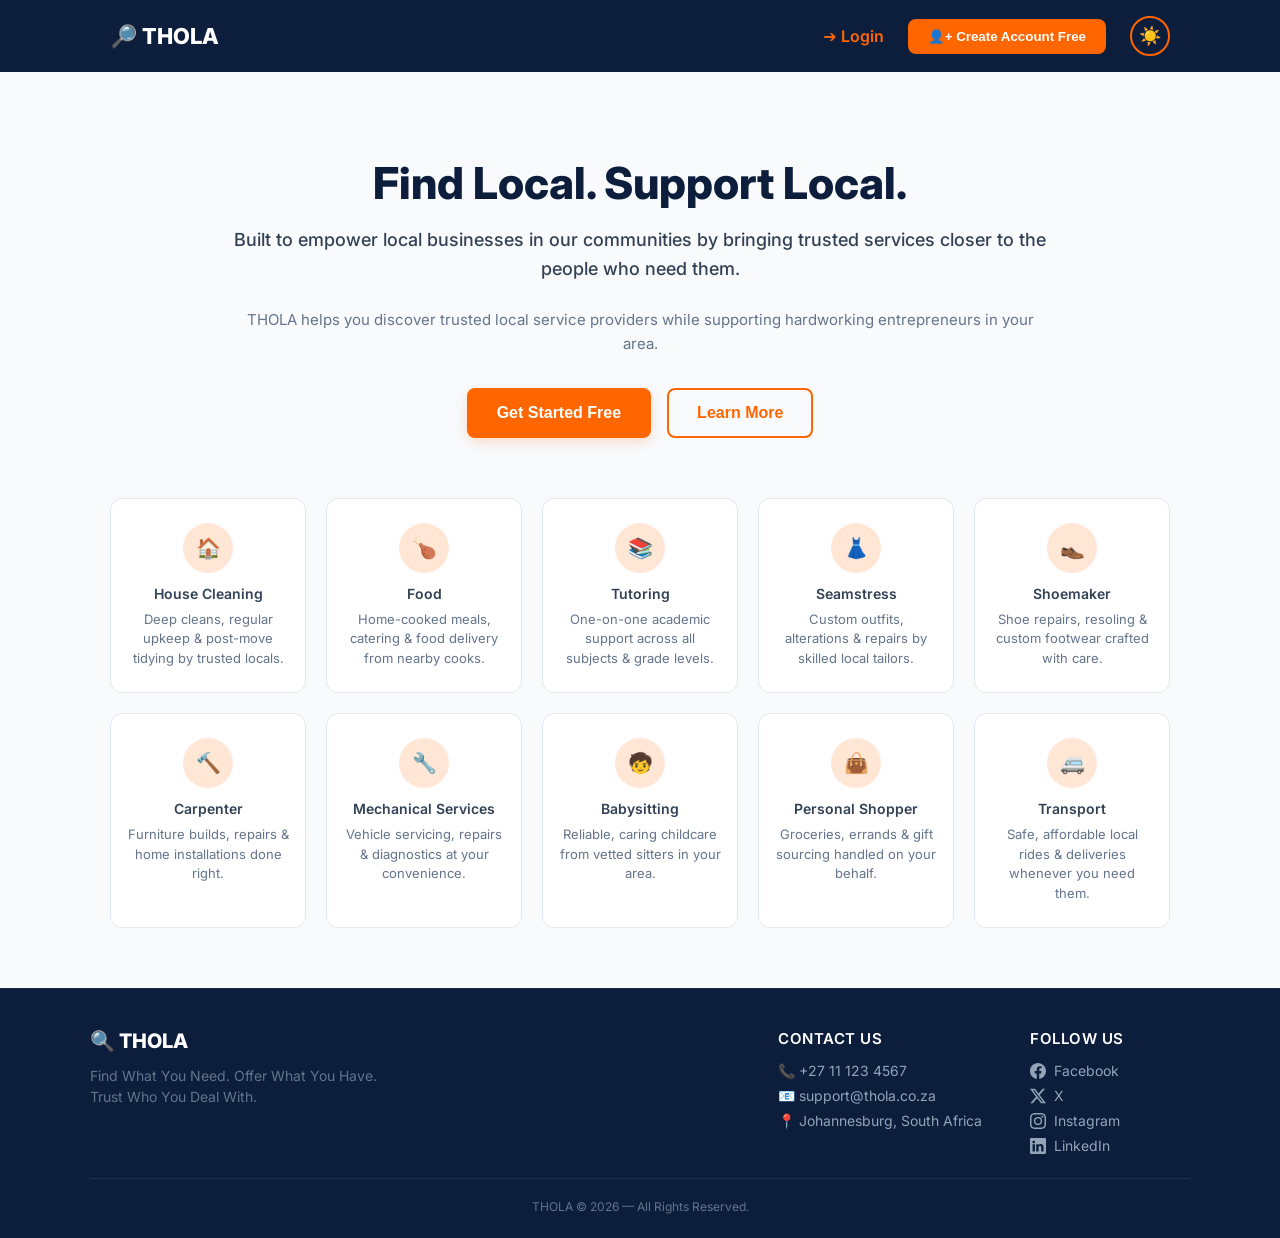
<file: html/index.html>
<!DOCTYPE html>
<html lang="en" data-theme="light">

<head>
  <meta charset="UTF-8">
  <meta name="viewport" content="width=device-width, initial-scale=1.0">
  <title>THOLA — Find Local Skills & Services in South Africa</title>
  <meta name="description" content="Discover trusted local skills, goods and services near you. THOLA connects South African communities with local providers.">
  <link rel="preconnect" href="https://fonts.googleapis.com" />
  <link rel="preconnect" href="https://fonts.gstatic.com" crossorigin />
  <link href="https://fonts.googleapis.com/css2?family=Inter:wght@400;500;600;700;800&display=swap" rel="stylesheet" />
  <link rel="stylesheet" href="../css/global.css">
  <link rel="stylesheet" href="../css/index.css">
</head>

<body>
  <!-- for the nav bar -->
  <nav class="navbar">
    <div class="nav-container">
      <div class="logo">
        <span class="logo-icon">&#128270;</span> THOLA
      </div>

      <button class="hamburger" aria-label="Toggle menu">
        <span></span><span></span><span></span>
      </button>
      <div class="nav-actions">
        <a href="login.html" class="login-link">➔ Login</a>
        <a href="register.html">
          <button class="btn-nav">&#128100;+ Create Account Free</button>
        </a>
        <button id="theme-toggle" class="btn-toggle" aria-label="Toggle dark mode" data-tooltip="Dark Mode">
          <span class="icon-sun">☀️</span>
          <span class="icon-moon">🌙</span>
        </button>
      </div>
    </div>
  </nav>

  <!-- Hero -->
  <section class="hero">
    <div class="hero-centered">
      <h1>Find Local. Support Local.</h1>

      <p class="lead-text">
        Built to empower local businesses in our communities by bringing trusted services closer to the people
        who need them.
      </p>

      <p class="sub-text">
        THOLA helps you discover trusted local service providers while supporting hardworking entrepreneurs in
        your area.
      </p>

      <div class="button-group">
        <a href="register.html">
          <button class="btn btn-create">Get Started Free</button>
        </a>
        <a href="learn-more.html">
          <button class="btn btn-learn-more">Learn More</button>
        </a>
      </div>
    </div>
  </section>

  <!-- Services -->
  <section class="services">
    <div class="services-container">

      <div class="service-card">
        <div class="icon-circle">&#127968;</div>
        <h3>House Cleaning</h3>
        <p class="card-desc">Deep cleans, regular upkeep &amp; post-move tidying by trusted locals.</p>
      </div>

      <div class="service-card">
        <div class="icon-circle">&#127831;</div>
        <h3>Food</h3>
        <p class="card-desc">Home-cooked meals, catering &amp; food delivery from nearby cooks.</p>
      </div>

      <div class="service-card">
        <div class="icon-circle">&#128218;</div>
        <h3>Tutoring</h3>
        <p class="card-desc">One-on-one academic support across all subjects &amp; grade levels.</p>
      </div>

      <div class="service-card">
        <div class="icon-circle">&#128087;</div>
        <h3>Seamstress</h3>
        <p class="card-desc">Custom outfits, alterations &amp; repairs by skilled local tailors.</p>
      </div>

      <div class="service-card">
        <div class="icon-circle">&#128094;</div>
        <h3>Shoemaker</h3>
        <p class="card-desc">Shoe repairs, resoling &amp; custom footwear crafted with care.</p>
      </div>

      <div class="service-card">
        <div class="icon-circle">&#128296;</div>
        <h3>Carpenter</h3>
        <p class="card-desc">Furniture builds, repairs &amp; home installations done right.</p>
      </div>

      <div class="service-card">
        <div class="icon-circle">&#128295;</div>
        <h3>Mechanical Services</h3>
        <p class="card-desc">Vehicle servicing, repairs &amp; diagnostics at your convenience.</p>
      </div>

      <div class="service-card">
        <div class="icon-circle">&#129490;</div>
        <h3>Babysitting</h3>
        <p class="card-desc">Reliable, caring childcare from vetted sitters in your area.</p>
      </div>

      <div class="service-card">
        <div class="icon-circle">&#128092;</div>
        <h3>Personal Shopper</h3>
        <p class="card-desc">Groceries, errands &amp; gift sourcing handled on your behalf.</p>
      </div>

      <div class="service-card">
        <div class="icon-circle">&#128656;</div>
        <h3>Transport</h3>
        <p class="card-desc">Safe, affordable local rides &amp; deliveries whenever you need them.</p>
      </div>

    </div>
  </section>

  <footer>
    <div class="footer-container">
        <div class="footer-top">
            <div class="footer-brand">
                <div class="footer-logo">🔍 THOLA</div>
                <p class="footer-tagline">Find What You Need. Offer What You Have. Trust Who You Deal With.</p>
            </div>
            <div class="footer-links-group">
                <div class="footer-col">
                    <h4>Contact Us</h4>
                    <p>📞 +27 11 123 4567</p>
                    <p>📧 support@thola.co.za</p>
                    <p>📍 Johannesburg, South Africa</p>
                </div>
                <div class="footer-col">
                    <h4>Follow Us</h4>
                    <div class="social-links">
                        <a href="#" class="social-icon" aria-label="Facebook">
                            <svg xmlns="http://www.w3.org/2000/svg" width="16" height="16" fill="currentColor" viewBox="0 0 16 16"><path d="M16 8.049c0-4.446-3.582-8.05-8-8.05C3.58 0-.002 3.603-.002 8.05c0 4.017 2.926 7.347 6.75 7.951v-5.625h-2.03V8.05H6.75V6.275c0-2.017 1.195-3.131 3.022-3.131.876 0 1.791.157 1.791.157v1.98h-1.009c-.993 0-1.303.621-1.303 1.258v1.51h2.218l-.354 2.326H9.25V16c3.824-.604 6.75-3.934 6.75-7.951z"/></svg> Facebook
                        </a>
                        <a href="#" class="social-icon" aria-label="X (Twitter)">
                            <svg xmlns="http://www.w3.org/2000/svg" width="16" height="16" fill="currentColor" viewBox="0 0 16 16"><path d="M12.6.75h2.454l-5.36 6.142L16 15.25h-4.937l-3.867-5.07-4.425 5.07H.316l5.733-6.57L0 .75h5.063l3.495 4.633L12.601.75Zm-.86 13.028h1.36L4.323 2.145H2.865l8.875 11.633Z"/></svg> X
                        </a>
                        <a href="#" class="social-icon" aria-label="Instagram">
                            <svg xmlns="http://www.w3.org/2000/svg" width="16" height="16" fill="currentColor" viewBox="0 0 16 16"><path d="M8 0C5.829 0 5.556.01 4.703.048 3.85.088 3.269.222 2.76.42a3.917 3.917 0 0 0-1.417.923A3.927 3.927 0 0 0 .42 2.76C.222 3.268.087 3.85.048 4.7.01 5.555 0 5.827 0 8.001c0 2.172.01 2.444.048 3.297.04.852.174 1.433.372 1.942.205.526.478.972.923 1.417.444.445.89.719 1.416.923.51.198 1.09.333 1.942.372C5.555 15.99 5.827 16 8 16s2.444-.01 3.298-.048c.851-.04 1.434-.174 1.943-.372a3.916 3.916 0 0 0 1.416-.923c.445-.445.718-.891.923-1.417.197-.509.332-1.09.372-1.942C15.99 10.445 16 10.173 16 8s-.01-2.444-.048-3.298c-.04-.851-.175-1.433-.372-1.941a3.926 3.926 0 0 0-.923-1.417A3.911 3.911 0 0 0 13.24.42c-.51-.198-1.092-.333-1.943-.372C10.443.01 10.172 0 7.998 0h.003zm-.717 1.442h.718c2.136 0 2.389.007 3.232.046.78.035 1.204.166 1.486.275.373.145.64.319.92.599.28.28.453.546.598.92.11.281.24.705.275 1.485.039.843.047 1.096.047 3.231s-.008 2.389-.047 3.232c-.035.78-.166 1.203-.275 1.485a2.47 2.47 0 0 1-.599.919c-.28.28-.546.453-.92.598-.28.11-.704.24-1.485.276-.843.038-1.096.047-3.232.047s-2.39-.009-3.233-.047c-.78-.036-1.203-.166-1.485-.276a2.478 2.478 0 0 1-.92-.598 2.48 2.48 0 0 1-.6-.92c-.109-.281-.24-.705-.275-1.485-.038-.843-.046-1.096-.046-3.233 0-2.136.008-2.388.046-3.231.036-.78.166-1.204.276-1.486.145-.373.319-.64.599-.92.28-.28.546-.453.92-.598.282-.11.705-.24 1.485-.276.738-.034 1.024-.044 2.515-.045v.002zm4.988 1.328a.96.96 0 1 0 0 1.92.96.96 0 0 0 0-1.92zm-4.27 1.122a4.109 4.109 0 1 0 0 8.217 4.109 4.109 0 0 0 0-8.217zm0 1.441a2.667 2.667 0 1 1 0 5.334 2.667 2.667 0 0 1 0-5.334z"/></svg> Instagram
                        </a>
                        <a href="#" class="social-icon" aria-label="LinkedIn">
                            <svg xmlns="http://www.w3.org/2000/svg" width="16" height="16" fill="currentColor" viewBox="0 0 16 16"><path d="M0 1.146C0 .513.526 0 1.175 0h13.65C15.474 0 16 .513 16 1.146v13.708c0 .633-.526 1.146-1.175 1.146H1.175C.526 16 0 15.487 0 14.854V1.146zm4.943 12.248V6.169H2.542v7.225h2.401zm-1.2-8.212c.837 0 1.358-.554 1.358-1.248-.015-.709-.52-1.248-1.342-1.248-.822 0-1.359.54-1.359 1.248 0 .694.521 1.248 1.327 1.248h.016zm4.908 8.212V9.359c0-.216.016-.432.08-.586.173-.431.568-.878 1.232-.878.869 0 1.216.662 1.216 1.634v3.865h2.401V9.25c0-2.22-1.184-3.252-2.764-3.252-1.274 0-1.845.7-2.165 1.193v.025h-.016a5.54 5.54 0 0 1 .016-.025V6.169h-2.4c.03.678 0 7.225 0 7.225h2.4z"/></svg> LinkedIn
                        </a>
                    </div>
                </div>
            </div>
        </div>
        <hr class="footer-divider">
        <div class="footer-bottom">
            <p>THOLA &copy; 2026 — All Rights Reserved.</p>
        </div>
    </div>
  </footer>
  <script src="../js/main.js"></script>

</body>

</html>
</file>
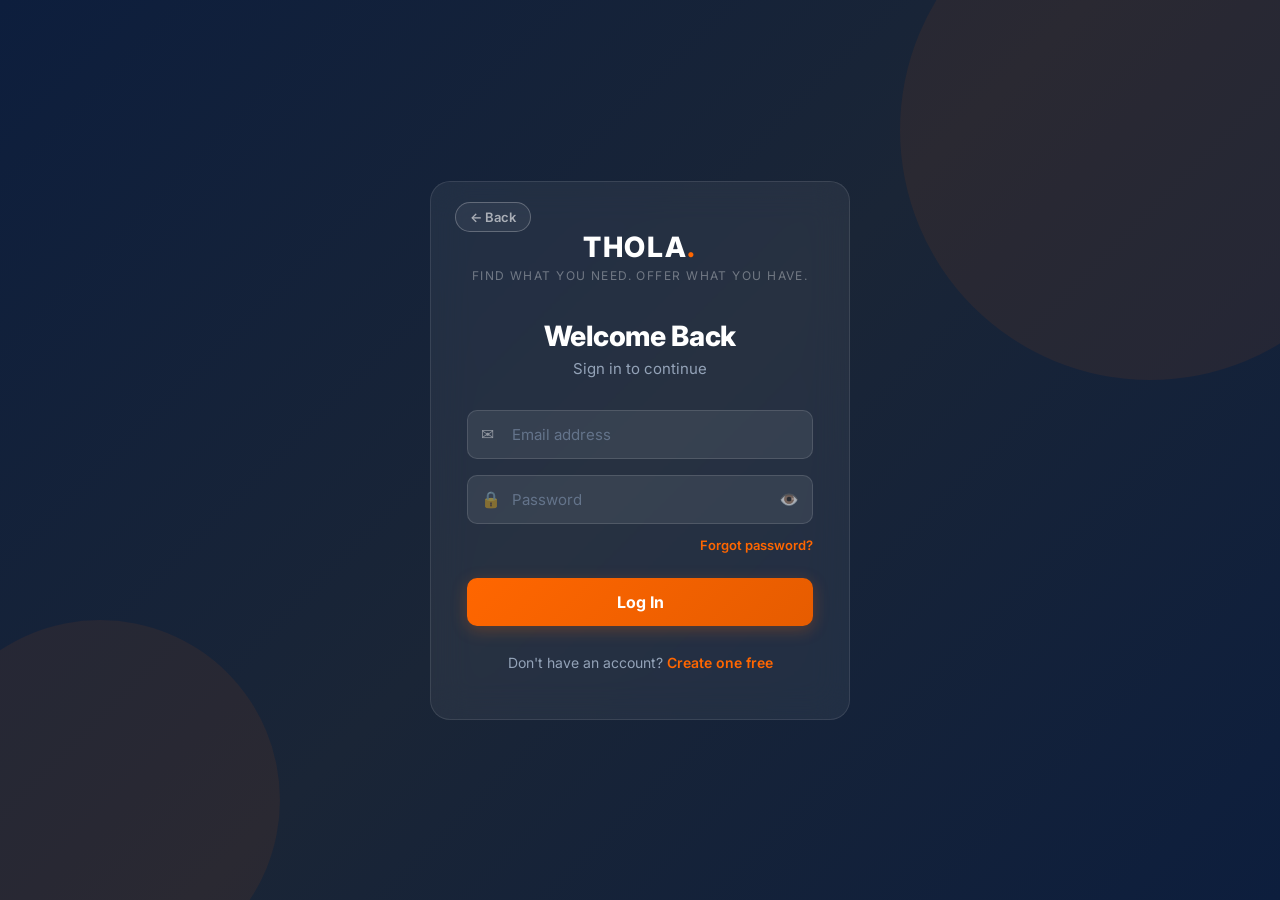
<file: html/chat.html>
<!DOCTYPE html>
<html lang="en" data-theme="light">
<head>
<meta charset="UTF-8">
<meta name="viewport" content="width=device-width, initial-scale=1.0">
<title>THOLA — Chat</title>
    <link rel="stylesheet" href="../css/global.css">
    <link rel="stylesheet" href="../css/chat.css">
</head>

<body class="chat-page-body" data-page="chat">

<!-- NAVBAR -->
<nav class="navbar" style="flex-shrink:0;">
    <div class="nav-container">
        <a href="dashboard.html" class="logo" style="text-decoration:none;color:inherit;">🔍 THOLA</a>
        <button class="hamburger" aria-label="Toggle menu">
            <span></span><span></span><span></span>
        </button>
        <div class="nav-actions">
            <a href="profile.html" class="login-link" id="profileNavLink">&#128100; My Profile</a>
            <button id="theme-toggle" class="btn-toggle" aria-label="Toggle dark mode" data-tooltip="Dark Mode">
                <span class="icon-sun">☀️</span>
                <span class="icon-moon">🌙</span>
            </button>
        </div>
    </div>
</nav>

<!-- Main content fills remaining height -->
<div class="chat-main">

    <!-- Back button strip -->
    <div class="chat-back-strip">
        <a href="dashboard.html" class="back-link">← Back</a>
    </div>

    <!-- The actual chat box -->
    <div class="chat-box">

        <!-- Sidebar: conversations list -->
        <aside class="chat-box-sidebar">
            <div class="chat-box-sidebar-header">Messages</div>
            <div class="chat-box-list" id="chatList">
                <div class="chat-item active" onclick="switchChat(0)">
                    <div class="seller-avatar avatar-sm">TM</div>
                    <div class="chat-item-info">
                        <div class="chat-item-name">Thabo M.</div>
                        <div class="chat-item-preview">Deal at R320 ✅</div>
                    </div>
                    <div class="chat-item-time">2m</div>
                </div>
                <div class="chat-item" onclick="switchChat(1)">
                    <div class="seller-avatar avatar-sm">NS</div>
                    <div class="chat-item-info">
                        <div class="chat-item-name">Naledi S.</div>
                        <div class="chat-item-preview">Is it still available?</div>
                    </div>
                    <div class="chat-item-time">1h</div>
                </div>
            </div>
        </aside>

        <!-- Right: message window -->
        <section class="chat-box-window">

            <!-- Header -->
            <div class="chat-box-header">
                <div class="chat-header-info">
                    <div class="seller-avatar avatar-md">TM</div>
                    <div>
                        <div class="chat-header-name">Thabo M. <span class="verified-badge">✓ Verified</span></div>
                        <div class="chat-header-sub">Professional House Cleaning • R350/session</div>
                    </div>
                </div>
                <div class="chat-header-status">
                    <div class="online-dot"></div>
                    <span class="online-label">Online</span>
                </div>
            </div>

            <!-- Messages area -->
            <div class="chat-box-messages" id="chatMessages"></div>

            <!-- Offer bar -->
            <div class="chat-box-offer">
                <span class="offer-label">💰 Offer:</span>
                <input type="number" id="offerInput" class="offer-input" placeholder="Amount in R" style="flex:1;min-width:0;">
                <button class="btn-accept" onclick="sendOffer()">Send Offer</button>
            </div>

            <!-- Input row -->
            <div class="chat-box-input-row">
                <textarea id="chatInput" class="chat-box-textarea" rows="2" placeholder="Type a message... (Enter to send)"></textarea>
                <button class="chat-box-send" onclick="sendMessage()">➤</button>
            </div>

        </section>
    </div>
</div>

<!-- FOOTER -->
<footer>
    <div class="footer-container">
        <div class="footer-top">
            <div class="footer-brand">
                <div class="footer-logo">🔍 THOLA</div>
                <p class="footer-tagline">Find What You Need. Offer What You Have. Trust Who You Deal With.</p>
            </div>
            <div class="footer-links-group">
                <div class="footer-col">
                    <h4>Contact Us</h4>
                    <p>📞 +27 11 123 4567</p>
                    <p>📧 support@thola.co.za</p>
                    <p>📍 Johannesburg, South Africa</p>
                </div>
                <div class="footer-col">
                    <h4>Follow Us</h4>
                    <div class="social-links">
                        <a href="#" class="social-icon" aria-label="Facebook">
                            <svg xmlns="http://www.w3.org/2000/svg" width="16" height="16" fill="currentColor" viewBox="0 0 16 16"><path d="M16 8.049c0-4.446-3.582-8.05-8-8.05C3.58 0-.002 3.603-.002 8.05c0 4.017 2.926 7.347 6.75 7.951v-5.625h-2.03V8.05H6.75V6.275c0-2.017 1.195-3.131 3.022-3.131.876 0 1.791.157 1.791.157v1.98h-1.009c-.993 0-1.303.621-1.303 1.258v1.51h2.218l-.354 2.326H9.25V16c3.824-.604 6.75-3.934 6.75-7.951z"/></svg> Facebook
                        </a>
                        <a href="#" class="social-icon" aria-label="X (Twitter)">
                            <svg xmlns="http://www.w3.org/2000/svg" width="16" height="16" fill="currentColor" viewBox="0 0 16 16"><path d="M12.6.75h2.454l-5.36 6.142L16 15.25h-4.937l-3.867-5.07-4.425 5.07H.316l5.733-6.57L0 .75h5.063l3.495 4.633L12.601.75Zm-.86 13.028h1.36L4.323 2.145H2.865l8.875 11.633Z"/></svg> X
                        </a>
                        <a href="#" class="social-icon" aria-label="Instagram">
                            <svg xmlns="http://www.w3.org/2000/svg" width="16" height="16" fill="currentColor" viewBox="0 0 16 16"><path d="M8 0C5.829 0 5.556.01 4.703.048 3.85.088 3.269.222 2.76.42a3.917 3.917 0 0 0-1.417.923A3.927 3.927 0 0 0 .42 2.76C.222 3.268.087 3.85.048 4.7.01 5.555 0 5.827 0 8.001c0 2.172.01 2.444.048 3.297.04.852.174 1.433.372 1.942.205.526.478.972.923 1.417.444.445.89.719 1.416.923.51.198 1.09.333 1.942.372C5.555 15.99 5.827 16 8 16s2.444-.01 3.298-.048c.851-.04 1.434-.174 1.943-.372a3.916 3.916 0 0 0 1.416-.923c.445-.445.718-.891.923-1.417.197-.509.332-1.09.372-1.942C15.99 10.445 16 10.173 16 8s-.01-2.444-.048-3.298c-.04-.851-.175-1.433-.372-1.941a3.926 3.926 0 0 0-.923-1.417A3.911 3.911 0 0 0 13.24.42c-.51-.198-1.092-.333-1.943-.372C10.443.01 10.172 0 7.998 0h.003zm-.717 1.442h.718c2.136 0 2.389.007 3.232.046.78.035 1.204.166 1.486.275.373.145.64.319.92.599.28.28.453.546.598.92.11.281.24.705.275 1.485.039.843.047 1.096.047 3.231s-.008 2.389-.047 3.232c-.035.78-.166 1.203-.275 1.485a2.47 2.47 0 0 1-.599.919c-.28.28-.546.453-.92.598-.28.11-.704.24-1.485.276-.843.038-1.096.047-3.232.047s-2.39-.009-3.233-.047c-.78-.036-1.203-.166-1.485-.276a2.478 2.478 0 0 1-.92-.598 2.48 2.48 0 0 1-.6-.92c-.109-.281-.24-.705-.275-1.485-.038-.843-.046-1.096-.046-3.233 0-2.136.008-2.388.046-3.231.036-.78.166-1.204.276-1.486.145-.373.319-.64.599-.92.28-.28.546-.453.92-.598.282-.11.705-.24 1.485-.276.738-.034 1.024-.044 2.515-.045v.002zm4.988 1.328a.96.96 0 1 0 0 1.92.96.96 0 0 0 0-1.92zm-4.27 1.122a4.109 4.109 0 1 0 0 8.217 4.109 4.109 0 0 0 0-8.217zm0 1.441a2.667 2.667 0 1 1 0 5.334 2.667 2.667 0 0 1 0-5.334z"/></svg> Instagram
                        </a>
                        <a href="#" class="social-icon" aria-label="LinkedIn">
                            <svg xmlns="http://www.w3.org/2000/svg" width="16" height="16" fill="currentColor" viewBox="0 0 16 16"><path d="M0 1.146C0 .513.526 0 1.175 0h13.65C15.474 0 16 .513 16 1.146v13.708c0 .633-.526 1.146-1.175 1.146H1.175C.526 16 0 15.487 0 14.854V1.146zm4.943 12.248V6.169H2.542v7.225h2.401zm-1.2-8.212c.837 0 1.358-.554 1.358-1.248-.015-.709-.52-1.248-1.342-1.248-.822 0-1.359.54-1.359 1.248 0 .694.521 1.248 1.327 1.248h.016zm4.908 8.212V9.359c0-.216.016-.432.08-.586.173-.431.568-.878 1.232-.878.869 0 1.216.662 1.216 1.634v3.865h2.401V9.25c0-2.22-1.184-3.252-2.764-3.252-1.274 0-1.845.7-2.165 1.193v.025h-.016a5.54 5.54 0 0 1 .016-.025V6.169h-2.4c.03.678 0 7.225 0 7.225h2.4z"/></svg> LinkedIn
                        </a>
                    </div>
                </div>
            </div>
        </div>
        <hr class="footer-divider">
        <div class="footer-bottom">
            <p>THOLA &copy; 2026 — All Rights Reserved.</p>
        </div>
    </div>
</footer>

<script src="../js/main.js"></script>
<script src="../js/chat.js"></script>
</body>
</html>
</file>
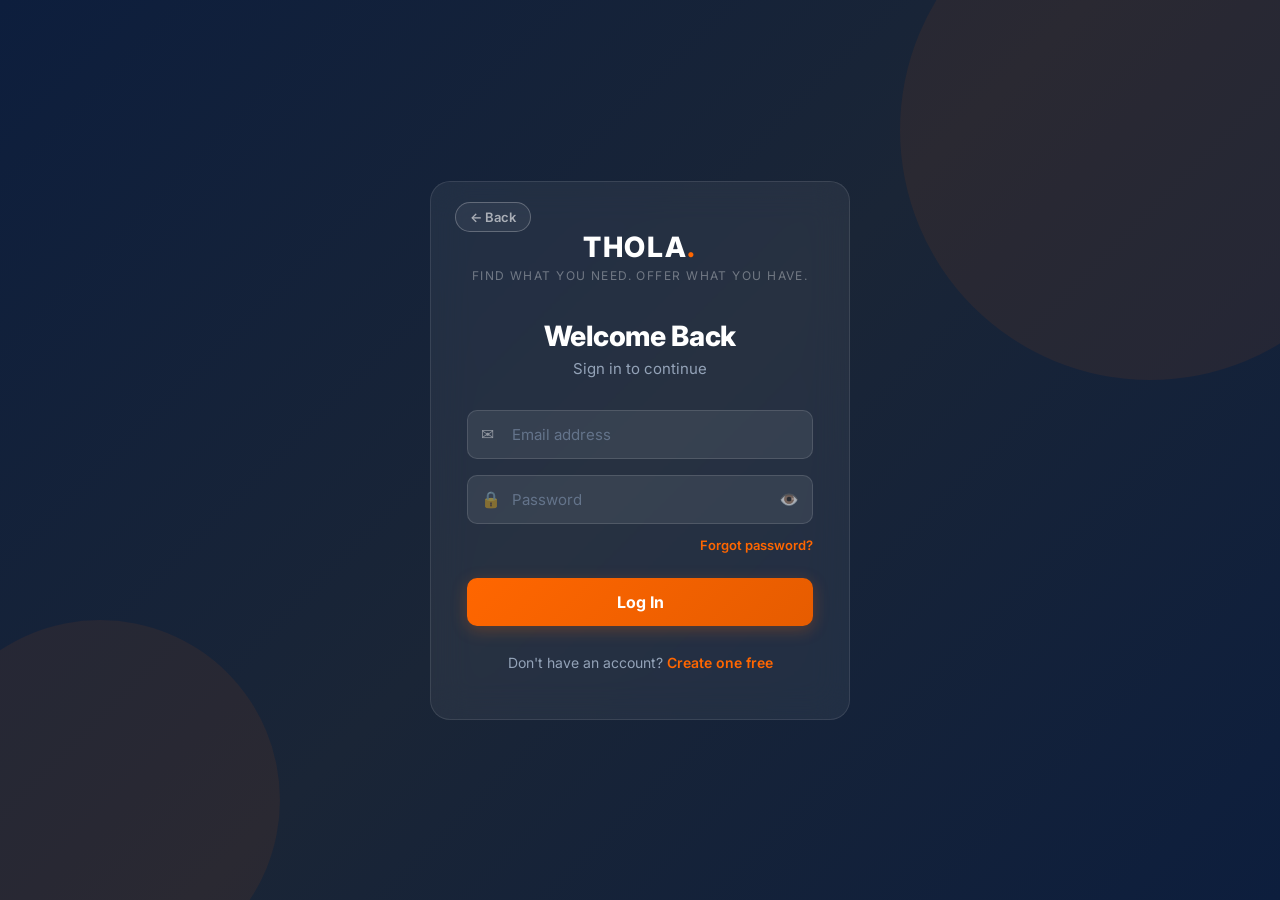
<file: html/dashboard.html>
<!DOCTYPE html>
<html lang="en" data-theme="light">
<head>
    <meta charset="UTF-8">
    <meta name="viewport" content="width=device-width, initial-scale=1.0">
    <title>THOLA — Dashboard</title>
    <meta name="description" content="Browse skills, goods and services near you on THOLA — South Africa's community marketplace.">
        <link rel="stylesheet" href="../css/global.css">
    <link rel="stylesheet" href="../css/dashboard.css">
    <link href="https://fonts.googleapis.com/css2?family=Inter:wght@400;500;600;700;800&display=swap" rel="stylesheet">
    
</head>
<body class="dashboard-page">

    <!-- MODAL: Choose what to post -->
    <div class="modal-overlay" id="postModal">
        <div class="modal-box">
            <div class="modal-title">What would you like to post?</div>
            <div class="modal-sub">Choose the listing type that best describes your offering</div>
            <div class="modal-options">
                <a href="post-listing.html?type=skill" class="modal-option" onclick="closeModal()">
                    <div class="modal-option-icon">🛠️</div>
                    <div class="modal-option-title">Skill / Service</div>
                    <div class="modal-option-desc">Cleaning, tutoring, repairs, babysitting and more</div>
                </a>
                <a href="post-listing.html?type=goods" class="modal-option" onclick="closeModal()">
                    <div class="modal-option-icon">📦</div>
                    <div class="modal-option-title">Goods / Product</div>
                    <div class="modal-option-desc">Homemade food, crafts, second-hand items and more</div>
                </a>
                <a href="post-listing.html?type=job" class="modal-option" onclick="closeModal()">
                    <div class="modal-option-icon">💼</div>
                    <div class="modal-option-title">Job / Opportunity</div>
                    <div class="modal-option-desc">Looking for someone to hire for a task or project</div>
                </a>
                <a href="post-listing.html?type=request" class="modal-option" onclick="closeModal()">
                    <div class="modal-option-icon">🙏</div>
                    <div class="modal-option-title">Request / Need</div>
                    <div class="modal-option-desc">Looking for a specific skill or item in your area</div>
                </a>
            </div>
            <button class="modal-close" onclick="closeModal()">✕ Cancel</button>
        </div>
    </div>

    <!-- SINGLE PROFESSIONAL NAVBAR -->
    <nav class="navbar">
        <div class="nav-container">
            <a href="dashboard.html" class="logo" style="text-decoration: none; color: inherit;">🔍 THOLA</a>
            
        <button class="hamburger" aria-label="Toggle menu">
            <span></span><span></span><span></span>
        </button>
        <div class="nav-actions">
                <a href="search.html" class="login-link">🔍 Search</a>
                <a href="chat.html" class="login-link">💬 Chat</a>
                <a href="profile.html" class="login-link" id="profileNavLink">👤 My Profile</a>
                <button class="btn-nav" onclick="openModal()">+ Post a Listing</button>
                <button id="theme-toggle" class="btn-toggle" aria-label="Toggle dark mode" data-tooltip="Dark Mode">
                    <span class="icon-sun">☀️</span>
                    <span class="icon-moon">🌙</span>
                </button>
            </div>
        </div>
    </nav>

    <!-- HERO WELCOME BANNER -->
    <section class="dash-hero">
        <div class="dash-hero-container">
            <div class="dash-hero-text">
                <h2>Welcome back, <span id="heroUserName">there</span> 👋</h2>
                <p>Browse skills and goods available near you right now.</p>
            </div>
        </div>
    </section>

    <!-- SEARCH & FILTERS -->
    <section class="search-bar-section">
        <div class="dash-search-wrap">
            <div class="dash-search-row">
                <div class="dash-search-input-wrap">
                    <span class="dash-search-icon">🔍</span>
                    <input type="text" class="dash-search-input" id="searchInput" placeholder="Search for a skill or goods..." />
                </div>
                <select class="dash-filter-select" id="categoryFilter">
                    <option value="">All Categories</option>
                    <option value="cleaning">House Cleaning</option>
                    <option value="food">Food</option>
                    <option value="tutoring">Tutoring</option>
                    <option value="repairs">Phone Repairs</option>
                    <option value="babysitting">Babysitting</option>
                    <option value="transport">Transport</option>
                </select>
                <select class="dash-filter-select" id="provinceFilter">
                    <option value="">All Provinces</option>
                    <option value="eastern-cape">Eastern Cape</option>
                    <option value="free-state">Free State</option>
                    <option value="gauteng">Gauteng</option>
                    <option value="kzn">KwaZulu-Natal</option>
                    <option value="limpopo">Limpopo</option>
                    <option value="mpumalanga">Mpumalanga</option>
                    <option value="north-west">North West</option>
                    <option value="northern-cape">Northern Cape</option>
                    <option value="western-cape">Western Cape</option>
                </select>
                <button class="dash-search-btn" onclick="filterListings()">Search</button>
            </div>

        </div>
    </section>

    <!-- LISTINGS -->
    <main class="listings-section">
        <div class="listings-header">
            <div class="listings-title-group">
                <h3 id="listingsTitle">Listings Near You</h3>
                <span class="listings-subtitle">Click any listing to view details</span>
            </div>
            <span id="listingsCount">Showing 5 listings</span>
        </div>

        <div class="listings-grid" id="listingsGrid">

            <div class="listing-card" data-id="dummy-1" data-type="skill" data-category="cleaning" data-province="gauteng" data-near="true">
                <a href="listing-detail.html?id=dummy-1" class="card-view-link" aria-label="View listing"></a>
                <div class="card-top">
                    <span class="category-badge">Skill</span>
                    <div class="card-icon">🏠</div>
                </div>
                <h4 class="card-title">Professional House Cleaning</h4>
                <p class="card-description">Thorough, reliable home and office cleaning in Johannesburg. Custom rates available.</p>
                <div class="card-price">R350 <span>/ session</span></div>
                <div class="card-seller">
                    <div class="seller-avatar">TM</div>
                    <div class="seller-info">
                        <div class="seller-name">Thabo M. <span class="verified-badge">&#10003; Verified</span></div>
                        <div class="seller-location">&#128205; Gauteng &bull; 2 km away</div>
                    </div>
                    <div class="star-rating">&#9733; 4.8</div>
                </div>
                <div class="card-actions">
                    <button class="btn-book" onclick="window.location.href='listing-detail.html?id=dummy-1'">Book Now</button>
                    <button class="btn-offer" onclick="window.location.href='chat.html'">Make Offer</button>
                </div>
            </div>

            <div class="listing-card" data-id="dummy-2" data-type="goods" data-category="food" data-province="western-cape" data-near="false">
                <a href="listing-detail.html?id=dummy-2" class="card-view-link" aria-label="View listing"></a>
                <div class="card-top">
                    <span class="category-badge goods">Goods</span>
                    <div class="card-icon">🍱</div>
                </div>
                <h4 class="card-title">Traditional Homemade Platters</h4>
                <p class="card-description">Fresh traditional South African meals prepared daily. Free delivery within Cape Town.</p>
                <div class="card-price">R85 <span>/ platter</span></div>
                <div class="card-seller">
                    <div class="seller-avatar">NS</div>
                    <div class="seller-info">
                        <div class="seller-name">Naledi S. <span class="verified-badge">&#10003; Verified</span></div>
                        <div class="seller-location">&#128205; Western Cape &bull; 15 km</div>
                    </div>
                    <div class="star-rating">&#9733; 4.9</div>
                </div>
                <div class="card-actions">
                    <button class="btn-book" onclick="window.location.href='listing-detail.html?id=dummy-2'">Order Now</button>
                    <button class="btn-offer" onclick="window.location.href='chat.html'">Make Offer</button>
                </div>
            </div>

            <div class="listing-card" data-id="dummy-3" data-type="skill" data-category="tutoring" data-province="kzn" data-near="true">
                <a href="listing-detail.html?id=dummy-3" class="card-view-link" aria-label="View listing"></a>
                <div class="card-top">
                    <span class="category-badge">Skill</span>
                    <div class="card-icon">📚</div>
                </div>
                <h4 class="card-title">High School Maths &amp; Science Tutoring</h4>
                <p class="card-description">University engineering student offering top-quality matric exam prep sessions.</p>
                <div class="card-price">R150 <span>/ hour</span></div>
                <div class="card-seller">
                    <div class="seller-avatar">SK</div>
                    <div class="seller-info">
                        <div class="seller-name">Sipho K. <span class="verified-badge">&#10003; Verified</span></div>
                        <div class="seller-location">&#128205; KwaZulu-Natal &bull; 4 km</div>
                    </div>
                    <div class="star-rating">&#9733; 4.7</div>
                </div>
                <div class="card-actions">
                    <button class="btn-book" onclick="window.location.href='listing-detail.html?id=dummy-3'">Book Slot</button>
                    <button class="btn-offer" onclick="window.location.href='chat.html'">Inquire</button>
                </div>
            </div>

            <div class="listing-card" data-id="dummy-4" data-type="skill" data-category="repairs" data-province="gauteng" data-near="false">
                <a href="listing-detail.html?id=dummy-4" class="card-view-link" aria-label="View listing"></a>
                <div class="card-top">
                    <span class="category-badge">Skill</span>
                    <div class="card-icon">🔧</div>
                </div>
                <h4 class="card-title">Fast Screen &amp; Battery Replacements</h4>
                <p class="card-description">On-site smartphone repairs. Original parts with 6-month warranty.</p>
                <div class="card-price">R600 <span>/ device</span></div>
                <div class="card-seller">
                    <div class="seller-avatar">LT</div>
                    <div class="seller-info">
                        <div class="seller-name">Lebo T. <span class="verified-badge">&#10003; Verified</span></div>
                        <div class="seller-location">&#128205; Gauteng &bull; 12 km</div>
                    </div>
                    <div class="star-rating">&#9733; 4.9</div>
                </div>
                <div class="card-actions">
                    <button class="btn-book" onclick="window.location.href='listing-detail.html?id=dummy-4'">Book Repair</button>
                    <button class="btn-offer" onclick="window.location.href='chat.html'">Get Quote</button>
                </div>
            </div>

            <div class="listing-card" data-id="dummy-5" data-type="skill" data-category="transport" data-province="gauteng" data-near="true">
                <a href="listing-detail.html?id=dummy-5" class="card-view-link" aria-label="View listing"></a>
                <div class="card-top">
                    <span class="category-badge">Skill</span>
                    <div class="card-icon">🚗</div>
                </div>
                <h4 class="card-title">6tuy Transport Services</h4>
                <p class="card-description">Affordable and reliable local transport, moving, and delivery services across the province.</p>
                <div class="card-price">R150 <span>/ trip</span></div>
                <div class="card-seller">
                    <div class="seller-avatar">KM</div>
                    <div class="seller-info">
                        <div class="seller-name">Kabelo M. <span class="verified-badge">&#10003; Verified</span></div>
                        <div class="seller-location">&#128205; Gauteng &bull; 5 km away</div>
                    </div>
                    <div class="star-rating">&#9733; 4.7</div>
                </div>
                <div class="card-actions">
                    <button class="btn-book" onclick="window.location.href='listing-detail.html?id=dummy-5'">Book Now</button>
                    <button class="btn-offer" onclick="window.location.href='chat.html'">Make Offer</button>
                </div>
            </div>

        </div>

        <div class="no-results" id="noResults">
            <div class="no-results-icon">🔍</div>
            <h3 class="no-results-title">No Listings Found</h3>
            <p class="no-results-sub">We couldn't find anything matching your search criteria. Try adjusting your filters or search terms.</p>
            <button class="btn-reset" onclick="resetDashboardFilters()">Reset All Filters</button>
        </div>
    </main>

    <!-- FOOTER -->
    <footer>
        <div class="footer-container">
            <div class="footer-top">
                <div class="footer-brand">
                    <div class="footer-logo">🔍 THOLA</div>
                    <p class="footer-tagline">Find What You Need. Offer What You Have. Trust Who You Deal With.</p>
                </div>
                <div class="footer-links-group">
                    <div class="footer-col">
                        <h4>Contact Us</h4>
                        <p>📞 +27 11 123 4567</p>
                        <p>📧 support@thola.co.za</p>
                        <p>📍 Johannesburg, South Africa</p>
                    </div>
                    <div class="footer-col">
                        <h4>Follow Us</h4>
                        <div class="social-links">
                            <a href="#" class="social-icon" aria-label="Facebook">
                                <svg xmlns="http://www.w3.org/2000/svg" width="16" height="16" fill="currentColor" viewBox="0 0 16 16"><path d="M16 8.049c0-4.446-3.582-8.05-8-8.05C3.58 0-.002 3.603-.002 8.05c0 4.017 2.926 7.347 6.75 7.951v-5.625h-2.03V8.05H6.75V6.275c0-2.017 1.195-3.131 3.022-3.131.876 0 1.791.157 1.791.157v1.98h-1.009c-.993 0-1.303.621-1.303 1.258v1.51h2.218l-.354 2.326H9.25V16c3.824-.604 6.75-3.934 6.75-7.951z"/></svg> Facebook
                            </a>
                            <a href="#" class="social-icon" aria-label="X (Twitter)">
                                <svg xmlns="http://www.w3.org/2000/svg" width="16" height="16" fill="currentColor" viewBox="0 0 16 16"><path d="M12.6.75h2.454l-5.36 6.142L16 15.25h-4.937l-3.867-5.07-4.425 5.07H.316l5.733-6.57L0 .75h5.063l3.495 4.633L12.601.75Zm-.86 13.028h1.36L4.323 2.145H2.865l8.875 11.633Z"/></svg> X
                            </a>
                            <a href="#" class="social-icon" aria-label="Instagram">
                                <svg xmlns="http://www.w3.org/2000/svg" width="16" height="16" fill="currentColor" viewBox="0 0 16 16"><path d="M8 0C5.829 0 5.556.01 4.703.048 3.85.088 3.269.222 2.76.42a3.917 3.917 0 0 0-1.417.923A3.927 3.927 0 0 0 .42 2.76C.222 3.268.087 3.85.048 4.7.01 5.555 0 5.827 0 8.001c0 2.172.01 2.444.048 3.297.04.852.174 1.433.372 1.942.205.526.478.972.923 1.417.444.445.89.719 1.416.923.51.198 1.09.333 1.942.372C5.555 15.99 5.827 16 8 16s2.444-.01 3.298-.048c.851-.04 1.434-.174 1.943-.372a3.916 3.916 0 0 0 1.416-.923c.445-.445.718-.891.923-1.417.197-.509.332-1.09.372-1.942C15.99 10.445 16 10.173 16 8s-.01-2.444-.048-3.298c-.04-.851-.175-1.433-.372-1.941a3.926 3.926 0 0 0-.923-1.417A3.911 3.911 0 0 0 13.24.42c-.51-.198-1.092-.333-1.943-.372C10.443.01 10.172 0 7.998 0h.003zm-.717 1.442h.718c2.136 0 2.389.007 3.232.046.78.035 1.204.166 1.486.275.373.145.64.319.92.599.28.28.453.546.598.92.11.281.24.705.275 1.485.039.843.047 1.096.047 3.231s-.008 2.389-.047 3.232c-.035.78-.166 1.203-.275 1.485a2.47 2.47 0 0 1-.599.919c-.28.28-.546.453-.92.598-.28.11-.704.24-1.485.276-.843.038-1.096.047-3.232.047s-2.39-.009-3.233-.047c-.78-.036-1.203-.166-1.485-.276a2.478 2.478 0 0 1-.92-.598 2.48 2.48 0 0 1-.6-.92c-.109-.281-.24-.705-.275-1.485-.038-.843-.046-1.096-.046-3.233 0-2.136.008-2.388.046-3.231.036-.78.166-1.204.276-1.486.145-.373.319-.64.599-.92.28-.28.546-.453.92-.598.282-.11.705-.24 1.485-.276.738-.034 1.024-.044 2.515-.045v.002zm4.988 1.328a.96.96 0 1 0 0 1.92.96.96 0 0 0 0-1.92zm-4.27 1.122a4.109 4.109 0 1 0 0 8.217 4.109 4.109 0 0 0 0-8.217zm0 1.441a2.667 2.667 0 1 1 0 5.334 2.667 2.667 0 0 1 0-5.334z"/></svg> Instagram
                            </a>
                            <a href="#" class="social-icon" aria-label="LinkedIn">
                                <svg xmlns="http://www.w3.org/2000/svg" width="16" height="16" fill="currentColor" viewBox="0 0 16 16"><path d="M0 1.146C0 .513.526 0 1.175 0h13.65C15.474 0 16 .513 16 1.146v13.708c0 .633-.526 1.146-1.175 1.146H1.175C.526 16 0 15.487 0 14.854V1.146zm4.943 12.248V6.169H2.542v7.225h2.401zm-1.2-8.212c.837 0 1.358-.554 1.358-1.248-.015-.709-.52-1.248-1.342-1.248-.822 0-1.359.54-1.359 1.248 0 .694.521 1.248 1.327 1.248h.016zm4.908 8.212V9.359c0-.216.016-.432.08-.586.173-.431.568-.878 1.232-.878.869 0 1.216.662 1.216 1.634v3.865h2.401V9.25c0-2.22-1.184-3.252-2.764-3.252-1.274 0-1.845.7-2.165 1.193v.025h-.016a5.54 5.54 0 0 1 .016-.025V6.169h-2.4c.03.678 0 7.225 0 7.225h2.4z"/></svg> LinkedIn
                            </a>
                        </div>
                    </div>
                </div>
            </div>
            <hr class="footer-divider">
            <div class="footer-bottom">
                <p>THOLA &copy; 2026 — All Rights Reserved.</p>
            </div>
        </div>
    </footer>

    <script src="../js/main.js"></script>
    <script src="../js/dashboard.js"></script>
</body>
</html>
</file>
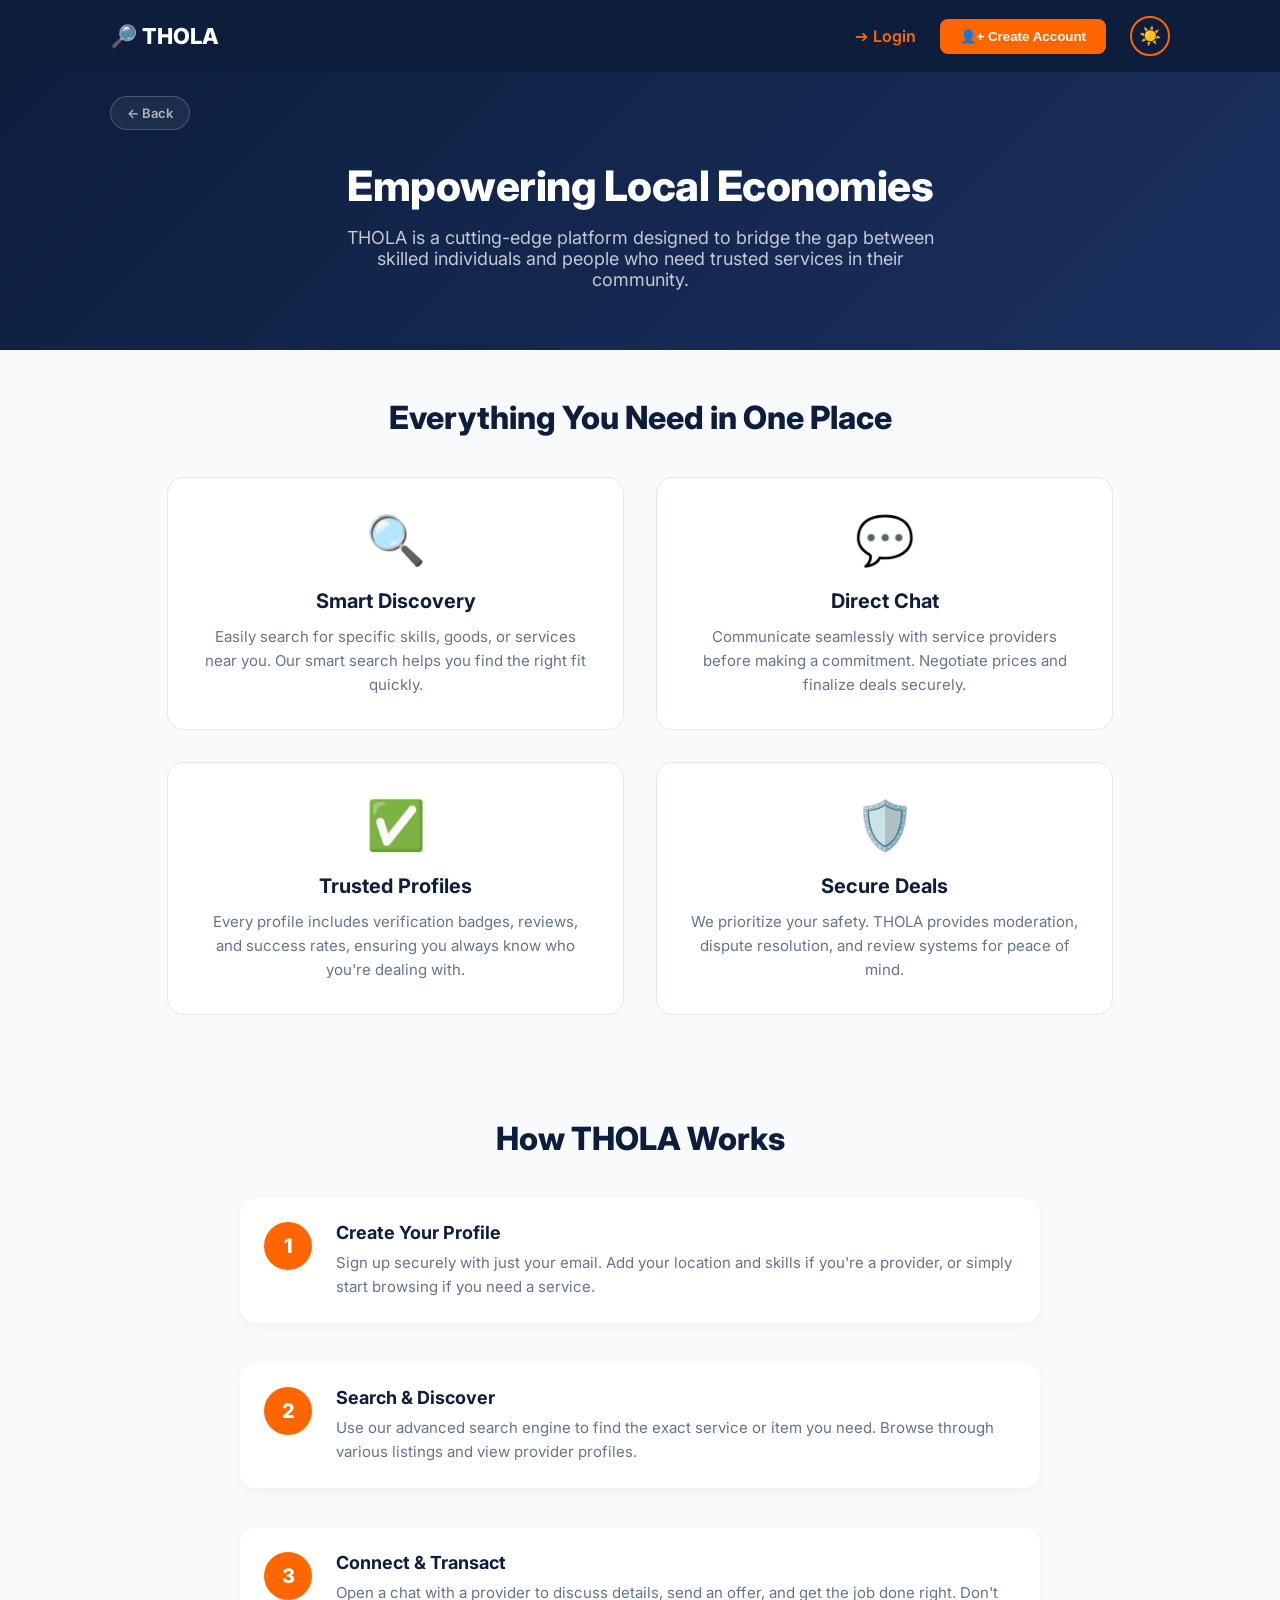
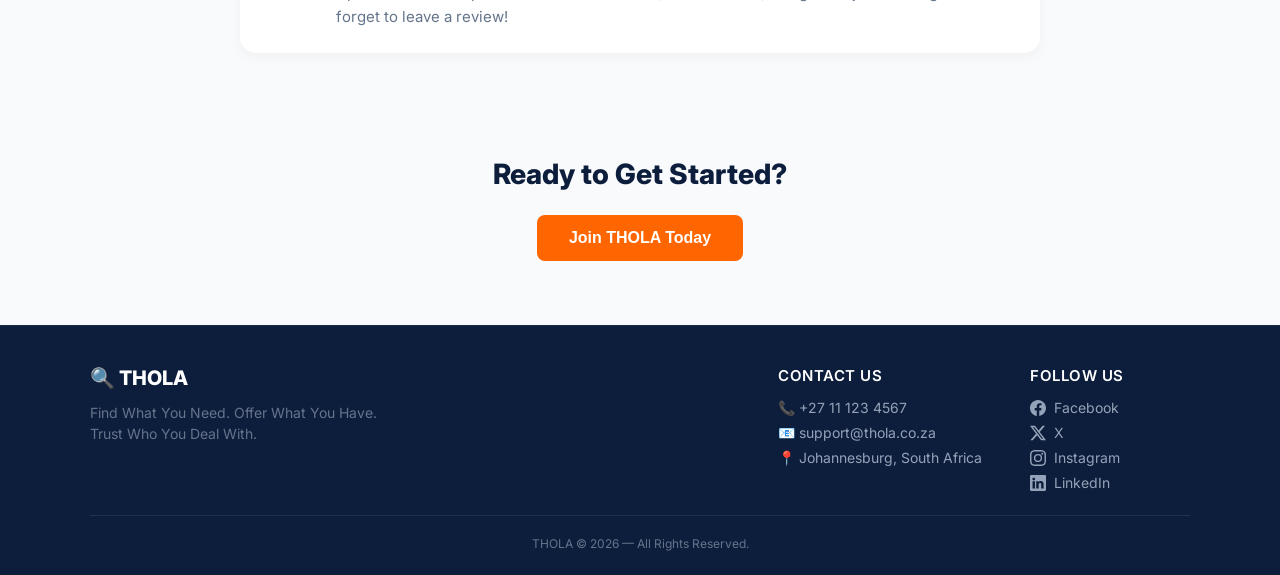
<file: html/learn-more.html>
<!DOCTYPE html>
<html lang="en" data-theme="light">
<head>
  <meta charset="UTF-8">
  <meta name="viewport" content="width=device-width, initial-scale=1.0">
  <title>THOLA — Learn More</title>
      <link rel="stylesheet" href="../css/global.css">
    <link rel="stylesheet" href="../css/learn-more.css">
</head>
<body data-page="learn-more">

  <!-- NAVBAR -->
  <nav class="navbar">
    <div class="nav-container">
      <a href="index.html" class="logo" style="text-decoration: none; color: inherit;">
        <span class="logo-icon">&#128270;</span> THOLA
      </a>
      <button class="hamburger" aria-label="Toggle menu">
        <span></span><span></span><span></span>
      </button>
      <div class="nav-actions">
        <a href="login.html" class="login-link">➔ Login</a>
        <a href="register.html">
          <button class="btn-nav">&#128100;+ Create Account</button>
        </a>
        <button id="theme-toggle" class="btn-toggle" aria-label="Toggle dark mode" data-tooltip="Dark Mode">
          <span class="icon-sun">☀️</span>
          <span class="icon-moon">🌙</span>
        </button>
      </div>
    </div>
  </nav>

  <!-- HERO (back button + hero content in one block) -->
  <header class="learn-hero">
    <div class="learn-hero-container">
      <div class="learn-back-row">
        <a href="index.html" class="back-link">← Back</a>
      </div>
      <div class="learn-hero-content">
        <h1>Empowering Local Economies</h1>
        <p>THOLA is a cutting-edge platform designed to bridge the gap between skilled individuals and people who need trusted services in their community.</p>
      </div>
    </div>
  </header>

  <!-- CORE FEATURES -->
  <section class="learn-section">
    <h2 class="learn-section-title">Everything You Need in One Place</h2>
    <div class="features-grid">
      <div class="feature-box">
        <div class="feature-icon">🔍</div>
        <h3>Smart Discovery</h3>
        <p>Easily search for specific skills, goods, or services near you. Our smart search helps you find the right fit quickly.</p>
      </div>
      <div class="feature-box">
        <div class="feature-icon">💬</div>
        <h3>Direct Chat</h3>
        <p>Communicate seamlessly with service providers before making a commitment. Negotiate prices and finalize deals securely.</p>
      </div>
      <div class="feature-box">
        <div class="feature-icon">✅</div>
        <h3>Trusted Profiles</h3>
        <p>Every profile includes verification badges, reviews, and success rates, ensuring you always know who you're dealing with.</p>
      </div>
      <div class="feature-box">
        <div class="feature-icon">🛡️</div>
        <h3>Secure Deals</h3>
        <p>We prioritize your safety. THOLA provides moderation, dispute resolution, and review systems for peace of mind.</p>
      </div>
    </div>
  </section>

  <!-- HOW IT WORKS -->
  <section class="how-it-works">
    <h2 class="learn-section-title">How THOLA Works</h2>
    <div class="steps-container">
      <div class="step-item">
        <div class="step-number">1</div>
        <div class="step-text">
          <h4>Create Your Profile</h4>
          <p>Sign up securely with just your email. Add your location and skills if you're a provider, or simply start browsing if you need a service.</p>
        </div>
      </div>
      <div class="step-item">
        <div class="step-number">2</div>
        <div class="step-text">
          <h4>Search & Discover</h4>
          <p>Use our advanced search engine to find the exact service or item you need. Browse through various listings and view provider profiles.</p>
        </div>
      </div>
      <div class="step-item">
        <div class="step-number">3</div>
        <div class="step-text">
          <h4>Connect & Transact</h4>
          <p>Open a chat with a provider to discuss details, send an offer, and get the job done right. Don't forget to leave a review!</p>
        </div>
      </div>
    </div>
  </section>

  <!-- CTA -->
  <section class="learn-section" style="text-align: center; padding: 48px 20px 64px;">
    <h2 style="font-size: 28px; font-weight: 800; color: var(--text-color, #0d1e3d); margin-bottom: 24px;">Ready to Get Started?</h2>
    <a href="register.html"><button class="btn" style="background: #ff6600; color: white; border: none; padding: 14px 32px; border-radius: 8px; font-size: 16px; font-weight: 700; cursor: pointer;">Join THOLA Today</button></a>
  </section>

  <!-- FOOTER -->
  <footer>
    <div class="footer-container">
        <div class="footer-top">
            <div class="footer-brand">
                <div class="footer-logo">🔍 THOLA</div>
                <p class="footer-tagline">Find What You Need. Offer What You Have. Trust Who You Deal With.</p>
            </div>
            <div class="footer-links-group">
                <div class="footer-col">
                    <h4>Contact Us</h4>
                    <p>📞 +27 11 123 4567</p>
                    <p>📧 support@thola.co.za</p>
                    <p>📍 Johannesburg, South Africa</p>
                </div>
                <div class="footer-col">
                    <h4>Follow Us</h4>
                    <div class="social-links">
                        <a href="#" class="social-icon" aria-label="Facebook">
                            <svg xmlns="http://www.w3.org/2000/svg" width="16" height="16" fill="currentColor" viewBox="0 0 16 16"><path d="M16 8.049c0-4.446-3.582-8.05-8-8.05C3.58 0-.002 3.603-.002 8.05c0 4.017 2.926 7.347 6.75 7.951v-5.625h-2.03V8.05H6.75V6.275c0-2.017 1.195-3.131 3.022-3.131.876 0 1.791.157 1.791.157v1.98h-1.009c-.993 0-1.303.621-1.303 1.258v1.51h2.218l-.354 2.326H9.25V16c3.824-.604 6.75-3.934 6.75-7.951z"/></svg> Facebook
                        </a>
                        <a href="#" class="social-icon" aria-label="X (Twitter)">
                            <svg xmlns="http://www.w3.org/2000/svg" width="16" height="16" fill="currentColor" viewBox="0 0 16 16"><path d="M12.6.75h2.454l-5.36 6.142L16 15.25h-4.937l-3.867-5.07-4.425 5.07H.316l5.733-6.57L0 .75h5.063l3.495 4.633L12.601.75Zm-.86 13.028h1.36L4.323 2.145H2.865l8.875 11.633Z"/></svg> X
                        </a>
                        <a href="#" class="social-icon" aria-label="Instagram">
                            <svg xmlns="http://www.w3.org/2000/svg" width="16" height="16" fill="currentColor" viewBox="0 0 16 16"><path d="M8 0C5.829 0 5.556.01 4.703.048 3.85.088 3.269.222 2.76.42a3.917 3.917 0 0 0-1.417.923A3.927 3.927 0 0 0 .42 2.76C.222 3.268.087 3.85.048 4.7.01 5.555 0 5.827 0 8.001c0 2.172.01 2.444.048 3.297.04.852.174 1.433.372 1.942.205.526.478.972.923 1.417.444.445.89.719 1.416.923.51.198 1.09.333 1.942.372C5.555 15.99 5.827 16 8 16s2.444-.01 3.298-.048c.851-.04 1.434-.174 1.943-.372a3.916 3.916 0 0 0 1.416-.923c.445-.445.718-.891.923-1.417.197-.509.332-1.09.372-1.942C15.99 10.445 16 10.173 16 8s-.01-2.444-.048-3.298c-.04-.851-.175-1.433-.372-1.941a3.926 3.926 0 0 0-.923-1.417A3.911 3.911 0 0 0 13.24.42c-.51-.198-1.092-.333-1.943-.372C10.443.01 10.172 0 7.998 0h.003zm-.717 1.442h.718c2.136 0 2.389.007 3.232.046.78.035 1.204.166 1.486.275.373.145.64.319.92.599.28.28.453.546.598.92.11.281.24.705.275 1.485.039.843.047 1.096.047 3.231s-.008 2.389-.047 3.232c-.035.78-.166 1.203-.275 1.485a2.47 2.47 0 0 1-.599.919c-.28.28-.546.453-.92.598-.28.11-.704.24-1.485.276-.843.038-1.096.047-3.232.047s-2.39-.009-3.233-.047c-.78-.036-1.203-.166-1.485-.276a2.478 2.478 0 0 1-.92-.598 2.48 2.48 0 0 1-.6-.92c-.109-.281-.24-.705-.275-1.485-.038-.843-.046-1.096-.046-3.233 0-2.136.008-2.388.046-3.231.036-.78.166-1.204.276-1.486.145-.373.319-.64.599-.92.28-.28.546-.453.92-.598.282-.11.705-.24 1.485-.276.738-.034 1.024-.044 2.515-.045v.002zm4.988 1.328a.96.96 0 1 0 0 1.92.96.96 0 0 0 0-1.92zm-4.27 1.122a4.109 4.109 0 1 0 0 8.217 4.109 4.109 0 0 0 0-8.217zm0 1.441a2.667 2.667 0 1 1 0 5.334 2.667 2.667 0 0 1 0-5.334z"/></svg> Instagram
                        </a>
                        <a href="#" class="social-icon" aria-label="LinkedIn">
                            <svg xmlns="http://www.w3.org/2000/svg" width="16" height="16" fill="currentColor" viewBox="0 0 16 16"><path d="M0 1.146C0 .513.526 0 1.175 0h13.65C15.474 0 16 .513 16 1.146v13.708c0 .633-.526 1.146-1.175 1.146H1.175C.526 16 0 15.487 0 14.854V1.146zm4.943 12.248V6.169H2.542v7.225h2.401zm-1.2-8.212c.837 0 1.358-.554 1.358-1.248-.015-.709-.52-1.248-1.342-1.248-.822 0-1.359.54-1.359 1.248 0 .694.521 1.248 1.327 1.248h.016zm4.908 8.212V9.359c0-.216.016-.432.08-.586.173-.431.568-.878 1.232-.878.869 0 1.216.662 1.216 1.634v3.865h2.401V9.25c0-2.22-1.184-3.252-2.764-3.252-1.274 0-1.845.7-2.165 1.193v.025h-.016a5.54 5.54 0 0 1 .016-.025V6.169h-2.4c.03.678 0 7.225 0 7.225h2.4z"/></svg> LinkedIn
                        </a>
                    </div>
                </div>
            </div>
        </div>
        <hr class="footer-divider">
        <div class="footer-bottom">
            <p>THOLA &copy; 2026 — All Rights Reserved.</p>
        </div>
    </div>
  </footer>

  <script src="../js/main.js"></script>
</body>
</html>
</file>
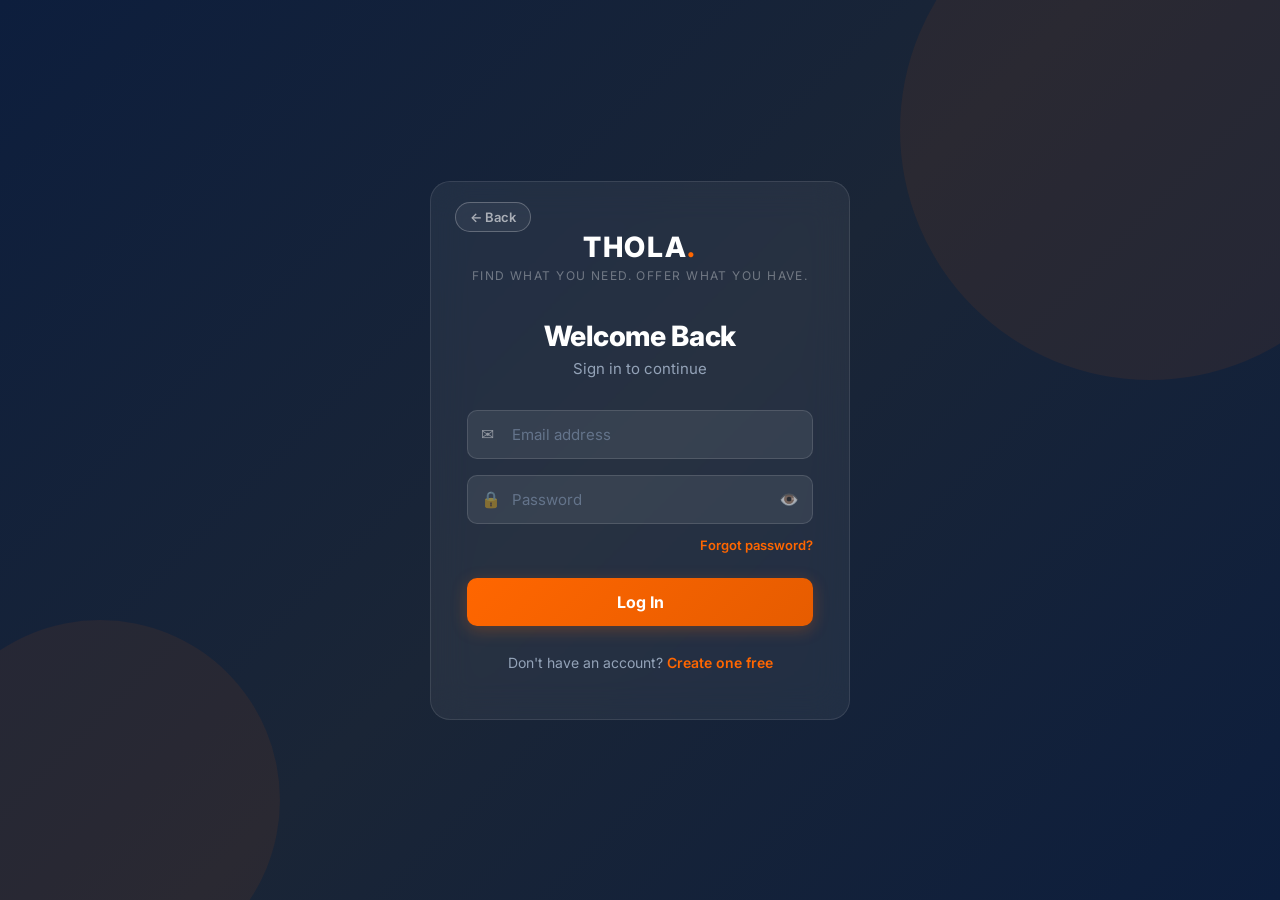
<file: html/listing-detail.html>
<!DOCTYPE html>
<html lang="en" data-theme="light">
<head>
<meta charset="UTF-8">
<meta name="viewport" content="width=device-width, initial-scale=1.0">
<title>THOLA — Listing Details</title>
    <link rel="stylesheet" href="../css/global.css">
    <link rel="stylesheet" href="../css/listing-detail.css">

</head>
<body class="detail-page">

<!-- NAVBAR -->
<nav class="navbar">
    <div class="nav-container">
        <a href="dashboard.html" class="logo" style="text-decoration: none; color: inherit;">🔍 THOLA</a>
        <button class="hamburger" aria-label="Toggle menu">
            <span></span><span></span><span></span>
        </button>
        <div class="nav-actions">
            <a href="profile.html" class="login-link" id="profileNavLink">&#128100; My Profile</a>
            <a href="search.html" class="login-link">🔍 Search</a>
            <a href="chat.html" class="login-link">💬 Chat</a>
            <a href="report.html" class="login-link">🚩 Report</a>
            <button class="btn-nav" onclick="window.location.href='post-listing.html'">+ Post a Listing</button>
                <button id="theme-toggle" class="btn-toggle" aria-label="Toggle dark mode" data-tooltip="Dark Mode">
                    <span class="icon-sun">☀️</span>
                    <span class="icon-moon">🌙</span>
                </button>
        </div>
    </div>
</nav>

<!-- Back Button -->
<div class="back-bar">
    <div class="back-bar-inner">
        <a href="dashboard.html" class="back-link">← Back</a>
    </div>
</div>

<div class="detail-container">
    <!-- Main Content -->
    <div class="detail-main">
        <img id="detailImage" class="detail-image" src="https://via.placeholder.com/800x320/ffe6d5/0d1e3d?text=Service+Image" alt="Listing Image">
        
        <div class="detail-body">
            <h1 id="detailTitle" class="detail-title">Professional House Cleaning</h1>
            <p id="detailDescription" class="detail-description">
                Reliable and thorough cleaning service for homes and offices. We bring all equipment and eco-friendly products.
            </p>
            
            <div class="detail-info">
                <div>
                    <strong>Price</strong><br>
                    <span id="detailPrice" class="detail-price">R350</span>
                </div>
                <div>
                    <strong>Location</strong><br>
                    <span id="detailLocation">Gauteng, South Africa</span>
                </div>
            </div>
        </div>
    </div>

    <!-- Sidebar Actions -->
    <div class="action-sidebar">
        <div class="action-card">
            <button onclick="contactSeller()" class="btn-primary" style="margin-bottom: 0;">💬 Contact Provider</button>
        </div>

        <div class="action-card">
            <h4 style="margin-top:0;">Safety &amp; Trust</h4>
            <p style="font-size:14px; color:#64748b;">
                ✅ Verified Provider<br>
                ✅ Payment held until service complete<br>
                ✅ 24-hour response guarantee
            </p>
        </div>
    </div>
</div>

<!-- Toast Notification -->
<div id="toast" class="toast">✅ Action completed!</div>

<footer>
    <div class="footer-container">
        <div class="footer-top">
            <div class="footer-brand">
                <div class="footer-logo">🔍 THOLA</div>
                <p class="footer-tagline">Find What You Need. Offer What You Have. Trust Who You Deal With.</p>
            </div>
            <div class="footer-links-group">
                <div class="footer-col">
                    <h4>Contact Us</h4>
                    <p>📞 +27 11 123 4567</p>
                    <p>📧 support@thola.co.za</p>
                    <p>📍 Johannesburg, South Africa</p>
                </div>
                <div class="footer-col">
                    <h4>Follow Us</h4>
                    <div class="social-links">
                        <a href="#" class="social-icon" aria-label="Facebook">
                            <svg xmlns="http://www.w3.org/2000/svg" width="16" height="16" fill="currentColor" viewBox="0 0 16 16"><path d="M16 8.049c0-4.446-3.582-8.05-8-8.05C3.58 0-.002 3.603-.002 8.05c0 4.017 2.926 7.347 6.75 7.951v-5.625h-2.03V8.05H6.75V6.275c0-2.017 1.195-3.131 3.022-3.131.876 0 1.791.157 1.791.157v1.98h-1.009c-.993 0-1.303.621-1.303 1.258v1.51h2.218l-.354 2.326H9.25V16c3.824-.604 6.75-3.934 6.75-7.951z"/></svg> Facebook
                        </a>
                        <a href="#" class="social-icon" aria-label="X (Twitter)">
                            <svg xmlns="http://www.w3.org/2000/svg" width="16" height="16" fill="currentColor" viewBox="0 0 16 16"><path d="M12.6.75h2.454l-5.36 6.142L16 15.25h-4.937l-3.867-5.07-4.425 5.07H.316l5.733-6.57L0 .75h5.063l3.495 4.633L12.601.75Zm-.86 13.028h1.36L4.323 2.145H2.865l8.875 11.633Z"/></svg> X
                        </a>
                        <a href="#" class="social-icon" aria-label="Instagram">
                            <svg xmlns="http://www.w3.org/2000/svg" width="16" height="16" fill="currentColor" viewBox="0 0 16 16"><path d="M8 0C5.829 0 5.556.01 4.703.048 3.85.088 3.269.222 2.76.42a3.917 3.917 0 0 0-1.417.923A3.927 3.927 0 0 0 .42 2.76C.222 3.268.087 3.85.048 4.7.01 5.555 0 5.827 0 8.001c0 2.172.01 2.444.048 3.297.04.852.174 1.433.372 1.942.205.526.478.972.923 1.417.444.445.89.719 1.416.923.51.198 1.09.333 1.942.372C5.555 15.99 5.827 16 8 16s2.444-.01 3.298-.048c.851-.04 1.434-.174 1.943-.372a3.916 3.916 0 0 0 1.416-.923c.445-.445.718-.891.923-1.417.197-.509.332-1.09.372-1.942C15.99 10.445 16 10.173 16 8s-.01-2.444-.048-3.298c-.04-.851-.175-1.433-.372-1.941a3.926 3.926 0 0 0-.923-1.417A3.911 3.911 0 0 0 13.24.42c-.51-.198-1.092-.333-1.943-.372C10.443.01 10.172 0 7.998 0h.003zm-.717 1.442h.718c2.136 0 2.389.007 3.232.046.78.035 1.204.166 1.486.275.373.145.64.319.92.599.28.28.453.546.598.92.11.281.24.705.275 1.485.039.843.047 1.096.047 3.231s-.008 2.389-.047 3.232c-.035.78-.166 1.203-.275 1.485a2.47 2.47 0 0 1-.599.919c-.28.28-.546.453-.92.598-.28.11-.704.24-1.485.276-.843.038-1.096.047-3.232.047s-2.39-.009-3.233-.047c-.78-.036-1.203-.166-1.485-.276a2.478 2.478 0 0 1-.92-.598 2.48 2.48 0 0 1-.6-.92c-.109-.281-.24-.705-.275-1.485-.038-.843-.046-1.096-.046-3.233 0-2.136.008-2.388.046-3.231.036-.78.166-1.204.276-1.486.145-.373.319-.64.599-.92.28-.28.546-.453.92-.598.282-.11.705-.24 1.485-.276.738-.034 1.024-.044 2.515-.045v.002zm4.988 1.328a.96.96 0 1 0 0 1.92.96.96 0 0 0 0-1.92zm-4.27 1.122a4.109 4.109 0 1 0 0 8.217 4.109 4.109 0 0 0 0-8.217zm0 1.441a2.667 2.667 0 1 1 0 5.334 2.667 2.667 0 0 1 0-5.334z"/></svg> Instagram
                        </a>
                        <a href="#" class="social-icon" aria-label="LinkedIn">
                            <svg xmlns="http://www.w3.org/2000/svg" width="16" height="16" fill="currentColor" viewBox="0 0 16 16"><path d="M0 1.146C0 .513.526 0 1.175 0h13.65C15.474 0 16 .513 16 1.146v13.708c0 .633-.526 1.146-1.175 1.146H1.175C.526 16 0 15.487 0 14.854V1.146zm4.943 12.248V6.169H2.542v7.225h2.401zm-1.2-8.212c.837 0 1.358-.554 1.358-1.248-.015-.709-.52-1.248-1.342-1.248-.822 0-1.359.54-1.359 1.248 0 .694.521 1.248 1.327 1.248h.016zm4.908 8.212V9.359c0-.216.016-.432.08-.586.173-.431.568-.878 1.232-.878.869 0 1.216.662 1.216 1.634v3.865h2.401V9.25c0-2.22-1.184-3.252-2.764-3.252-1.274 0-1.845.7-2.165 1.193v.025h-.016a5.54 5.54 0 0 1 .016-.025V6.169h-2.4c.03.678 0 7.225 0 7.225h2.4z"/></svg> LinkedIn
                        </a>
                    </div>
                </div>
            </div>
        </div>
        <hr class="footer-divider">
        <div class="footer-bottom">
            <p>THOLA &copy; 2026 — All Rights Reserved.</p>
        </div>
    </div>
</footer>

<script src="../js/main.js"></script>
<script src="../js/listing-detail.js"></script>
</body>
</html>
</file>
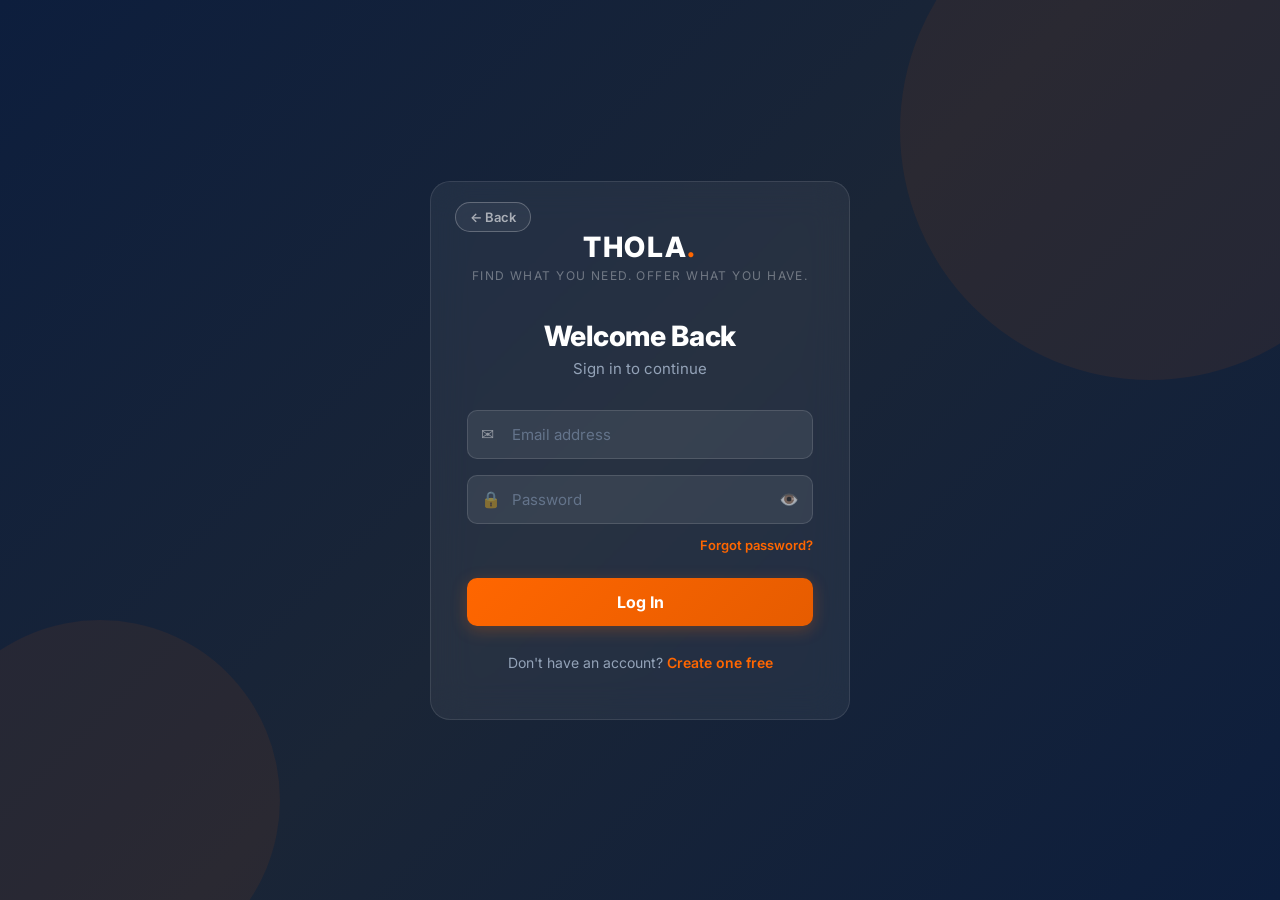
<file: html/login.html>
<!DOCTYPE html>
<html lang="en" data-theme="light">
<head>
    <meta charset="UTF-8" />
    <meta name="viewport" content="width=device-width, initial-scale=1.0" />
    <title>Login – Thola Platform</title>
    <meta name="description" content="Secure login page for the Thola platform.">
    <link rel="preconnect" href="https://fonts.googleapis.com" />
    <link rel="preconnect" href="https://fonts.gstatic.com" crossorigin />
    <link href="https://fonts.googleapis.com/css2?family=Inter:wght@400;500;600;700&display=swap" rel="stylesheet" />
        <link rel="stylesheet" href="../css/global.css">
    <link rel="stylesheet" href="../css/auth.css">
    
</head>
<body>
    <main class="auth-page">
        <section class="auth-card">
            <a href="index.html" class="auth-back-link" aria-label="Go back">← Back</a>

            <!-- Logo -->
            <span class="auth-logo">THOLA<span>.</span></span>
            <span class="auth-tagline">Find What You Need. Offer What You Have.</span>

            <h1 class="auth-title">Welcome Back</h1>
            <p class="auth-subtitle">Sign in to continue</p>



            <form action="#" method="POST" class="auth-form" id="login-form">
                <label for="email" class="sr-only">Email address</label>
                <div class="input-wrapper">
                    <span class="input-icon">✉️</span>
                    <input type="email" id="email" name="email" placeholder="Email address" required autocomplete="email" class="auth-input has-icon" />
                </div>

                <label for="password" class="sr-only">Password</label>
                <div class="input-wrapper">
                    <span class="input-icon">🔒</span>
                    <input type="password" id="password" name="password" placeholder="Password" required autocomplete="current-password" class="auth-input has-icon" />
                    <span class="toggle-password" onclick="togglePasswordVisibility('password', this)">👁️</span>
                </div>

                <div style="text-align: right; margin-top: -6px;">
                    <a href="forgot-password.html" class="auth-link" style="font-size: 13px;">Forgot password?</a>
                </div>

                <div id="login-error" class="error-msg" style="display: none; color: #ff3333; font-size: 14px; font-weight: 600; text-align: left; margin: -8px 0 8px 0;"></div>

                <button type="submit" class="auth-button" id="login-submit">Log In</button>
            </form>

            <p class="auth-switch">
                Don't have an account?
                <a href="register.html" class="auth-link">Create one free</a>
            </p>
        </section>
    </main>

    <script src="../js/main.js"></script>
    <script src="../js/login.js"></script>
</body>
</html>
</file>
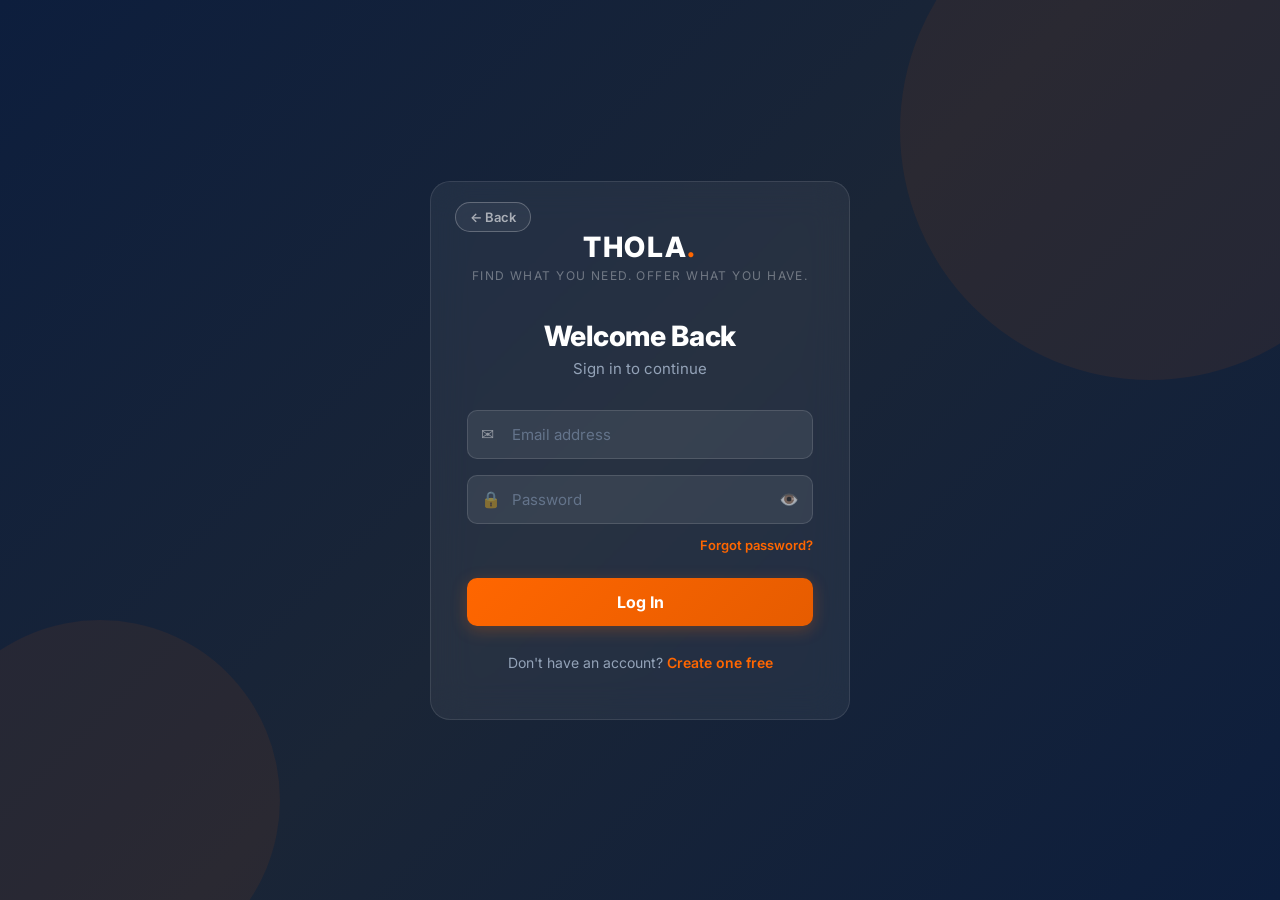
<file: html/post-listing.html>
<!DOCTYPE html>
<html lang="en" data-theme="light">
<head>
<meta charset="UTF-8">
<meta name="viewport" content="width=device-width, initial-scale=1.0">
<title>THOLA — Post a Listing</title>
    <link rel="stylesheet" href="../css/global.css">
    <link rel="stylesheet" href="../css/post-listing.css">

</head>
<body>

<!-- NAVBAR -->
<nav class="navbar">
    <div class="nav-container">
        <a href="dashboard.html" class="logo" style="text-decoration: none; color: inherit;">🔍 THOLA</a>
        
        <button class="hamburger" aria-label="Toggle menu">
            <span></span><span></span><span></span>
        </button>
        <div class="nav-actions">
            <a href="profile.html" class="login-link" id="profileNavLink">&#128100; My Profile</a>
                <button id="theme-toggle" class="btn-toggle" aria-label="Toggle dark mode" data-tooltip="Dark Mode">
                    <span class="icon-sun">☀️</span>
                    <span class="icon-moon">🌙</span>
                </button>
        </div>
    </div>
</nav>

<!-- Back Button -->
<div class="back-bar">
    <div class="back-bar-inner">
        <a href="dashboard.html" class="back-link">← Back</a>
    </div>
</div>


<div class="post-container">
    <div class="post-card">
        <div class="post-header">
            <h1>Post a New Listing</h1>
            <p style="color:#64748b; margin-top:8px;">Reach more customers in your area</p>
        </div>

        <form id="postForm">
            <div class="form-grid">
                <div class="form-group">
                    <label>Listing Type</label>
                    <select id="listingType" required>
                        <option value="skill">Skill / Service</option>
                        <option value="goods">Goods / Product</option>
                        <option value="job">Job / Opportunity</option>
                        <option value="request">Request / Need</option>
                    </select>
                </div>
                <div class="form-group">
                    <label>Category</label>
                    <input type="text" id="category" placeholder="e.g. House Cleaning, Tutoring" required>
                </div>
            </div>

            <div class="form-group">
                <label>Listing Title</label>
                <input type="text" id="title" placeholder="e.g. Professional House Cleaning Service" required>
            </div>

            <div class="form-group">
                <label>Description</label>
                <textarea id="description" placeholder="Describe what you offer, your experience, and what makes you different..." required></textarea>
            </div>

            <div class="form-grid">
                <div class="form-group">
                    <label>Price (R)</label>
                    <input type="number" id="price" placeholder="350" required>
                </div>
                <div class="form-group">
                    <label>Location</label>
                    <select id="location" required>
                        <option value="Eastern Cape">Eastern Cape</option>
                        <option value="Free State">Free State</option>
                        <option value="Gauteng" selected>Gauteng</option>
                        <option value="KwaZulu-Natal">KwaZulu-Natal</option>
                        <option value="Limpopo">Limpopo</option>
                        <option value="Mpumalanga">Mpumalanga</option>
                        <option value="North West">North West</option>
                        <option value="Northern Cape">Northern Cape</option>
                        <option value="Western Cape">Western Cape</option>
                    </select>
                </div>
            </div>

            <div class="form-group">
                <label>Upload Image (Optional)</label>
                <div class="image-upload-area" id="uploadArea">
                    <p>📸 Click or drag image here</p>
                    <input type="file" id="imageUpload" accept="image/*" style="display:none;">
                </div>
                <img id="imagePreview" alt="Preview">
            </div>

            <button type="submit" class="btn-post">🚀 Post Listing Now</button>
        </form>
    </div>
</div>

<!-- Toast -->
<div class="toast" id="toast" style="display:none;">Listing posted successfully!</div>

<script src="../js/main.js"></script>
<script src="../js/post-listing.js"></script>


<footer>
    <div class="footer-container">
        <div class="footer-top">
            <div class="footer-brand">
                <div class="footer-logo">🔍 THOLA</div>
                <p class="footer-tagline">Find What You Need. Offer What You Have. Trust Who You Deal With.</p>
            </div>
            <div class="footer-links-group">
                <div class="footer-col">
                    <h4>Contact Us</h4>
                    <p>📞 +27 11 123 4567</p>
                    <p>📧 support@thola.co.za</p>
                    <p>📍 Johannesburg, South Africa</p>
                </div>
                <div class="footer-col">
                    <h4>Follow Us</h4>
                    <div class="social-links">
                        <a href="#" class="social-icon" aria-label="Facebook">
                            <svg xmlns="http://www.w3.org/2000/svg" width="16" height="16" fill="currentColor" viewBox="0 0 16 16"><path d="M16 8.049c0-4.446-3.582-8.05-8-8.05C3.58 0-.002 3.603-.002 8.05c0 4.017 2.926 7.347 6.75 7.951v-5.625h-2.03V8.05H6.75V6.275c0-2.017 1.195-3.131 3.022-3.131.876 0 1.791.157 1.791.157v1.98h-1.009c-.993 0-1.303.621-1.303 1.258v1.51h2.218l-.354 2.326H9.25V16c3.824-.604 6.75-3.934 6.75-7.951z"/></svg> Facebook
                        </a>
                        <a href="#" class="social-icon" aria-label="X (Twitter)">
                            <svg xmlns="http://www.w3.org/2000/svg" width="16" height="16" fill="currentColor" viewBox="0 0 16 16"><path d="M12.6.75h2.454l-5.36 6.142L16 15.25h-4.937l-3.867-5.07-4.425 5.07H.316l5.733-6.57L0 .75h5.063l3.495 4.633L12.601.75Zm-.86 13.028h1.36L4.323 2.145H2.865l8.875 11.633Z"/></svg> X
                        </a>
                        <a href="#" class="social-icon" aria-label="Instagram">
                            <svg xmlns="http://www.w3.org/2000/svg" width="16" height="16" fill="currentColor" viewBox="0 0 16 16"><path d="M8 0C5.829 0 5.556.01 4.703.048 3.85.088 3.269.222 2.76.42a3.917 3.917 0 0 0-1.417.923A3.927 3.927 0 0 0 .42 2.76C.222 3.268.087 3.85.048 4.7.01 5.555 0 5.827 0 8.001c0 2.172.01 2.444.048 3.297.04.852.174 1.433.372 1.942.205.526.478.972.923 1.417.444.445.89.719 1.416.923.51.198 1.09.333 1.942.372C5.555 15.99 5.827 16 8 16s2.444-.01 3.298-.048c.851-.04 1.434-.174 1.943-.372a3.916 3.916 0 0 0 1.416-.923c.445-.445.718-.891.923-1.417.197-.509.332-1.09.372-1.942C15.99 10.445 16 10.173 16 8s-.01-2.444-.048-3.298c-.04-.851-.175-1.433-.372-1.941a3.926 3.926 0 0 0-.923-1.417A3.911 3.911 0 0 0 13.24.42c-.51-.198-1.092-.333-1.943-.372C10.443.01 10.172 0 7.998 0h.003zm-.717 1.442h.718c2.136 0 2.389.007 3.232.046.78.035 1.204.166 1.486.275.373.145.64.319.92.599.28.28.453.546.598.92.11.281.24.705.275 1.485.039.843.047 1.096.047 3.231s-.008 2.389-.047 3.232c-.035.78-.166 1.203-.275 1.485a2.47 2.47 0 0 1-.599.919c-.28.28-.546.453-.92.598-.28.11-.704.24-1.485.276-.843.038-1.096.047-3.232.047s-2.39-.009-3.233-.047c-.78-.036-1.203-.166-1.485-.276a2.478 2.478 0 0 1-.92-.598 2.48 2.48 0 0 1-.6-.92c-.109-.281-.24-.705-.275-1.485-.038-.843-.046-1.096-.046-3.233 0-2.136.008-2.388.046-3.231.036-.78.166-1.204.276-1.486.145-.373.319-.64.599-.92.28-.28.546-.453.92-.598.282-.11.705-.24 1.485-.276.738-.034 1.024-.044 2.515-.045v.002zm4.988 1.328a.96.96 0 1 0 0 1.92.96.96 0 0 0 0-1.92zm-4.27 1.122a4.109 4.109 0 1 0 0 8.217 4.109 4.109 0 0 0 0-8.217zm0 1.441a2.667 2.667 0 1 1 0 5.334 2.667 2.667 0 0 1 0-5.334z"/></svg> Instagram
                        </a>
                        <a href="#" class="social-icon" aria-label="LinkedIn">
                            <svg xmlns="http://www.w3.org/2000/svg" width="16" height="16" fill="currentColor" viewBox="0 0 16 16"><path d="M0 1.146C0 .513.526 0 1.175 0h13.65C15.474 0 16 .513 16 1.146v13.708c0 .633-.526 1.146-1.175 1.146H1.175C.526 16 0 15.487 0 14.854V1.146zm4.943 12.248V6.169H2.542v7.225h2.401zm-1.2-8.212c.837 0 1.358-.554 1.358-1.248-.015-.709-.52-1.248-1.342-1.248-.822 0-1.359.54-1.359 1.248 0 .694.521 1.248 1.327 1.248h.016zm4.908 8.212V9.359c0-.216.016-.432.08-.586.173-.431.568-.878 1.232-.878.869 0 1.216.662 1.216 1.634v3.865h2.401V9.25c0-2.22-1.184-3.252-2.764-3.252-1.274 0-1.845.7-2.165 1.193v.025h-.016a5.54 5.54 0 0 1 .016-.025V6.169h-2.4c.03.678 0 7.225 0 7.225h2.4z"/></svg> LinkedIn
                        </a>
                    </div>
                </div>
            </div>
        </div>
        <hr class="footer-divider">
        <div class="footer-bottom">
            <p>THOLA &copy; 2026 — All Rights Reserved.</p>
        </div>
    </div>
</footer>
</body>
</html>
</file>
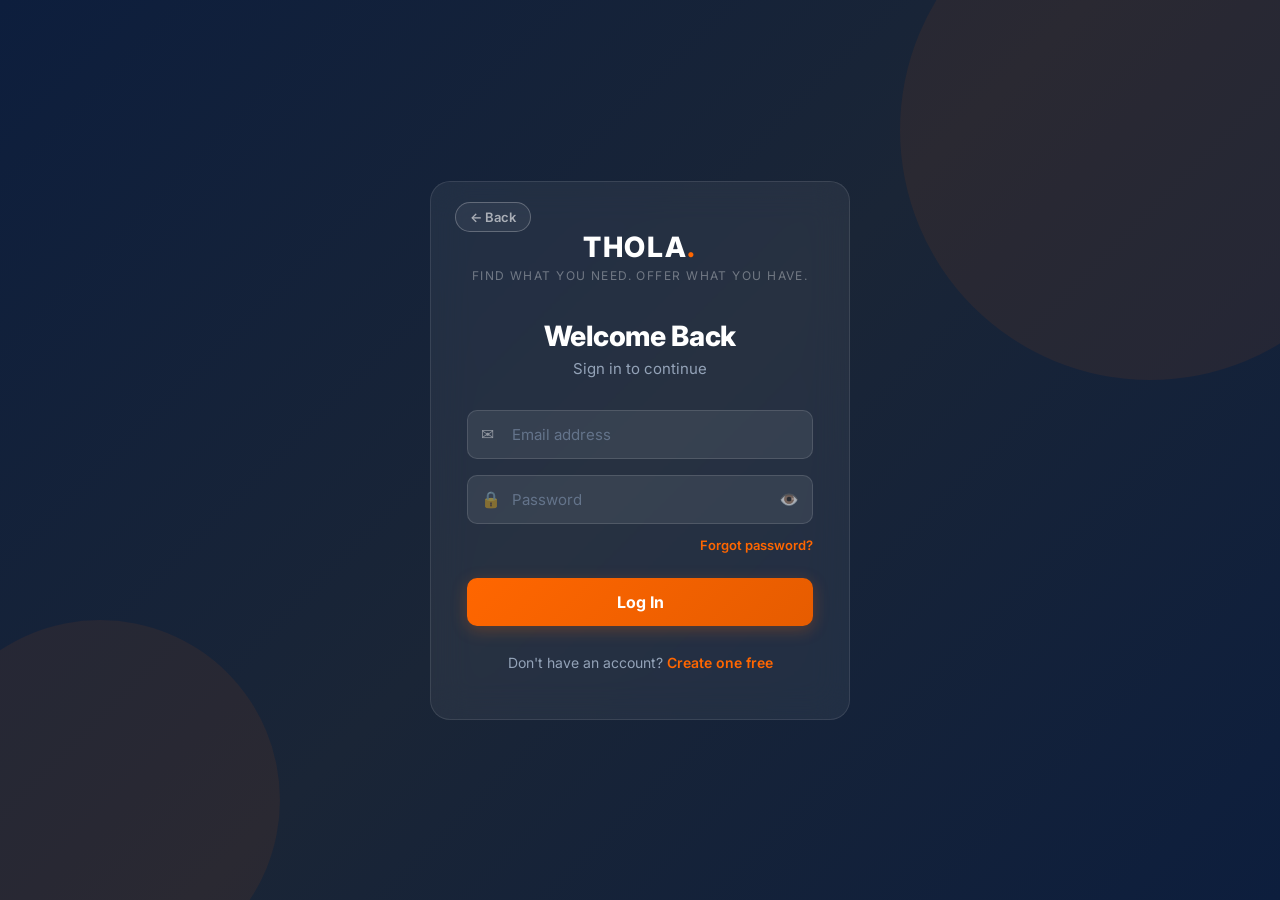
<file: html/profile.html>
<!DOCTYPE html>
<html lang="en" data-theme="light">
<head>
<meta charset="UTF-8">
<meta name="viewport" content="width=device-width, initial-scale=1.0">
<title>THOLA — My Profile</title>
    <link rel="stylesheet" href="../css/global.css">
    <link rel="stylesheet" href="../css/profile.css">

</head>
<body data-page="profile">

<!-- TOAST -->
<div class="toast" id="toast">✅ Saved!</div>

<!-- EDIT PROFILE MODAL -->
<div class="modal-overlay" id="editModal">
    <div class="modal-box">
        <div class="modal-title">✏️ Edit Profile</div>
        <div class="form-grid">
            <div>
                <label class="form-label">Full Name</label>
                <input class="form-input" id="editName" type="text" placeholder="Your full name">
            </div>
            <div>
                <label class="form-label">Email</label>
                <input class="form-input" id="editEmail" type="email" placeholder="your@email.com">
            </div>
            <div>
                <label class="form-label">Age</label>
                <input class="form-input" id="editAge" type="number" min="16" max="100" placeholder="e.g. 24">
            </div>
            <div>
                <label class="form-label">Role</label>
                <select class="form-input" id="editRole">
                    <option value="Lister">Lister — I post services or goods</option>
                    <option value="Doer">Doer — I offer services to others</option>
                    <option value="Both">Both — I list and offer</option>
                </select>
            </div>
            <div class="full-width">
                <label class="form-label">Address</label>
                <input class="form-input" id="editAddress" type="text" placeholder="e.g. 123 Block A, Soweto">
            </div>
            <div class="full-width">
                <label class="form-label">Location / Province</label>
                <input class="form-input" id="editLocation" type="text" placeholder="e.g. Gauteng, South Africa">
            </div>
        </div>
        <div class="modal-actions">
            <button class="btn-cancel" onclick="closeEditModal()">Cancel</button>
            <button class="btn-save" onclick="saveProfile()">Save Changes</button>
        </div>
    </div>
</div>

<!-- NAVBAR -->
<nav class="navbar">
    <div class="nav-container">
        <a href="dashboard.html" class="logo" style="text-decoration: none; color: inherit;">🔍 THOLA</a>
        
        <button class="hamburger" aria-label="Toggle menu">
            <span></span><span></span><span></span>
        </button>
        <div class="nav-actions">
            <button class="btn-nav" onclick="window.location.href='post-listing.html'">+ Post a Listing</button>
            <button id="theme-toggle" class="btn-toggle" aria-label="Toggle dark mode" data-tooltip="Dark Mode">
                <span class="icon-sun">☀️</span>
                <span class="icon-moon">🌙</span>
            </button>
        </div>
    </div>
</nav>

<!-- PROFILE HEADER (back button + profile info in one dark block) -->
<header class="profile-header">
    <div class="profile-header-container" style="max-width:1100px; margin:0 auto; padding:0 20px;">
        <div class="profile-back-row">
            <a href="dashboard.html" class="back-link">← Back</a>
        </div>
        <div class="profile-header-main">
            <div class="avatar-large" id="profileAvatar" title="Click to change photo">U</div>
            <input type="file" id="avatarUpload" accept="image/*" style="display:none;">

            <div class="profile-header-info" style="flex:1;">
                <h1 class="profile-name" id="profileNameDisplay">
                    Loading...
                    <span class="profile-verified">&#10003; Verified</span>
                </h1>
                <p class="profile-location" id="profileLocationDisplay">&#128205; Gauteng, South Africa</p>
                <div class="profile-rating">&#9733; 4.8 <span>(42 reviews)</span></div>
            </div>

            <div class="profile-header-actions">
                <button class="btn-edit-profile" id="editBtn">&#9998; Edit Profile</button>
                <button class="btn-logout" id="logoutBtn">&#8594; Log Out</button>
            </div>
        </div>
    </div>
</header>


<!-- STATS -->
<section class="profile-stats">
    <div class="stat-card">
        <div class="stat-card-number">3</div>
        <div class="stat-card-label">Active Listings</div>
    </div>
    <div class="stat-card">
        <div class="stat-card-number">42</div>
        <div class="stat-card-label">Completed Deals</div>
    </div>
    <div class="stat-card">
        <div class="stat-card-number">98%</div>
        <div class="stat-card-label">Success Rate</div>
    </div>
    <div class="stat-card">
        <div class="stat-card-number">24h</div>
        <div class="stat-card-label">Avg Response</div>
    </div>
</section>

<!-- MAIN CONTENT -->
<main class="profile-content">

    <!-- LEFT SIDEBAR -->
    <aside>
        <div class="profile-panel">
            <div class="panel-title-row">
                <span class="panel-title-text">Account Info</span>
            </div>
            <div class="info-list">
                <div class="info-row">
                    <span class="info-label">Full Name</span>
                    <span class="info-value" id="profileNameSide">—</span>
                </div>
                <div class="info-row">
                    <span class="info-label">Email</span>
                    <span class="info-value" id="profileEmail">—</span>
                </div>
                <div class="info-row">
                    <span class="info-label">Age</span>
                    <span class="info-value" id="profileAge">—</span>
                </div>
                <div class="info-row">
                    <span class="info-label">Address</span>
                    <span class="info-value" id="profileAddress">—</span>
                </div>
                <div class="info-row">
                    <span class="info-label">Location</span>
                    <span class="info-value" id="profileLocationSide">—</span>
                </div>
                <div class="info-row">
                    <span class="info-label">Role</span>
                    <span class="info-value" id="profileRole">—</span>
                </div>
                <div class="info-row">
                    <span class="info-label">ID Verified</span>
                    <span class="info-value verified">&#10003; Yes</span>
                </div>
                <div class="info-row">
                    <span class="info-label">Face Match</span>
                    <span class="info-value verified">&#10003; Yes</span>
                </div>
                <div class="info-row">
                    <span class="info-label">Vouched</span>
                    <span class="info-value verified">&#10003; 2 Vouches</span>
                </div>
                <div class="info-row">
                    <span class="info-label">Member Since</span>
                    <span class="info-value">May 2026</span>
                </div>
            </div>
        </div>

        <div class="profile-panel" style="margin-top:16px;">
            <div class="panel-title-row">
                <span class="panel-title-text">My Skills</span>
            </div>
            <div class="skills-list" id="skillsList"></div>
            <button class="add-skill-btn" id="addSkillBtn" style="margin-top:10px;">+ Add Skill</button>
        </div>
    </aside>

    <!-- RIGHT TABS -->
    <section class="profile-panel">
        <div class="tabs-row">
            <button class="profile-tab active" onclick="showProfileTab('listings', this)">My Listings</button>
            <button class="profile-tab" onclick="showProfileTab('reviews', this)">Client Reviews</button>
            <button class="profile-tab" onclick="showProfileTab('history', this)">Deal History</button>
        </div>

        <!-- MY LISTINGS -->
        <div id="tab-listings" class="tab-pane">
            <div class="my-listings-grid">

                <div class="my-listing-card">
                    <div class="my-card-top">
                        <span class="my-card-title">Professional Cleaning</span>
                        <span class="my-card-price">R350</span>
                    </div>
                    <div class="my-card-stats">
                        <span>&#128065; 142 views</span>
                        <span>&#129309; 12 deals</span>
                        <span>&#9733; 4.9</span>
                    </div>
                    <div class="my-card-actions">
                        <button class="btn-edit" onclick="showToast('Edit coming soon!')">&#9998; Edit</button>
                        <button class="btn-delete" onclick="showToast('Listing deleted!')">&#128465; Delete</button>
                    </div>
                </div>

                <div class="my-listing-card">
                    <div class="my-card-top">
                        <span class="my-card-title">Maths & Science Tutoring</span>
                        <span class="my-card-price">R150</span>
                    </div>
                    <div class="my-card-stats">
                        <span>&#128065; 89 views</span>
                        <span>&#129309; 5 deals</span>
                        <span>&#9733; 4.7</span>
                    </div>
                    <div class="my-card-actions">
                        <button class="btn-edit" onclick="showToast('Edit coming soon!')">&#9998; Edit</button>
                        <button class="btn-delete" onclick="showToast('Listing deleted!')">&#128465; Delete</button>
                    </div>
                </div>

                <div class="my-listing-card">
                    <div class="my-card-top">
                        <span class="my-card-title">Phone Repairs</span>
                        <span class="my-card-price">R600</span>
                    </div>
                    <div class="my-card-stats">
                        <span>&#128065; 210 views</span>
                        <span>&#129309; 25 deals</span>
                        <span>&#9733; 5.0</span>
                    </div>
                    <div class="my-card-actions">
                        <button class="btn-edit" onclick="showToast('Edit coming soon!')">&#9998; Edit</button>
                        <button class="btn-delete" onclick="showToast('Listing deleted!')">&#128465; Delete</button>
                    </div>
                </div>

            </div>

            <div style="margin-top: 24px; text-align: center;">
                <a href="post-listing.html">
                    <button class="btn-post-new">+ Post New Listing</button>
                </a>
            </div>
        </div>

        <!-- REVIEWS -->
        <div id="tab-reviews" class="tab-pane" style="display:none;">
            <div class="review-item">
                <div class="review-top">
                    <span class="reviewer-name">Lerato M.</span>
                    <span class="review-stars">&#9733;&#9733;&#9733;&#9733;&#9733;</span>
                </div>
                <p class="review-text">Excellent service! Prompt, professional, and very friendly. My house was spotless. Highly recommended!</p>
                <span class="review-date">2 hours ago</span>
            </div>
            <div class="review-item">
                <div class="review-top">
                    <span class="reviewer-name">Kabelo Z.</span>
                    <span class="review-stars">&#9733;&#9733;&#9733;&#9733;&#9734;</span>
                </div>
                <p class="review-text">Great maths tutoring session for my daughter. Clear explanations and very patient teacher.</p>
                <span class="review-date">3 days ago</span>
            </div>
            <div class="review-item">
                <div class="review-top">
                    <span class="reviewer-name">Dineo K.</span>
                    <span class="review-stars">&#9733;&#9733;&#9733;&#9733;&#9733;</span>
                </div>
                <p class="review-text">Fixed my phone in under an hour. Original parts and came with a warranty. Will use again!</p>
                <span class="review-date">1 week ago</span>
            </div>
        </div>

        <!-- HISTORY -->
        <div id="tab-history" class="tab-pane" style="display:none;">
            <div class="transaction-item">
                <div class="transaction-info">
                    <h4>House Cleaning &middot; Lerato M.</h4>
                    <p>Completed on May 28, 2026 &middot; Sandton, Gauteng</p>
                </div>
                <div>
                    <div class="transaction-amount">+R350</div>
                    <span class="transaction-status status-completed">Completed</span>
                </div>
            </div>
            <div class="transaction-item">
                <div class="transaction-info">
                    <h4>Maths Tutoring &middot; Kabelo Z.</h4>
                    <p>Completed on May 25, 2026 &middot; Pretoria, Gauteng</p>
                </div>
                <div>
                    <div class="transaction-amount">+R150</div>
                    <span class="transaction-status status-completed">Completed</span>
                </div>
            </div>
            <div class="transaction-item">
                <div class="transaction-info">
                    <h4>Phone Repair &middot; Dineo K.</h4>
                    <p>Pending payment confirmation</p>
                </div>
                <div>
                    <div class="transaction-amount">+R600</div>
                    <span class="transaction-status status-pending">Pending</span>
                </div>
            </div>
        </div>

    </section>
</main>

<!-- FOOTER -->
<footer>
    <div class="footer-container">
        <div class="footer-top">
            <div class="footer-brand">
                <div class="footer-logo">🔍 THOLA</div>
                <p class="footer-tagline">Find What You Need. Offer What You Have. Trust Who You Deal With.</p>
            </div>
            <div class="footer-links-group">
                <div class="footer-col">
                    <h4>Contact Us</h4>
                    <p>📞 +27 11 123 4567</p>
                    <p>📧 support@thola.co.za</p>
                    <p>📍 Johannesburg, South Africa</p>
                </div>
                <div class="footer-col">
                    <h4>Follow Us</h4>
                    <div class="social-links">
                        <a href="#" class="social-icon" aria-label="Facebook">
                            <svg xmlns="http://www.w3.org/2000/svg" width="16" height="16" fill="currentColor" viewBox="0 0 16 16"><path d="M16 8.049c0-4.446-3.582-8.05-8-8.05C3.58 0-.002 3.603-.002 8.05c0 4.017 2.926 7.347 6.75 7.951v-5.625h-2.03V8.05H6.75V6.275c0-2.017 1.195-3.131 3.022-3.131.876 0 1.791.157 1.791.157v1.98h-1.009c-.993 0-1.303.621-1.303 1.258v1.51h2.218l-.354 2.326H9.25V16c3.824-.604 6.75-3.934 6.75-7.951z"/></svg> Facebook
                        </a>
                        <a href="#" class="social-icon" aria-label="X (Twitter)">
                            <svg xmlns="http://www.w3.org/2000/svg" width="16" height="16" fill="currentColor" viewBox="0 0 16 16"><path d="M12.6.75h2.454l-5.36 6.142L16 15.25h-4.937l-3.867-5.07-4.425 5.07H.316l5.733-6.57L0 .75h5.063l3.495 4.633L12.601.75Zm-.86 13.028h1.36L4.323 2.145H2.865l8.875 11.633Z"/></svg> X
                        </a>
                        <a href="#" class="social-icon" aria-label="Instagram">
                            <svg xmlns="http://www.w3.org/2000/svg" width="16" height="16" fill="currentColor" viewBox="0 0 16 16"><path d="M8 0C5.829 0 5.556.01 4.703.048 3.85.088 3.269.222 2.76.42a3.917 3.917 0 0 0-1.417.923A3.927 3.927 0 0 0 .42 2.76C.222 3.268.087 3.85.048 4.7.01 5.555 0 5.827 0 8.001c0 2.172.01 2.444.048 3.297.04.852.174 1.433.372 1.942.205.526.478.972.923 1.417.444.445.89.719 1.416.923.51.198 1.09.333 1.942.372C5.555 15.99 5.827 16 8 16s2.444-.01 3.298-.048c.851-.04 1.434-.174 1.943-.372a3.916 3.916 0 0 0 1.416-.923c.445-.445.718-.891.923-1.417.197-.509.332-1.09.372-1.942C15.99 10.445 16 10.173 16 8s-.01-2.444-.048-3.298c-.04-.851-.175-1.433-.372-1.941a3.926 3.926 0 0 0-.923-1.417A3.911 3.911 0 0 0 13.24.42c-.51-.198-1.092-.333-1.943-.372C10.443.01 10.172 0 7.998 0h.003zm-.717 1.442h.718c2.136 0 2.389.007 3.232.046.78.035 1.204.166 1.486.275.373.145.64.319.92.599.28.28.453.546.598.92.11.281.24.705.275 1.485.039.843.047 1.096.047 3.231s-.008 2.389-.047 3.232c-.035.78-.166 1.203-.275 1.485a2.47 2.47 0 0 1-.599.919c-.28.28-.546.453-.92.598-.28.11-.704.24-1.485.276-.843.038-1.096.047-3.232.047s-2.39-.009-3.233-.047c-.78-.036-1.203-.166-1.485-.276a2.478 2.478 0 0 1-.92-.598 2.48 2.48 0 0 1-.6-.92c-.109-.281-.24-.705-.275-1.485-.038-.843-.046-1.096-.046-3.233 0-2.136.008-2.388.046-3.231.036-.78.166-1.204.276-1.486.145-.373.319-.64.599-.92.28-.28.546-.453.92-.598.282-.11.705-.24 1.485-.276.738-.034 1.024-.044 2.515-.045v.002zm4.988 1.328a.96.96 0 1 0 0 1.92.96.96 0 0 0 0-1.92zm-4.27 1.122a4.109 4.109 0 1 0 0 8.217 4.109 4.109 0 0 0 0-8.217zm0 1.441a2.667 2.667 0 1 1 0 5.334 2.667 2.667 0 0 1 0-5.334z"/></svg> Instagram
                        </a>
                        <a href="#" class="social-icon" aria-label="LinkedIn">
                            <svg xmlns="http://www.w3.org/2000/svg" width="16" height="16" fill="currentColor" viewBox="0 0 16 16"><path d="M0 1.146C0 .513.526 0 1.175 0h13.65C15.474 0 16 .513 16 1.146v13.708c0 .633-.526 1.146-1.175 1.146H1.175C.526 16 0 15.487 0 14.854V1.146zm4.943 12.248V6.169H2.542v7.225h2.401zm-1.2-8.212c.837 0 1.358-.554 1.358-1.248-.015-.709-.52-1.248-1.342-1.248-.822 0-1.359.54-1.359 1.248 0 .694.521 1.248 1.327 1.248h.016zm4.908 8.212V9.359c0-.216.016-.432.08-.586.173-.431.568-.878 1.232-.878.869 0 1.216.662 1.216 1.634v3.865h2.401V9.25c0-2.22-1.184-3.252-2.764-3.252-1.274 0-1.845.7-2.165 1.193v.025h-.016a5.54 5.54 0 0 1 .016-.025V6.169h-2.4c.03.678 0 7.225 0 7.225h2.4z"/></svg> LinkedIn
                        </a>
                    </div>
                </div>
            </div>
        </div>
        <hr class="footer-divider">
        <div class="footer-bottom">
            <p>THOLA &copy; 2026 — All Rights Reserved.</p>
        </div>
    </div>
</footer>

<script src="../js/main.js"></script>
<script src="../js/profile.js"></script>
</body>
</html>
</file>
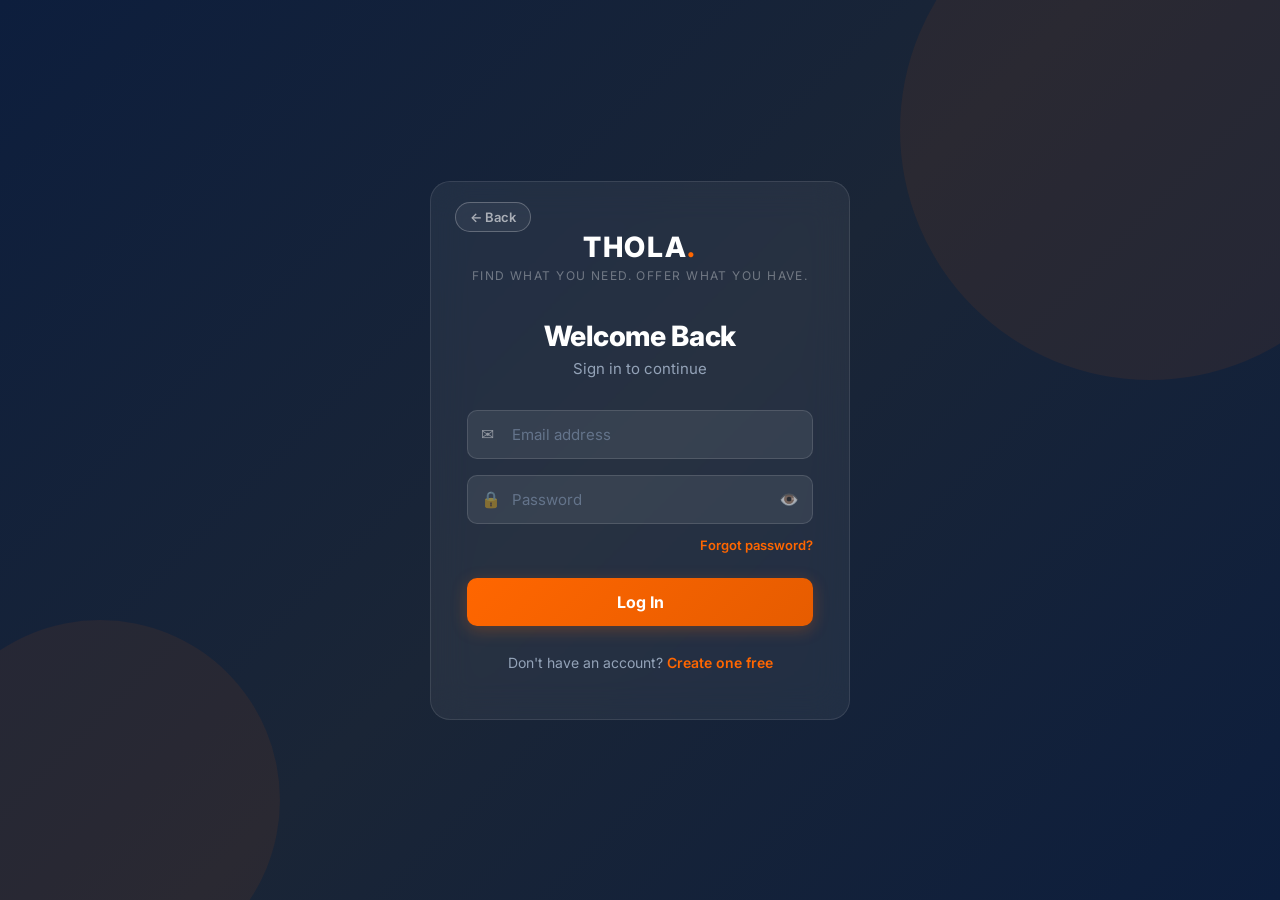
<file: html/report.html>
<!DOCTYPE html>
<html lang="en" data-theme="light">
<head>
<meta charset="UTF-8">
<meta name="viewport" content="width=device-width, initial-scale=1.0">
<title>THOLA — Report</title>
    <link rel="stylesheet" href="../css/global.css">
    <link rel="stylesheet" href="../css/report.css">

</head>
<body class="dashboard-page">

<!-- NAVBAR -->
<nav class="navbar">
    <div class="nav-container">
        <a href="dashboard.html" class="logo" style="text-decoration: none; color: inherit;">🔍 THOLA</a>
        
        <button class="hamburger" aria-label="Toggle menu">
            <span></span><span></span><span></span>
        </button>
        <div class="nav-actions">
            <a href="profile.html" class="login-link" id="profileNavLink">&#128100; My Profile</a>
            <button id="theme-toggle" class="btn-toggle" aria-label="Toggle dark mode" data-tooltip="Dark Mode">
                <span class="icon-sun">☀️</span>
                <span class="icon-moon">🌙</span>
            </button>
        </div>
    </div>
</nav>

<!-- Back Button -->
<div class="back-bar">
    <a href="dashboard.html" class="back-link">← Back to Dashboard</a>
</div>

<div class="report-container">
    <div class="report-card">
        <div class="report-header">
            <h2>Report a Listing or User</h2>
            <p class="report-subtitle">Help us keep THOLA safe and trustworthy for everyone</p>
        </div>

        <form id="reportForm">
            <div class="form-group">
                <label>What are you reporting?</label>
                <select class="report-select" id="reportType" required>
                    <option value="">Select Type</option>
                    <option value="listing">Listing / Post</option>
                    <option value="user">User / Seller</option>
                    <option value="scam">Scam or Fraud Attempt</option>
                    <option value="other">Other</option>
                </select>
            </div>

            <div class="form-group">
                <label>Listing ID or Username (if known)</label>
                <input type="text" class="report-input" id="itemId" placeholder="e.g. Listing #48392 or @thabo_m" />
            </div>

            <div class="form-group">
                <label>Reason for Report</label>
                <select class="report-select" id="reason" required>
                    <option value="">Choose Reason</option>
                    <option value="spam">Spam or Fake Listing</option>
                    <option value="fraud">Suspicious / Possible Scam</option>
                    <option value="inappropriate">Inappropriate Content</option>
                    <option value="harassment">Harassment or Bullying</option>
                    <option value="other">Other</option>
                </select>
            </div>

            <div class="form-group">
                <label>Detailed Description</label>
                <textarea class="report-textarea" id="description" placeholder="Please provide as much detail as possible..." required></textarea>
            </div>

            <button type="submit" class="report-btn">🚩 Submit Report</button>
        </form>
    </div>
</div>

<!-- Toast Notification -->
<div id="toast" style="position:fixed; bottom:30px; left:50%; transform:translateX(-50%); background:#22c55e; color:white; padding:14px 28px; border-radius:9999px; font-weight:600; display:none; z-index:1000; box-shadow:0 10px 15px rgba(0,0,0,0.1);">
    Report submitted successfully
</div>

<footer>
    <div class="footer-container">
        <div class="footer-top">
            <div class="footer-brand">
                <div class="footer-logo">🔍 THOLA</div>
                <p class="footer-tagline">Find What You Need. Offer What You Have. Trust Who You Deal With.</p>
            </div>
            <div class="footer-links-group">
                <div class="footer-col">
                    <h4>Contact Us</h4>
                    <p>📞 +27 11 123 4567</p>
                    <p>📧 support@thola.co.za</p>
                    <p>📍 Johannesburg, South Africa</p>
                </div>
                <div class="footer-col">
                    <h4>Follow Us</h4>
                    <div class="social-links">
                        <a href="#" class="social-icon" aria-label="Facebook">
                            <svg xmlns="http://www.w3.org/2000/svg" width="16" height="16" fill="currentColor" viewBox="0 0 16 16"><path d="M16 8.049c0-4.446-3.582-8.05-8-8.05C3.58 0-.002 3.603-.002 8.05c0 4.017 2.926 7.347 6.75 7.951v-5.625h-2.03V8.05H6.75V6.275c0-2.017 1.195-3.131 3.022-3.131.876 0 1.791.157 1.791.157v1.98h-1.009c-.993 0-1.303.621-1.303 1.258v1.51h2.218l-.354 2.326H9.25V16c3.824-.604 6.75-3.934 6.75-7.951z"/></svg> Facebook
                        </a>
                        <a href="#" class="social-icon" aria-label="X (Twitter)">
                            <svg xmlns="http://www.w3.org/2000/svg" width="16" height="16" fill="currentColor" viewBox="0 0 16 16"><path d="M12.6.75h2.454l-5.36 6.142L16 15.25h-4.937l-3.867-5.07-4.425 5.07H.316l5.733-6.57L0 .75h5.063l3.495 4.633L12.601.75Zm-.86 13.028h1.36L4.323 2.145H2.865l8.875 11.633Z"/></svg> X
                        </a>
                        <a href="#" class="social-icon" aria-label="Instagram">
                            <svg xmlns="http://www.w3.org/2000/svg" width="16" height="16" fill="currentColor" viewBox="0 0 16 16"><path d="M8 0C5.829 0 5.556.01 4.703.048 3.85.088 3.269.222 2.76.42a3.917 3.917 0 0 0-1.417.923A3.927 3.927 0 0 0 .42 2.76C.222 3.268.087 3.85.048 4.7.01 5.555 0 5.827 0 8.001c0 2.172.01 2.444.048 3.297.04.852.174 1.433.372 1.942.205.526.478.972.923 1.417.444.445.89.719 1.416.923.51.198 1.09.333 1.942.372C5.555 15.99 5.827 16 8 16s2.444-.01 3.298-.048c.851-.04 1.434-.174 1.943-.372a3.916 3.916 0 0 0 1.416-.923c.445-.445.718-.891.923-1.417.197-.509.332-1.09.372-1.942C15.99 10.445 16 10.173 16 8s-.01-2.444-.048-3.298c-.04-.851-.175-1.433-.372-1.941a3.926 3.926 0 0 0-.923-1.417A3.911 3.911 0 0 0 13.24.42c-.51-.198-1.092-.333-1.943-.372C10.443.01 10.172 0 7.998 0h.003zm-.717 1.442h.718c2.136 0 2.389.007 3.232.046.78.035 1.204.166 1.486.275.373.145.64.319.92.599.28.28.453.546.598.92.11.281.24.705.275 1.485.039.843.047 1.096.047 3.231s-.008 2.389-.047 3.232c-.035.78-.166 1.203-.275 1.485a2.47 2.47 0 0 1-.599.919c-.28.28-.546.453-.92.598-.28.11-.704.24-1.485.276-.843.038-1.096.047-3.232.047s-2.39-.009-3.233-.047c-.78-.036-1.203-.166-1.485-.276a2.478 2.478 0 0 1-.92-.598 2.48 2.48 0 0 1-.6-.92c-.109-.281-.24-.705-.275-1.485-.038-.843-.046-1.096-.046-3.233 0-2.136.008-2.388.046-3.231.036-.78.166-1.204.276-1.486.145-.373.319-.64.599-.92.28-.28.546-.453.92-.598.282-.11.705-.24 1.485-.276.738-.034 1.024-.044 2.515-.045v.002zm4.988 1.328a.96.96 0 1 0 0 1.92.96.96 0 0 0 0-1.92zm-4.27 1.122a4.109 4.109 0 1 0 0 8.217 4.109 4.109 0 0 0 0-8.217zm0 1.441a2.667 2.667 0 1 1 0 5.334 2.667 2.667 0 0 1 0-5.334z"/></svg> Instagram
                        </a>
                        <a href="#" class="social-icon" aria-label="LinkedIn">
                            <svg xmlns="http://www.w3.org/2000/svg" width="16" height="16" fill="currentColor" viewBox="0 0 16 16"><path d="M0 1.146C0 .513.526 0 1.175 0h13.65C15.474 0 16 .513 16 1.146v13.708c0 .633-.526 1.146-1.175 1.146H1.175C.526 16 0 15.487 0 14.854V1.146zm4.943 12.248V6.169H2.542v7.225h2.401zm-1.2-8.212c.837 0 1.358-.554 1.358-1.248-.015-.709-.52-1.248-1.342-1.248-.822 0-1.359.54-1.359 1.248 0 .694.521 1.248 1.327 1.248h.016zm4.908 8.212V9.359c0-.216.016-.432.08-.586.173-.431.568-.878 1.232-.878.869 0 1.216.662 1.216 1.634v3.865h2.401V9.25c0-2.22-1.184-3.252-2.764-3.252-1.274 0-1.845.7-2.165 1.193v.025h-.016a5.54 5.54 0 0 1 .016-.025V6.169h-2.4c.03.678 0 7.225 0 7.225h2.4z"/></svg> LinkedIn
                        </a>
                    </div>
                </div>
            </div>
        </div>
        <hr class="footer-divider">
        <div class="footer-bottom">
            <p>THOLA &copy; 2026 — All Rights Reserved.</p>
        </div>
    </div>
</footer>

<script src="../js/main.js"></script>
<script src="../js/report.js"></script>
</body>
</html>
</file>
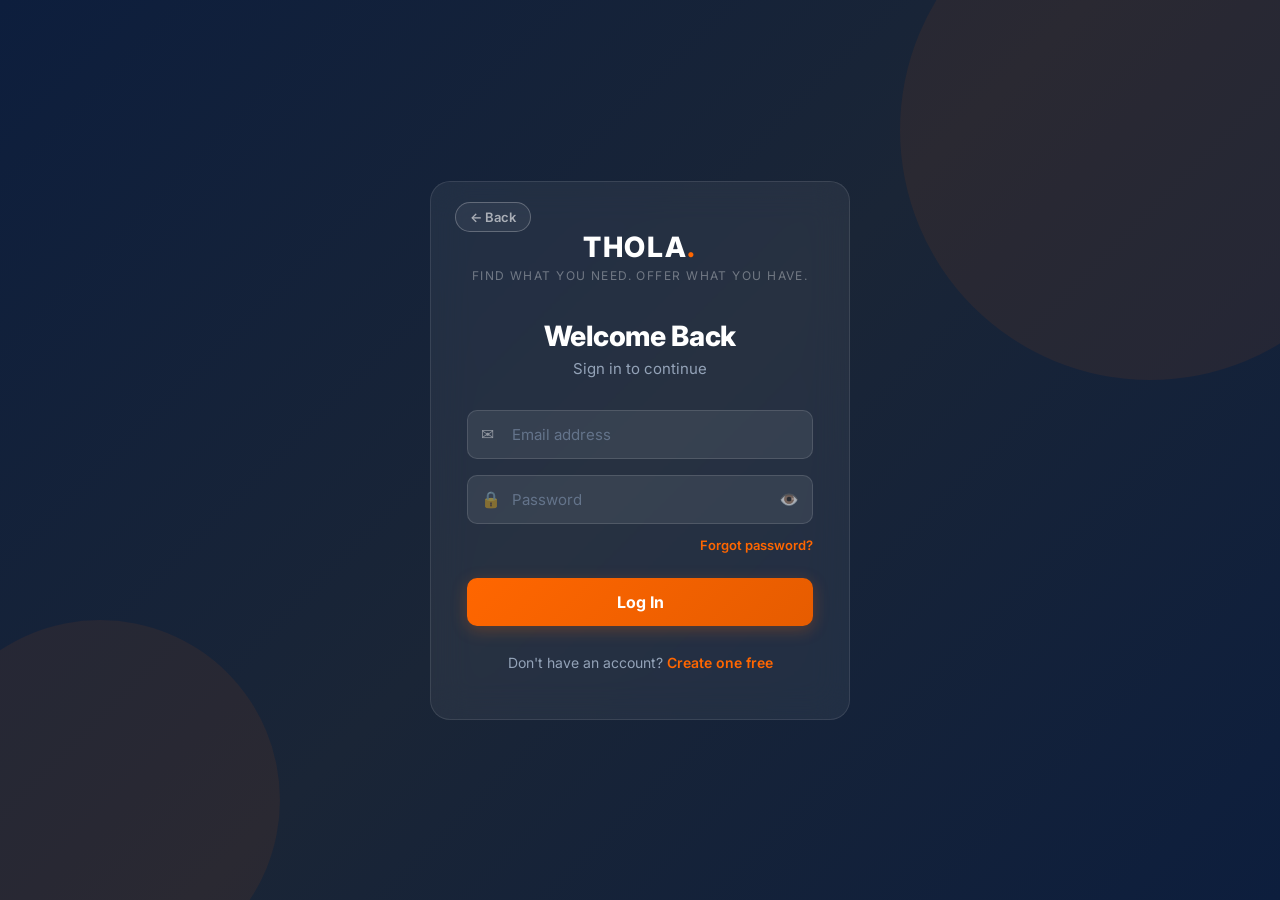
<file: html/search.html>
<!DOCTYPE html>
<html lang="en" data-theme="light">
<head>
<meta charset="UTF-8">
<meta name="viewport" content="width=device-width, initial-scale=1.0">
<title>THOLA — Search</title>
    <link rel="stylesheet" href="../css/global.css">
    <link rel="stylesheet" href="../css/search.css">
</head>
<body class="search-page">

<!-- NAVBAR -->
<nav class="navbar">
    <div class="nav-container">
        <a href="dashboard.html" class="logo" style="text-decoration: none; color: inherit;">🔍 THOLA</a>
        
        <button class="hamburger" aria-label="Toggle menu">
            <span></span><span></span><span></span>
        </button>
        <div class="nav-actions">
            <a href="profile.html" class="login-link" id="profileNavLink">&#128100; My Profile</a>
            <button id="theme-toggle" class="btn-toggle" aria-label="Toggle dark mode" data-tooltip="Dark Mode">
                <span class="icon-sun">☀️</span>
                <span class="icon-moon">🌙</span>
            </button>
        </div>
    </div>
</nav>

<!-- Search Hero (back button + title + search bar — all one block) -->
<section class="search-hero">
    <div class="search-hero-top">
        <a href="dashboard.html" class="back-link">← Back</a>
    </div>
    <div class="search-hero-inner">
        <h1 class="search-hero-title">Find What You Need</h1>
        <p class="search-hero-sub">Search thousands of local skills, goods and services near you</p>
        <div class="search-bar-wrap">
            <input type="text" class="search-input" id="mainSearch" placeholder="Search skills, goods, services, or people..." />
        </div>
    </div>
</section>

<main class="search-results-section">
    <div class="listings-header">
        <h3 id="searchTitle">Search Results</h3>
        <span id="resultCount" class="result-count-badge" style="display:none;"></span>
    </div>

    <div class="listings-grid" id="searchResults"></div>

    <div class="no-results" id="noSearchResults" style="display:none;">
        <div class="no-results-icon">🔍</div>
        <h3 class="no-results-title">No results found</h3>
        <p class="no-results-sub">Try different keywords or browse all listings</p>
        <a href="dashboard.html" class="btn-nav">Browse All Listings</a>
    </div>
</main>

<footer>
    <div class="footer-container">
        <div class="footer-top">
            <div class="footer-brand">
                <div class="footer-logo">🔍 THOLA</div>
                <p class="footer-tagline">Find What You Need. Offer What You Have. Trust Who You Deal With.</p>
            </div>
            <div class="footer-links-group">
                <div class="footer-col">
                    <h4>Contact Us</h4>
                    <p>📞 +27 11 123 4567</p>
                    <p>📧 support@thola.co.za</p>
                    <p>📍 Johannesburg, South Africa</p>
                </div>
                <div class="footer-col">
                    <h4>Follow Us</h4>
                    <div class="social-links">
                        <a href="#" class="social-icon" aria-label="Facebook">
                            <svg xmlns="http://www.w3.org/2000/svg" width="16" height="16" fill="currentColor" viewBox="0 0 16 16"><path d="M16 8.049c0-4.446-3.582-8.05-8-8.05C3.58 0-.002 3.603-.002 8.05c0 4.017 2.926 7.347 6.75 7.951v-5.625h-2.03V8.05H6.75V6.275c0-2.017 1.195-3.131 3.022-3.131.876 0 1.791.157 1.791.157v1.98h-1.009c-.993 0-1.303.621-1.303 1.258v1.51h2.218l-.354 2.326H9.25V16c3.824-.604 6.75-3.934 6.75-7.951z"/></svg> Facebook
                        </a>
                        <a href="#" class="social-icon" aria-label="X (Twitter)">
                            <svg xmlns="http://www.w3.org/2000/svg" width="16" height="16" fill="currentColor" viewBox="0 0 16 16"><path d="M12.6.75h2.454l-5.36 6.142L16 15.25h-4.937l-3.867-5.07-4.425 5.07H.316l5.733-6.57L0 .75h5.063l3.495 4.633L12.601.75Zm-.86 13.028h1.36L4.323 2.145H2.865l8.875 11.633Z"/></svg> X
                        </a>
                        <a href="#" class="social-icon" aria-label="Instagram">
                            <svg xmlns="http://www.w3.org/2000/svg" width="16" height="16" fill="currentColor" viewBox="0 0 16 16"><path d="M8 0C5.829 0 5.556.01 4.703.048 3.85.088 3.269.222 2.76.42a3.917 3.917 0 0 0-1.417.923A3.927 3.927 0 0 0 .42 2.76C.222 3.268.087 3.85.048 4.7.01 5.555 0 5.827 0 8.001c0 2.172.01 2.444.048 3.297.04.852.174 1.433.372 1.942.205.526.478.972.923 1.417.444.445.89.719 1.416.923.51.198 1.09.333 1.942.372C5.555 15.99 5.827 16 8 16s2.444-.01 3.298-.048c.851-.04 1.434-.174 1.943-.372a3.916 3.916 0 0 0 1.416-.923c.445-.445.718-.891.923-1.417.197-.509.332-1.09.372-1.942C15.99 10.445 16 10.173 16 8s-.01-2.444-.048-3.298c-.04-.851-.175-1.433-.372-1.941a3.926 3.926 0 0 0-.923-1.417A3.911 3.911 0 0 0 13.24.42c-.51-.198-1.092-.333-1.943-.372C10.443.01 10.172 0 7.998 0h.003zm-.717 1.442h.718c2.136 0 2.389.007 3.232.046.78.035 1.204.166 1.486.275.373.145.64.319.92.599.28.28.453.546.598.92.11.281.24.705.275 1.485.039.843.047 1.096.047 3.231s-.008 2.389-.047 3.232c-.035.78-.166 1.203-.275 1.485a2.47 2.47 0 0 1-.599.919c-.28.28-.546.453-.92.598-.28.11-.704.24-1.485.276-.843.038-1.096.047-3.232.047s-2.39-.009-3.233-.047c-.78-.036-1.203-.166-1.485-.276a2.478 2.478 0 0 1-.92-.598 2.48 2.48 0 0 1-.6-.92c-.109-.281-.24-.705-.275-1.485-.038-.843-.046-1.096-.046-3.233 0-2.136.008-2.388.046-3.231.036-.78.166-1.204.276-1.486.145-.373.319-.64.599-.92.28-.28.546-.453.92-.598.282-.11.705-.24 1.485-.276.738-.034 1.024-.044 2.515-.045v.002zm4.988 1.328a.96.96 0 1 0 0 1.92.96.96 0 0 0 0-1.92zm-4.27 1.122a4.109 4.109 0 1 0 0 8.217 4.109 4.109 0 0 0 0-8.217zm0 1.441a2.667 2.667 0 1 1 0 5.334 2.667 2.667 0 0 1 0-5.334z"/></svg> Instagram
                        </a>
                        <a href="#" class="social-icon" aria-label="LinkedIn">
                            <svg xmlns="http://www.w3.org/2000/svg" width="16" height="16" fill="currentColor" viewBox="0 0 16 16"><path d="M0 1.146C0 .513.526 0 1.175 0h13.65C15.474 0 16 .513 16 1.146v13.708c0 .633-.526 1.146-1.175 1.146H1.175C.526 16 0 15.487 0 14.854V1.146zm4.943 12.248V6.169H2.542v7.225h2.401zm-1.2-8.212c.837 0 1.358-.554 1.358-1.248-.015-.709-.52-1.248-1.342-1.248-.822 0-1.359.54-1.359 1.248 0 .694.521 1.248 1.327 1.248h.016zm4.908 8.212V9.359c0-.216.016-.432.08-.586.173-.431.568-.878 1.232-.878.869 0 1.216.662 1.216 1.634v3.865h2.401V9.25c0-2.22-1.184-3.252-2.764-3.252-1.274 0-1.845.7-2.165 1.193v.025h-.016a5.54 5.54 0 0 1 .016-.025V6.169h-2.4c.03.678 0 7.225 0 7.225h2.4z"/></svg> LinkedIn
                        </a>
                    </div>
                </div>
            </div>
        </div>
        <hr class="footer-divider">
        <div class="footer-bottom">
            <p>THOLA &copy; 2026 — All Rights Reserved.</p>
        </div>
    </div>
</footer>

<script src="../js/main.js"></script>
<script src="../js/search.js"></script>
</body>
</html>
</file>
<file: css/global.css>
@import url('https://fonts.googleapis.com/css2?family=Inter:wght@400;500;600;700;800&display=swap');

* {
  margin: 0;
  padding: 0;
  box-sizing: border-box;
}
body {
  font-family: 'Inter', system-ui, -apple-system, sans-serif;
  background-color: #f8fafc;
  color: #1e293b;
  display: flex;
  flex-direction: column;
  min-height: 100vh;
}

/* --- Navigation Bar --- */
.navbar {
  background-color: #0d1e3d;
  color: #ffffff;
  padding: 16px 0;
}

.nav-container {
  max-width: 1100px;
  margin: 0 auto;
  display: flex;
  justify-content: space-between; 
  align-items: center; 
  padding-left: 20px;
  padding-right: 20px;
}
.logo {
  font-size: 22px;      
  font-weight: 800;
  color: #ffffff;
  text-decoration: none;
}
.logo span {
  color: #ff6600;
}
.nav-actions {
  display: flex;
  align-items: center;
  gap: 24px;
}
.login-link {
  color: #ff6600;
  text-decoration: none;
  font-weight: 600;
}
.btn-nav {
  background-color: #ff6600;
  color: white;
  border: none;
  padding: 10px 20px;
  border-radius: 8px;
  font-weight: 800;
  cursor: pointer;
}
.btn-nav:hover {
  background-color: #e65c00;
}
.login-link:hover {
  text-decoration: underline;
}

/* --- Global Footer --- */
footer { 
  background-color: #0d1e3d; 
  color: #94a3b8; 
  padding: 40px 20px 24px; 
  font-size: 14px;
  margin-top: auto;
  border-top: 1px solid rgba(255, 255, 255, 0.05);
}
.footer-container {
  max-width: 1100px;
  margin: 0 auto;
}
.footer-top {
  display: flex;
  justify-content: space-between;
  align-items: flex-start;
  flex-wrap: wrap;
  gap: 32px;
  margin-bottom: 24px;
}
.footer-brand {
  flex: 1;
  min-width: 250px;
  text-align: left;
}
.footer-logo {
  font-size: 20px;
  font-weight: 800;
  color: #ffffff;
  margin-bottom: 12px;
}
.footer-tagline {
  color: #64748b;
  line-height: 1.5;
  max-width: 320px;
}
.footer-links-group {
  display: flex;
  flex-wrap: wrap;
  gap: 48px;
}
.footer-col {
  text-align: left;
  min-width: 160px;
}
.footer-col h4 {
  color: #ffffff;
  font-size: 15px;
  font-weight: 600;
  margin-bottom: 14px;
  text-transform: uppercase;
  letter-spacing: 0.5px;
}
.footer-col p {
  margin-bottom: 8px;
  color: #94a3b8;
  display: flex;
  align-items: center;
  gap: 8px;
}
.social-links {
  display: flex;
  flex-direction: column;
  gap: 8px;
}
.social-icon {
  color: #94a3b8;
  text-decoration: none;
  transition: color 0.2s ease;
  display: flex;
  align-items: center;
  gap: 8px;
}
.social-icon:hover {
  color: #ff6600;
}
.footer-divider {
  border: 0;
  height: 1px;
  background: rgba(255, 255, 255, 0.08);
  margin-bottom: 20px;
}
.footer-bottom {
  text-align: center;
  color: #64748b;
  font-size: 12px;
}

/* --- Theme Toggle --- */
.btn-toggle {
  background: none;
  border: 2px solid #ff6600;
  border-radius: 50%;
  width: 40px;
  height: 40px;
  display: inline-flex;
  align-items: center;
  justify-content: center;
  cursor: pointer;
  font-size: 18px;
  transition: all 0.2s ease;
  position: relative;
  flex-shrink: 0;
}
.btn-toggle:hover {
  background-color: rgba(255, 102, 0, 0.1);
  transform: scale(1.05);
}
.btn-toggle .icon-moon { display: none; }
.btn-toggle .icon-sun  { display: inline-block; }
[data-theme="dark"] .btn-toggle .icon-sun  { display: none; }
[data-theme="dark"] .btn-toggle .icon-moon { display: inline-block; }
[data-theme="dark"] .btn-toggle            { border-color: #ffffff; }
[data-theme="dark"] .btn-toggle:hover      { background-color: rgba(255,255,255,0.1); }

/* Theme Tooltip */
.btn-toggle::after {
  content: attr(data-tooltip);
  position: absolute;
  top: 52px;
  left: 50%;
  transform: translateX(-50%) translateY(-5px);
  background-color: #1e293b;
  color: #ffffff;
  padding: 6px 12px;
  border-radius: 6px;
  font-size: 12px;
  font-weight: 600;
  white-space: nowrap;
  opacity: 0;
  pointer-events: none;
  box-shadow: 0 4px 12px rgba(0,0,0,0.15);
  transition: opacity 0.2s ease, transform 0.2s ease;
  z-index: 100;
}
.btn-toggle::before {
  content: "";
  position: absolute;
  top: 46px;
  left: 50%;
  transform: translateX(-50%);
  border-width: 0 6px 6px 6px;
  border-style: solid;
  border-color: transparent transparent #1e293b transparent;
  opacity: 0;
  pointer-events: none;
  transition: opacity 0.2s ease;
  z-index: 100;
}
.btn-toggle:hover::after  { opacity: 1; transform: translateX(-50%) translateY(0); }
.btn-toggle:hover::before { opacity: 1; }

/* Global dark theme overrides */
[data-theme="dark"] body { background-color: #0d1e3d; color: #e8edf5; }
[data-theme="dark"] .navbar { background-color: #091629; border-bottom: 1px solid rgba(255,255,255,0.08); }
[data-theme="dark"] .logo { color: #e8edf5; }
[data-theme="dark"] .login-link { color: #7eb3ff; }
[data-theme="dark"] footer { background-color: #091629; color: rgba(232,237,245,0.5); }
[data-theme="dark"] footer .footer-logo, [data-theme="dark"] footer .footer-col h4 { color: #ffffff; }
[data-theme="dark"] footer .footer-col p { color: #8a9cb4; }
[data-theme="dark"] footer .social-icon { color: #8a9cb4; }
[data-theme="dark"] footer .social-icon:hover { color: #ff6600; }

/* Hamburger Menu for Mobile */
.hamburger {
  display: none;
  flex-direction: column;
  gap: 5px;
  cursor: pointer;
  background: none;
  border: none;
  padding: 4px;
  flex-shrink: 0;
}
.hamburger span {
  display: block;
  width: 24px;
  height: 2px;
  background: #ffffff;
  border-radius: 2px;
  transition: all 0.3s ease;
}
.hamburger.open span:nth-child(1) { transform: translateY(7px) rotate(45deg); }
.hamburger.open span:nth-child(2) { opacity: 0; }
.hamburger.open span:nth-child(3) { transform: translateY(-7px) rotate(-45deg); }

@media (max-width: 768px) {
  .hamburger { display: flex; }
  .nav-actions {
    display: none;
    position: absolute;
    top: 100%;
    left: 0;
    right: 0;
    background: #0d1e3d;
    flex-direction: column;
    padding: 16px 20px;
    gap: 12px;
    border-top: 1px solid rgba(255,255,255,0.08);
    z-index: 200;
  }
  .nav-actions.open { display: flex; }
  .navbar { position: relative; }
  [data-theme="dark"] .nav-actions { background: #091629; }
}

/* Global Back Bar style */
.back-bar {
  background: #ffffff;
  border-bottom: 1px solid #e2e8f0;
  padding: 12px 0;
}
[data-theme="dark"] .back-bar {
  background: #0d1e3d;
  border-bottom-color: rgba(255,255,255,0.08);
}

/* Inner wrapper aligns back link to same horizontal position as the THOLA logo */
.back-bar-inner {
  max-width: 1100px;
  margin: 0 auto;
  padding: 0 20px;
}
.back-link {
  color: #ff6600;
  text-decoration: none;
  font-weight: 600;
  display: inline-flex;
  align-items: center;
  gap: 6px;
  padding: 8px 16px;
  border: 1.5px solid #ff6600;
  border-radius: 20px;
  font-size: 13.5px;
  background-color: transparent;
  transition: all 0.2s ease;
}
.back-link:hover {
  background-color: rgba(255, 102, 0, 0.08);
  transform: translateX(-2px);
  color: #e65c00;
  border-color: #e65c00;
}
[data-theme="dark"] .back-link {
  border-color: #ff6600;
  color: #ff6600;
}
[data-theme="dark"] .back-link:hover {
  background-color: rgba(255, 102, 0, 0.12);
  color: #ff8533;
  border-color: #ff8533;
}

/* Global helper screen reader class */
.sr-only {
  position: absolute;
  width: 1px;
  height: 1px;
  padding: 0;
  margin: -1px;
  overflow: hidden;
  clip: rect(0, 0, 0, 0);
  border: 0;
}

/* Global Success/Toast notification */
.toast {
  position: fixed;
  bottom: 28px;
  left: 50%;
  transform: translateX(-50%) translateY(60px);
  background: #0d1e3d;
  color: white;
  padding: 12px 24px;
  border-radius: 30px;
  font-size: 14px;
  font-weight: 600;
  z-index: 9999;
  transition: transform 0.3s ease;
  white-space: nowrap;
  pointer-events: none;
}
.toast.show { transform: translateX(-50%) translateY(0); }
</file>
<file: css/index.css>
/* --- Page Layout (sticky footer) --- */
body {
  display: flex;
  flex-direction: column;
  min-height: 100vh;
}
footer {
  margin-top: auto;
}

/* --- Hero Section --- */
.hero {
  padding: 20px 0 0 0;
}
.hero-container {
  max-width: 1100px;
  margin: 0 auto;
  padding: 40px 20px 20px;
}
.hero-centered {
  max-width: 860px;
  margin: 0 auto;
  padding: 40px 20px 20px;
  text-align: center;
}
.badge {
  background-color: #ffe6d5;
  color: #d45500;
  padding: 6px 14px;
  border-radius: 20px;
  font-size: 13px;
  font-weight: 600;
  margin-top: 10px;
  display: inline-block;
}
h1 {
  font-size: 44px;
  color: #0d1e3d;
  margin: 24px 0 16px 0;
  font-weight: 800;
}
.lead-text {
  font-size: 18px;
  font-weight: 500;
  line-height: 1.6;
  max-width: 850px;
  margin: 0 auto 24px;
  color: #334155;
}
.sub-text {
  font-size: 15px;
  color: #64748b;
  line-height: 1.6;
  max-width: 850px;
  margin: 0 auto 32px;
}

/* buttons */
.button-group {
  display: flex;
  justify-content: center;
  gap: 16px;
  margin-bottom: 30px;
}
.btn {
  padding: 14px 28px;
  font-size: 16px;
  font-weight: 600;
  border-radius: 8px;
  cursor: pointer;
  border: 2px solid transparent;
}
.btn-create {
  background-color: #ff6600;
  color: #ffffff;
  box-shadow: 0 4px 12px rgba(255, 102, 0, 0.2);
  text-decoration: none;
}
.btn-learn-more {
  background-color: transparent;
  border-color: #ff6600;
  color: #ff6600;
  text-decoration: none;
}

/* services */
.services {
  padding: 10px 0 60px;
}
.services-container {
  max-width: 1100px;
  margin: 0 auto;
  padding: 0 20px;
  display: grid;
  grid-template-columns: repeat(5, 1fr);
  gap: 20px;
}
.service-card {
  display: flex;
  flex-direction: column;
  align-items: center;
  text-align: center;
  background: white;
  padding: 24px 16px;
  border-radius: 12px;
  border: 1px solid #e2e8f0;
  transition: all 0.2s ease;
}
.service-card:hover {
  transform: translateY(-4px);
  box-shadow: 0 8px 20px rgba(0,0,0,0.05);
}
.icon-circle {
  width: 50px;
  height: 50px;
  background-color: #ffe6d5;
  color: #ff6600;
  border-radius: 50%;
  display: flex;
  align-items: center;
  justify-content: center;
  font-size: 20px;
  margin-bottom: 12px;
  transition: transform 0.2s ease;
}
.service-card:hover .icon-circle {
  transform: translateY(-4px);
  box-shadow: 0 8px 20px rgba(255,102,0,0.2);
}
.service-card h3 {
  font-size: 14px;
  font-weight: 600;
  color: #334155;
}
.card-desc {
  font-size: 13px;
  color: #64748b;
  line-height: 1.5;
  margin-top: 8px;
}
[data-theme="dark"] .card-desc {
  color: #a8bcd4;
}

/* Dark mode overrides */
[data-theme="dark"] h1 { color: #e8edf5; }
[data-theme="dark"] .lead-text { color: #a8bcd4; }
[data-theme="dark"] .sub-text { color: #6b8aaa; }
[data-theme="dark"] .badge { background-color: rgba(126,179,255,0.12); color: #7eb3ff; }
[data-theme="dark"] .icon-circle { background-color: rgba(126,179,255,0.12); color: #7eb3ff; }
[data-theme="dark"] .service-card { background-color: #1a2d50; border-color: rgba(255,255,255,0.08); }
[data-theme="dark"] .service-card h3 { color: #a8bcd4; }

@media screen and (max-width: 768px) {
  .hero { text-align: center; }
  h1 { font-size: 32px; line-height: 1.2; }
  .lead-text { font-size: 16px; }
  .sub-text { font-size: 14px; }
  .button-group { flex-direction: column; width: 100%; gap: 12px; }
  .btn { width: 100%; }
  .services-container { grid-template-columns: repeat(2, 1fr); gap: 16px; }
}
</file>
<file: css/chat.css>
.chat-page-body {
    display: flex;
    flex-direction: column;
    height: 100vh;
    overflow: hidden;
}

.chat-main {
    flex: 1;
    display: flex;
    flex-direction: column;
    overflow: hidden;
    max-width: 1200px;
    width: 100%;
    margin: 0 auto;
    padding: 0 20px;
    box-sizing: border-box;
}

.chat-back-strip {
    padding: 14px 0 10px;
    flex-shrink: 0;
}

.chat-box {
    flex: 1;
    display: flex;
    border: 1px solid #e2e8f0;
    border-radius: 16px;
    overflow: hidden;
    box-shadow: 0 4px 24px rgba(0,0,0,0.07);
    min-height: 0;
    margin-bottom: 16px;
}
[data-theme="dark"] .chat-box {
    border-color: rgba(255,255,255,0.08);
}

/* Sidebar */
.chat-box-sidebar {
    width: 280px;
    flex-shrink: 0;
    display: flex;
    flex-direction: column;
    border-right: 1px solid #e2e8f0;
    background: #ffffff;
    overflow: hidden;
}
[data-theme="dark"] .chat-box-sidebar {
    background: #1a2d50;
    border-color: rgba(255,255,255,0.08);
}

.chat-box-sidebar-header {
    padding: 18px 20px;
    font-weight: 700;
    font-size: 16px;
    color: #0d1e3d;
    border-bottom: 1px solid #e2e8f0;
    flex-shrink: 0;
}
[data-theme="dark"] .chat-box-sidebar-header {
    color: #e8edf5;
    border-color: rgba(255,255,255,0.08);
}

.chat-box-list {
    flex: 1;
    overflow-y: auto;
}

.chat-item {
    padding: 14px 20px;
    display: flex;
    gap: 12px;
    cursor: pointer;
    transition: background 0.2s;
    border-bottom: 1px solid #f1f5f9;
}
.chat-item:hover, .chat-item.active { background: #f1f5f9; }
[data-theme="dark"] .chat-item { border-bottom-color: rgba(255,255,255,0.05); }
[data-theme="dark"] .chat-item:hover, [data-theme="dark"] .chat-item.active { background: #1e3460; }

.chat-item-avatar {
    width: 40px;
    height: 40px;
    border-radius: 50%;
    background-color: #0d1e3d;
    color: white;
    display: flex;
    align-items: center;
    justify-content: center;
    font-weight: 700;
    flex-shrink: 0;
}
.chat-item-info {
    flex: 1;
    min-width: 0;
}
.chat-item-name {
    font-size: 14px;
    font-weight: 700;
    color: #1e293b;
    margin-bottom: 4px;
}
[data-theme="dark"] .chat-item-name { color: #e8edf5; }
.chat-item-preview {
    font-size: 12px;
    color: #64748b;
    white-space: nowrap;
    overflow: hidden;
    text-overflow: ellipsis;
}
[data-theme="dark"] .chat-item-preview { color: #a8bcd4; }

/* Chat window */
.chat-box-window {
    flex: 1;
    display: flex;
    flex-direction: column;
    overflow: hidden;
    background: #ffffff;
}
[data-theme="dark"] .chat-box-window {
    background: #1a2d50;
}

.chat-box-header {
    display: flex;
    align-items: center;
    justify-content: space-between;
    padding: 16px 20px;
    border-bottom: 1px solid #e2e8f0;
    flex-shrink: 0;
    background: #ffffff;
}
[data-theme="dark"] .chat-box-header {
    background: #1a2d50;
    border-color: rgba(255,255,255,0.08);
}
.chat-header-name {
    font-weight: 700;
    color: #0d1e3d;
}
[data-theme="dark"] .chat-header-name {
    color: #e8edf5;
}
.chat-header-status {
    display: flex;
    align-items: center;
    gap: 8px;
}
.online-label {
    font-size: 13px;
    color: #22c55e;
    font-weight: 600;
}

.chat-box-messages {
    flex: 1;
    overflow-y: auto;
    padding: 20px;
    display: flex;
    flex-direction: column;
    gap: 12px;
    background: #f8fafc;
}
[data-theme="dark"] .chat-box-messages {
    background: #0d1e3d;
}

.message-wrap {
    display: flex;
    flex-direction: column;
    max-width: 70%;
}
.message-wrap.sent { align-self: flex-end; }
.message-wrap.received { align-self: flex-start; }

.message-bubble {
    padding: 12px 16px;
    border-radius: 14px;
    font-size: 14px;
    line-height: 1.5;
}
.message-bubble.received {
    background: white;
    border: 1px solid #e2e8f0;
    border-bottom-left-radius: 4px;
    color: #1e293b;
}
.message-bubble.sent {
    background: #ff6600;
    color: white;
    border-bottom-right-radius: 4px;
}
[data-theme="dark"] .message-bubble.received {
    background: #1e3460;
    border-color: rgba(255,255,255,0.1);
    color: #e8edf5;
}

.message-meta {
    font-size: 11px;
    color: #64748b;
    margin-top: 4px;
    padding-left: 4px;
}
[data-theme="dark"] .message-meta { color: #6b8aaa; }

.chat-box-offer {
    display: flex;
    align-items: center;
    gap: 10px;
    padding: 10px 20px;
    background: #f8fafc;
    border-top: 1px solid #e2e8f0;
    flex-shrink: 0;
}
[data-theme="dark"] .chat-box-offer {
    background: #1e3460;
    border-color: rgba(255,255,255,0.08);
}
.offer-label { font-size: 13px; font-weight: 700; color: #334155; }
[data-theme="dark"] .offer-label { color: #a8bcd4; }
.offer-input { padding: 8px 12px; border: 1.5px solid #e2e8f0; border-radius: 8px; font-size: 14px; outline: none; background: white; color: #1e293b; width: 120px; }
[data-theme="dark"] .offer-input { background: #0d1e3d; border-color: rgba(255,255,255,0.15); color: #e8edf5; }
.btn-accept { background: #ff6600; color: white; border: none; padding: 8px 16px; border-radius: 8px; font-size: 13px; font-weight: 700; cursor: pointer; transition: all 0.2s; }
.btn-accept:hover { background: #e65c00; }

.chat-box-input-row {
    display: flex;
    align-items: flex-end;
    gap: 10px;
    padding: 12px 20px 16px;
    border-top: 1px solid #e2e8f0;
    flex-shrink: 0;
    background: #ffffff;
}
[data-theme="dark"] .chat-box-input-row {
    background: #1a2d50;
    border-color: rgba(255,255,255,0.08);
}

.chat-box-textarea {
    flex: 1;
    resize: none;
    border: 1.5px solid #e2e8f0;
    border-radius: 12px;
    padding: 12px 16px;
    font-family: inherit;
    font-size: 14px;
    max-height: 100px;
    outline: none;
    color: #1e293b;
    background: #f8fafc;
    transition: border-color 0.2s;
    height: 44px;
}
.chat-box-textarea:focus { border-color: #0d1e3d; background: white; }
[data-theme="dark"] .chat-box-textarea {
    background: #1e3460;
    border-color: rgba(255,255,255,0.1);
    color: #e8edf5;
}

.chat-box-send {
    width: 44px;
    height: 44px;
    border-radius: 50%;
    background: #ff6600;
    border: none;
    color: white;
    font-size: 18px;
    cursor: pointer;
    display: flex;
    align-items: center;
    justify-content: center;
    flex-shrink: 0;
    transition: background 0.2s;
}
.chat-box-send:hover { background: #e65c00; }

.chat-date-divider {
    text-align: center;
    font-size: 12px;
    color: #94a3b8;
    padding: 10px 0 16px;
    font-weight: 500;
}
[data-theme="dark"] .chat-date-divider { color: #4a6080; }

@media (max-width: 768px) {
    .chat-box { flex-direction: column; }
    .chat-box-sidebar { width: 100%; max-height: 160px; border-right: none; border-bottom: 1px solid #e2e8f0; }
    [data-theme="dark"] .chat-box-sidebar { border-bottom-color: rgba(255,255,255,0.08); }
}
</file>
<file: css/dashboard.css>
.dashboard-page { background-color: #f8fafc; min-height: 100vh; }
[data-theme="dark"] .dashboard-page { background-color: #0d1e3d; }

/* ── Dashboard Hero Banner ─────────────────────────────────────────── */
.dash-hero {
    background: linear-gradient(135deg, #0d1e3d 0%, #1a3060 60%, #0d1e3d 100%);
    padding: 36px 0 32px;
    position: relative;
    overflow: hidden;
}
.dash-hero::before {
    content: '';
    position: absolute;
    top: -60px;
    right: -60px;
    width: 280px;
    height: 280px;
    background: radial-gradient(circle, rgba(255,102,0,0.12) 0%, transparent 70%);
    pointer-events: none;
}
.dash-hero::after {
    content: '';
    position: absolute;
    bottom: -40px;
    left: -40px;
    width: 200px;
    height: 200px;
    background: radial-gradient(circle, rgba(255,102,0,0.08) 0%, transparent 70%);
    pointer-events: none;
}
[data-theme="dark"] .dash-hero {
    background: linear-gradient(135deg, #091629 0%, #112044 60%, #091629 100%);
}

.dash-hero-container {
    max-width: 1100px;
    margin: 0 auto;
    padding: 0 20px;
    display: flex;
    align-items: center;
    justify-content: space-between;
    gap: 20px;
    position: relative;
    z-index: 1;
}

.dash-hero-text h2 {
    font-size: 26px;
    font-weight: 800;
    color: #ffffff;
    margin: 0 0 6px 0;
    letter-spacing: -0.3px;
}
.dash-hero-text h2 span {
    color: #ff6600;
}
.dash-hero-text p {
    font-size: 14px;
    color: rgba(255,255,255,0.55);
    margin: 0;
    font-weight: 400;
}
[data-theme="dark"] .dash-hero-text h2 { color: #e8edf5; }
[data-theme="dark"] .dash-hero-text p  { color: rgba(232,237,245,0.45); }

.welcome-banner { background-color: #0d1e3d; color: #ffffff; padding: 28px 0; }
[data-theme="dark"] .welcome-banner { background-color: #091629; }

.welcome-container { 
    max-width: 1100px; 
    margin: 0 auto; 
    padding: 0 20px; 
    display: flex; 
    justify-content: space-between; 
    align-items: center; 
}
.welcome-text h2 { font-size: 22px; font-weight: 800; color: #ffffff; margin-bottom: 4px; }
[data-theme="dark"] .welcome-text h2 { color: #e8edf5; }
.welcome-text p { font-size: 14px; color: #94a3b8; }
[data-theme="dark"] .welcome-text p { color: #6b8aaa; }

.post-btn { 
    background-color: #ff6600; 
    color: #ffffff; 
    border: none; 
    padding: 12px 24px; 
    border-radius: 8px; 
    font-weight: 800; 
    font-size: 15px; 
    cursor: pointer; 
    text-decoration: none; 
}
.post-btn:hover { background-color: #e65c00; }

.search-bar-section {
    background-color: #ffffff;
    border-bottom: 1px solid #e2e8f0;
    padding: 20px 0 0;
    box-shadow: 0 2px 8px rgba(0,0,0,0.04);
}
[data-theme="dark"] .search-bar-section {
    background-color: #1a2d50;
    border-bottom-color: rgba(255,255,255,0.07);
    box-shadow: none;
}

.dash-search-wrap { 
    max-width: 1100px; 
    margin: 0 auto; 
    padding: 0 20px; 
}

.dash-search-row { 
    display: flex; 
    gap: 12px; 
    align-items: center; 
    flex-wrap: wrap; 
}

.dash-search-input-wrap { 
    flex: 1; 
    position: relative; 
    min-width: 240px; 
}

.dash-search-icon { 
    position: absolute; 
    left: 14px; 
    top: 50%; 
    transform: translateY(-50%); 
    color: #64748b; 
    pointer-events: none; 
}
[data-theme="dark"] .dash-search-icon { color: #6b8aaa; }

.dash-search-input { 
    width: 100%; 
    padding: 12px 16px 12px 40px; 
    border: 1px solid #e2e8f0; 
    border-radius: 8px; 
    font-size: 15px; 
    font-family: inherit; 
    background-color: #f8fafc; 
    color: #1e293b; 
    outline: none; 
    transition: all 0.2s ease; 
}
.dash-search-input:focus { border-color: #ff6600; box-shadow: 0 0 0 3px rgba(255,102,0,0.1); }
.dash-search-input::placeholder { color: #94a3b8; }
[data-theme="dark"] .dash-search-input { background-color: #1e3460; border-color: rgba(255,255,255,0.1); color: #e8edf5; }
[data-theme="dark"] .dash-search-input::placeholder { color: #6b8aaa; }
[data-theme="dark"] .dash-search-input:focus { border-color: #ff6600; box-shadow: 0 0 0 3px rgba(255,102,0,0.18); }

.dash-filter-select { 
    padding: 12px 16px; 
    border: 1px solid #e2e8f0; 
    border-radius: 8px; 
    font-size: 14px; 
    font-family: inherit; 
    background-color: #f8fafc; 
    color: #1e293b; 
    outline: none; 
    cursor: pointer; 
    min-width: 160px; 
}
.dash-filter-select:focus { border-color: #ff6600; }
[data-theme="dark"] .dash-filter-select { background-color: #1e3460; border-color: rgba(255,255,255,0.1); color: #e8edf5; }
[data-theme="dark"] .dash-filter-select:focus { border-color: #ff6600; }

.dash-search-btn { 
    background-color: #ff6600; 
    color: #ffffff; 
    border: none; 
    padding: 12px 24px; 
    border-radius: 8px; 
    font-weight: 700; 
    font-size: 15px; 
    cursor: pointer; 
    white-space: nowrap; 
    transition: background-color 0.2s ease;
}
.dash-search-btn:hover { background-color: #e65c00; }

.filter-tabs { 
    max-width: 1100px; 
    margin: 16px auto 0; 
    padding: 0 20px 16px; 
    display: flex; 
    gap: 10px; 
    flex-wrap: wrap; 
}

.tab-btn { 
    padding: 8px 20px; 
    border-radius: 20px; 
    border: 2px solid #e2e8f0; 
    background-color: #ffffff; 
    color: #64748b; 
    font-size: 14px; 
    font-weight: 600; 
    cursor: pointer; 
    font-family: inherit; 
    transition: all 0.2s ease; 
}
.tab-btn.active { background-color: #ff6600; border-color: #ff6600; color: #ffffff; }
.tab-btn:hover { border-color: #ff6600; color: #ff6600; }
.tab-btn.active:hover { color: #ffffff; }
[data-theme="dark"] .tab-btn { background-color: #1a2d50; border-color: rgba(255,255,255,0.1); color: #a8bcd4; }
[data-theme="dark"] .tab-btn:hover { border-color: #ff6600; color: #ff6600; background-color: #1a2d50; }
[data-theme="dark"] .tab-btn.active { background-color: #ff6600; border-color: #ff6600; color: #ffffff; }
[data-theme="dark"] .tab-btn.active:hover { color: #ffffff; }

.listings-section { max-width: 1100px; margin: 24px auto 60px; padding: 0 20px; }

.listings-header { display: flex; justify-content: space-between; align-items: center; margin-bottom: 20px; flex-wrap: wrap; gap: 12px; }
.listings-header h3 { font-size: 18px; font-weight: 800; color: #0d1e3d; }
[data-theme="dark"] .listings-header h3 { color: #e8edf5; }
.listings-header span { font-size: 14px; color: #64748b; }
[data-theme="dark"] .listings-header span { color: #6b8aaa; }

.listings-grid { 
    display: grid; 
    grid-template-columns: repeat(3, 1fr); 
    gap: 20px; 
}

.listing-card { 
    background-color: #ffffff; 
    border: 1px solid #e2e8f0; 
    border-radius: 12px; 
    padding: 20px; 
    display: flex; 
    flex-direction: column; 
    gap: 12px; 
    transition: box-shadow 0.2s ease, transform 0.25s ease; 
    cursor: pointer;
}
.listing-card:hover { box-shadow: 0 4px 16px rgba(0,0,0,0.08); transform: translateY(-4px); }
[data-theme="dark"] .listing-card { background-color: #1a2d50; border-color: rgba(255,255,255,0.08); }
[data-theme="dark"] .listing-card:hover { box-shadow: 0 8px 32px rgba(0,0,0,0.4); border-color: rgba(255,102,0,0.35); }
.listing-card.hidden { display: none; }

.card-top { display: flex; justify-content: space-between; align-items: flex-start; }

.category-badge { 
    background-color: #ffe6d5; 
    color: #d45500; 
    padding: 4px 12px; 
    border-radius: 20px; 
    font-size: 12px; 
    font-weight: 600; 
}
.category-badge.goods { background-color: #e0f2fe; color: #0369a1; }
[data-theme="dark"] .category-badge { background-color: rgba(126,179,255,0.12); color: #7eb3ff; }
[data-theme="dark"] .category-badge.goods { background-color: rgba(59,130,246,0.15); color: #60A5FA; }

.card-icon { 
    width: 44px; height: 44px; 
    background-color: #ffe6d5; 
    color: #ff6600; 
    border-radius: 50%; 
    display: flex; 
    align-items: center; 
    justify-content: center; 
    font-size: 20px; 
}
[data-theme="dark"] .card-icon { background-color: rgba(126,179,255,0.12); color: #7eb3ff; }

.card-title { font-size: 16px; font-weight: 800; color: #0d1e3d; margin: 0; }
[data-theme="dark"] .card-title { color: #e8edf5; }
.card-description { font-size: 14px; color: #64748b; line-height: 1.5; margin: 0; }
[data-theme="dark"] .card-description { color: #a8bcd4; }
.card-price { font-size: 20px; font-weight: 800; color: #ff6600; }
.card-price span { font-size: 13px; color: #94a3b8; font-weight: 500; }
[data-theme="dark"] .card-price { color: #ff6600; }
[data-theme="dark"] .card-price span { color: #6b8aaa; }

.card-seller { 
    display: flex; 
    align-items: center; 
    gap: 10px; 
    padding-top: 12px; 
    border-top: 1px solid #f1f5f9; 
}
[data-theme="dark"] .card-seller { border-top-color: rgba(255,255,255,0.07); }

.seller-avatar { 
    width: 36px; height: 36px; 
    border-radius: 50%; 
    background-color: #0d1e3d; 
    color: #ffffff; 
    display: flex; 
    align-items: center; 
    justify-content: center; 
    font-size: 13px; 
    font-weight: 800; 
    flex-shrink: 0; 
}
[data-theme="dark"] .seller-avatar { background-color: #1e3460; color: #7eb3ff; }

.seller-info { flex: 1; }
.seller-name { font-size: 13px; font-weight: 700; color: #1e293b; display: flex; align-items: center; gap: 6px; }
[data-theme="dark"] .seller-name { color: #e8edf5; }
.verified-badge { background-color: #dcfce7; color: #166534; font-size: 10px; font-weight: 700; padding: 2px 8px; border-radius: 20px; }
.seller-location { font-size: 12px; color: #94a3b8; margin-top: 2px; }
[data-theme="dark"] .seller-location { color: #6b8aaa; }
.star-rating { font-size: 13px; color: #ff6600; font-weight: 700; }
[data-theme="dark"] .star-rating { color: #ff6600; }

.card-actions { display: flex; gap: 10px; }

.btn-book { 
    flex: 1; 
    background-color: #ff6600; 
    color: #ffffff; 
    border: none; 
    padding: 10px 16px; 
    border-radius: 8px; 
    font-size: 14px; 
    font-weight: 700; 
    cursor: pointer; 
    font-family: inherit; 
}
.btn-book:hover { background-color: #e65c00; }
[data-theme="dark"] .btn-book { background-color: #ff6600; color: #ffffff; }

.btn-offer { 
    flex: 1; 
    background-color: transparent; 
    color: #ff6600; 
    border: 2px solid #ff6600; 
    padding: 10px 16px; 
    border-radius: 8px; 
    font-size: 14px; 
    font-weight: 700; 
    cursor: pointer; 
    font-family: inherit; 
}
.btn-offer:hover { background-color: rgba(255,102,0,0.08); }
[data-theme="dark"] .btn-offer { color: #ff6600; border-color: #ff6600; }
[data-theme="dark"] .btn-offer:hover { background-color: rgba(255,102,0,0.12); }

.no-results { 
    text-align: center; 
    padding: 60px 20px; 
    color: #94a3b8; 
    font-size: 16px; 
    display: none; 
}
.no-results.visible { display: flex; flex-direction: column; align-items: center; justify-content: center; }
[data-theme="dark"] .no-results { color: #6b8aaa; }

.no-results-icon {
    font-size: 48px;
    margin-bottom: 16px;
}
.no-results-title {
    font-size: 20px;
    font-weight: 700;
    color: #0d1e3d;
    margin-bottom: 8px;
}
[data-theme="dark"] .no-results-title {
    color: #e8edf5;
}
.no-results-sub {
    font-size: 14px;
    color: #64748b;
    margin-bottom: 20px;
    max-width: 400px;
}
[data-theme="dark"] .no-results-sub {
    color: #94a3b8;
}
.btn-reset {
    background: #ff6600;
    color: white;
    border: none;
    padding: 10px 24px;
    border-radius: 8px;
    font-weight: 700;
    cursor: pointer;
    transition: background 0.2s, transform 0.1s;
    font-family: inherit;
}
.btn-reset:hover {
    background: #e65c00;
    transform: scale(1.02);
}

/* Quick action strip */
.quick-actions {
    background: #ffffff;
    border-bottom: 1px solid #e2e8f0;
    padding: 10px 0;
}
[data-theme="dark"] .quick-actions { background: #1a2d50; border-bottom-color: rgba(255,255,255,0.06); }
.quick-actions-container {
    max-width: 1100px;
    margin: 0 auto;
    padding: 0 20px;
    display: flex;
    gap: 8px;
    align-items: center;
    flex-wrap: wrap;
}
.quick-chip {
    display: inline-flex;
    align-items: center;
    gap: 6px;
    padding: 6px 14px;
    border-radius: 20px;
    font-size: 13px;
    font-weight: 600;
    cursor: pointer;
    border: 1.5px solid #e2e8f0;
    background: transparent;
    color: #64748b;
    font-family: inherit;
    transition: all 0.2s ease;
    text-decoration: none;
}
.quick-chip:hover { border-color: #ff6600; color: #ff6600; background: rgba(255,102,0,0.04); }
.quick-chip.primary { background: #ff6600; color: white; border-color: #ff6600; }
.quick-chip.primary:hover { background: #e65c00; }
[data-theme="dark"] .quick-chip { border-color: rgba(255,255,255,0.1); color: #a8bcd4; }
[data-theme="dark"] .quick-chip:hover { border-color: #ff6600; color: #ff6600; }
[data-theme="dark"] .quick-chip.primary { background: #ff6600; color: #0d1e3d; border-color: #ff6600; }

/* Modal overlays for dashboard */
.modal-overlay {
    display: none;
    position: fixed;
    inset: 0;
    background: rgba(0,0,0,0.5);
    z-index: 999;
    align-items: center;
    justify-content: center;
    padding: 20px;
}
.modal-overlay.open { display: flex; }
.modal-box {
    background: #ffffff;
    border-radius: 16px;
    padding: 36px;
    max-width: 480px;
    width: 100%;
    text-align: center;
    animation: modalIn 0.25s ease;
}
[data-theme="dark"] .modal-box { background: #1a2d50; color: #e8edf5; }
@keyframes modalIn { from { opacity:0; transform:translateY(20px) scale(0.97); } to { opacity:1; transform:none; } }
.modal-title { font-size: 22px; font-weight: 800; color: #0d1e3d; margin-bottom: 6px; }
[data-theme="dark"] .modal-title { color: #e8edf5; }
.modal-sub { font-size: 14px; color: #64748b; margin-bottom: 28px; }
[data-theme="dark"] .modal-sub { color: #a8bcd4; }
.modal-options { display: grid; grid-template-columns: 1fr 1fr; gap: 14px; margin-bottom: 20px; }
.modal-option {
    border: 2px solid #e2e8f0;
    border-radius: 12px;
    padding: 24px 16px;
    cursor: pointer;
    transition: all 0.2s ease;
    text-decoration: none;
    display: block;
}
.modal-option:hover { border-color: #ff6600; background: rgba(255,102,0,0.04); }
[data-theme="dark"] .modal-option { border-color: rgba(255,255,255,0.08); }
[data-theme="dark"] .modal-option:hover { border-color: #ff6600; background: rgba(212,169,106,0.06); }
.modal-option-icon { font-size: 32px; margin-bottom: 10px; }
.modal-option-title { font-size: 15px; font-weight: 800; color: #0d1e3d; margin-bottom: 4px; }
[data-theme="dark"] .modal-option-title { color: #e8edf5; }
.modal-option-desc { font-size: 12px; color: #64748b; line-height: 1.4; }
[data-theme="dark"] .modal-option-desc { color: #a8bcd4; }
.modal-close { font-size: 13px; color: #94a3b8; cursor: pointer; background: none; border: none; font-family: inherit; }
.modal-close:hover { color: #64748b; }

/* Profile setup banner */
.profile-setup-banner {
    background: linear-gradient(135deg, #0d1e3d, #1a2536);
    margin: 20px auto;
    max-width: 1100px;
    border-radius: 12px;
    padding: 20px 24px;
    display: flex;
    align-items: center;
    justify-content: space-between;
    gap: 16px;
    flex-wrap: wrap;
}
.profile-setup-banner.hidden { display: none; }
.setup-text h4 { font-size: 16px; font-weight: 800; color: #ffffff; margin-bottom: 4px; }
.setup-text p  { font-size: 13px; color: rgba(255,255,255,0.55); }
.setup-steps { display: flex; gap: 10px; flex-wrap: wrap; }
.setup-step {
    display: flex;
    align-items: center;
    gap: 6px;
    font-size: 12px;
    color: rgba(255,255,255,0.5);
}
.setup-step.done { color: #22c55e; }
.setup-step-dot { width: 16px; height: 16px; border-radius: 50%; border: 2px solid rgba(255,255,255,0.2); flex-shrink: 0; display: flex; align-items: center; justify-content: center; font-size: 9px; }
.setup-step.done .setup-step-dot { background: #22c55e; border-color: #22c55e; color: white; }
.btn-setup { background: #ff6600; color: white; border: none; padding: 10px 20px; border-radius: 8px; font-size: 13px; font-weight: 700; cursor: pointer; white-space: nowrap; font-family: inherit; }

@media screen and (max-width: 768px) {
    .welcome-container { flex-direction: column; gap: 16px; text-align: center; }
    .post-btn { width: 100%; text-align: center; display: block; }
    .search-bar-container { flex-direction: column; }
    .search-input, .filter-select, .search-btn { width: 100%; }
    .listings-grid { grid-template-columns: 1fr; }
    .card-actions { flex-direction: column; }
}
</file>
<file: css/learn-more.css>
.learn-hero {
    background: linear-gradient(135deg, #0d1e3d 0%, #1a3060 100%);
    padding: 24px 0 60px 0;
    color: white;
}
[data-theme="dark"] .learn-hero {
    background: linear-gradient(135deg, #0a1428 0%, #112044 100%);
}
.learn-hero-container {
    max-width: 1100px;
    margin: 0 auto;
    padding: 0 20px;
    text-align: left;
}
.learn-back-row {
    margin-bottom: 30px;
}
.learn-back-row .back-link {
    color: rgba(255,255,255,0.65) !important;
    border-color: rgba(255,255,255,0.2) !important;
    background: rgba(255,255,255,0.06) !important;
    font-size: 13px !important;
}
.learn-back-row .back-link:hover {
    color: #ff6600 !important;
    border-color: #ff6600 !important;
    background: rgba(255,102,0,0.1) !important;
}
.learn-hero-content {
    text-align: center;
}
.learn-hero h1 {
    font-size: 42px;
    font-weight: 800;
    margin-bottom: 16px;
    letter-spacing: -0.5px;
}
.learn-hero p {
    font-size: 18px;
    color: rgba(255,255,255,0.75);
    max-width: 600px;
    margin: 0 auto;
}

.learn-section {
    max-width: 1100px;
    margin: 0 auto;
    padding: 48px 20px;
}
.learn-section-title {
    font-size: 32px;
    font-weight: 800;
    color: #0d1e3d;
    text-align: center;
    margin-bottom: 40px;
}
[data-theme="dark"] .learn-section-title { color: #e8edf5; }

.features-grid {
    display: grid;
    grid-template-columns: repeat(auto-fit, minmax(300px, 1fr));
    gap: 32px;
}

.feature-box {
    background: white;
    border: 1px solid #e2e8f0;
    border-radius: 16px;
    padding: 32px;
    text-align: center;
    transition: transform 0.25s, box-shadow 0.25s;
}
[data-theme="dark"] .feature-box {
    background: #1a2d50;
    border-color: rgba(255,255,255,0.08);
}
.feature-box:hover {
    transform: translateY(-8px);
    box-shadow: 0 12px 32px rgba(0,0,0,0.1);
}
.feature-icon {
    font-size: 48px;
    margin-bottom: 20px;
}
.feature-box h3 {
    font-size: 20px;
    font-weight: 700;
    color: #0d1e3d;
    margin-bottom: 12px;
}
[data-theme="dark"] .feature-box h3 { color: #e8edf5; }
.feature-box p {
    font-size: 15px;
    color: #64748b;
    line-height: 1.6;
}
[data-theme="dark"] .feature-box p { color: #a8bcd4; }

.how-it-works {
    background: #f8fafc;
    padding: 56px 20px;
}
[data-theme="dark"] .how-it-works { background: #0d1e3d; }

.steps-container {
    display: flex;
    flex-direction: column;
    gap: 40px;
    max-width: 800px;
    margin: 0 auto;
}
.step-item {
    display: flex;
    align-items: flex-start;
    gap: 24px;
    background: white;
    padding: 24px;
    border-radius: 16px;
    box-shadow: 0 4px 12px rgba(0,0,0,0.04);
}
[data-theme="dark"] .step-item { background: #1a2d50; }
.step-number {
    width: 48px;
    height: 48px;
    background: #ff6600;
    color: white;
    border-radius: 50%;
    display: flex;
    align-items: center;
    justify-content: center;
    font-size: 20px;
    font-weight: 800;
    flex-shrink: 0;
}
.step-text h4 {
    font-size: 18px;
    font-weight: 700;
    color: #0d1e3d;
    margin-bottom: 8px;
}
[data-theme="dark"] .step-text h4 { color: #e8edf5; }
.step-text p {
    font-size: 15px;
    color: #64748b;
    margin: 0;
    line-height: 1.6;
}
[data-theme="dark"] .step-text p { color: #a8bcd4; }

@media (max-width: 768px) {
    .step-item { flex-direction: column; align-items: center; text-align: center; }
}
</file>
<file: css/listing-detail.css>
.detail-page { background: #f8fafc; min-height: 100vh; }
[data-theme="dark"] .detail-page { background: #0d1e3d; }

.detail-container {
    max-width: 1200px;
    margin: 24px auto;
    padding: 0 20px;
    display: grid;
    grid-template-columns: 1fr 380px;
    gap: 28px;
}
.detail-main {
    background: white;
    border-radius: 16px;
    box-shadow: 0 10px 30px rgba(0,0,0,0.08);
    overflow: hidden;
    border: 1px solid #e2e8f0;
}
[data-theme="dark"] .detail-main { background: #1a2d50; border-color: rgba(255,255,255,0.08); }

.detail-image { width: 100%; height: 320px; object-fit: cover; background: #e2e8f0; display: block; }
[data-theme="dark"] .detail-image { background: #1e3460; }

.detail-body { padding: 32px; }
.detail-title { font-size: 28px; font-weight: 800; color: #0d1e3d; margin: 0 0 12px 0; }
[data-theme="dark"] .detail-title { color: #e8edf5; }
.detail-description { color: #475569; line-height: 1.7; margin-bottom: 24px; }
[data-theme="dark"] .detail-description { color: #a8bcd4; }

.detail-info {
    display: flex;
    justify-content: space-between;
    background: #f8fafc;
    padding: 16px 20px;
    border-radius: 12px;
    margin-bottom: 24px;
    gap: 16px;
}
[data-theme="dark"] .detail-info { background: #1e3460; color: #e8edf5; }

.detail-price { font-size: 26px; font-weight: 800; color: #ff6600; }

.action-sidebar { display: flex; flex-direction: column; gap: 20px; }
.action-card {
    background: white;
    border-radius: 16px;
    padding: 24px;
    box-shadow: 0 10px 30px rgba(0,0,0,0.08);
    border: 1px solid #e2e8f0;
}
[data-theme="dark"] .action-card { background: #1a2d50; border-color: rgba(255,255,255,0.08); color: #e8edf5; }
.action-card h4 { margin-top: 0; margin-bottom: 12px; color: #0d1e3d; }
[data-theme="dark"] .action-card h4 { color: #e8edf5; }
.action-card p { font-size: 14px; color: #64748b; line-height: 1.7; }
[data-theme="dark"] .action-card p { color: #a8bcd4; }

.btn-primary {
    width: 100%;
    background: #ff6600;
    color: white;
    border: none;
    padding: 14px;
    border-radius: 10px;
    font-size: 16px;
    font-weight: 700;
    cursor: pointer;
    font-family: inherit;
    margin-bottom: 12px;
    transition: background 0.2s ease;
}
.btn-primary:hover { background: #e65c00; }
.btn-secondary {
    width: 100%;
    background: transparent;
    color: #ff6600;
    border: 2px solid #ff6600;
    padding: 13px;
    border-radius: 10px;
    font-weight: 600;
    cursor: pointer;
    font-family: inherit;
    transition: all 0.2s ease;
}
.btn-secondary:hover { background: rgba(255,102,0,0.08); }

@media (max-width: 900px) {
    .detail-container { grid-template-columns: 1fr; }
}
</file>
<file: css/auth.css>
/* Full-screen wrapper */
.auth-page {
  display: flex;
  align-items: center;
  justify-content: center;
  min-height: 100vh;
  background: linear-gradient(135deg, #0d1e3d 0%, #1a2536 50%, #0d1e3d 100%);
  padding: 24px;
  position: relative;
  overflow: hidden;
}

/* Subtle decorative circles in the background */
.auth-page::before,
.auth-page::after {
  content: '';
  position: absolute;
  border-radius: 50%;
  opacity: 0.07;
  pointer-events: none;
}
.auth-page::before {
  width: 500px;
  height: 500px;
  background: #ff6600;
  top: -120px;
  right: -120px;
}
.auth-page::after {
  width: 360px;
  height: 360px;
  background: #ff6600;
  bottom: -80px;
  left: -80px;
}

/* Card */
.auth-card {
  width: 100%;
  max-width: 420px;
  background: rgba(255, 255, 255, 0.06);
  backdrop-filter: blur(18px);
  -webkit-backdrop-filter: blur(18px);
  border: 1px solid rgba(255, 255, 255, 0.10);
  border-radius: 20px;
  padding: 48px 36px;
  text-align: center;
  position: relative;
  z-index: 1;
  animation: authCardIn 0.6s ease-out;
}
@keyframes authCardIn {
  from { opacity: 0; transform: translateY(24px) scale(0.97); }
  to   { opacity: 1; transform: translateY(0)    scale(1);    }
}

.auth-logo {
  font-size: 28px;
  font-weight: 800;
  color: #ffffff;
  letter-spacing: 0.06em;
  margin-bottom: 4px;
  display: block;
}
.auth-logo span { color: #ff6600; }
.auth-tagline {
  font-size: 12px;
  color: rgba(255,255,255,0.35);
  letter-spacing: 0.12em;
  text-transform: uppercase;
  margin-bottom: 36px;
  display: block;
}

.auth-title {
  font-size: 28px;
  font-weight: 800;
  color: #ffffff;
  margin: 0 0 6px 0;
  letter-spacing: -0.3px;
}
.auth-subtitle {
  font-size: 15px;
  color: #94a3b8;
  margin-bottom: 32px;
  font-weight: 400;
}

.auth-form {
  display: flex;
  flex-direction: column;
  gap: 16px;
}

.auth-divider {
  display: flex;
  align-items: center;
  gap: 12px;
  margin: 6px 0 4px;
}
.auth-divider::before, .auth-divider::after {
  content: '';
  flex: 1;
  height: 1px;
  background: rgba(255,255,255,0.08);
}
.auth-divider span {
  font-size: 12px;
  color: rgba(255,255,255,0.3);
}

.input-wrapper { position: relative; }
.input-icon {
  position: absolute;
  left: 14px;
  top: 50%;
  transform: translateY(-50%);
  font-size: 16px;
  pointer-events: none;
  opacity: 0.45;
  color: #ffffff;
}
.auth-input.has-icon { padding-left: 44px; padding-right: 44px; }
.toggle-password {
  position: absolute;
  right: 14px;
  top: 50%;
  transform: translateY(-50%);
  font-size: 16px;
  cursor: pointer;
  opacity: 0.6;
  transition: opacity 0.2s;
  color: #ffffff;
}
.toggle-password:hover { opacity: 1; }

.auth-input {
  width: 100%;
  padding: 14px 18px;
  font-size: 15px;
  font-family: inherit;
  color: #ffffff;
  background: rgba(255, 255, 255, 0.08);
  border: 1px solid rgba(255, 255, 255, 0.12);
  border-radius: 10px;
  outline: none;
  transition: border-color 0.3s ease, background 0.3s ease, box-shadow 0.3s ease;
}
.auth-input::placeholder { color: #64748b; }
.auth-input:focus {
  border-color: #ff6600;
  background: rgba(255, 255, 255, 0.12);
  box-shadow: 0 0 0 3px rgba(255, 102, 0, 0.18);
}

/* Password rules popup */
.pw-rules-popup {
  position: absolute;
  bottom: calc(100% + 12px);
  left: 50%;
  transform: translate(-50%, 10px);
  width: 260px;
  background: #0f172a;
  border: 1.5px solid rgba(255, 255, 255, 0.15);
  border-radius: 12px;
  padding: 14px;
  box-shadow: 0 12px 24px -4px rgba(0, 0, 0, 0.5), 0 4px 12px -2px rgba(0, 0, 0, 0.3);
  z-index: 110;
  opacity: 0;
  visibility: hidden;
  pointer-events: none;
  transition: opacity 0.25s cubic-bezier(0.4, 0, 0.2, 1), transform 0.25s cubic-bezier(0.4, 0, 0.2, 1), visibility 0.25s;
}
.pw-rules-popup::after {
  content: '';
  position: absolute;
  top: 100%;
  left: 50%;
  transform: translateX(-50%);
  border-width: 7px;
  border-style: solid;
  border-color: #0f172a transparent transparent transparent;
}
.pw-rules-popup::before {
  content: '';
  position: absolute;
  top: 100%;
  left: 50%;
  transform: translateX(-50%);
  border-width: 8.5px;
  border-style: solid;
  border-color: rgba(255, 255, 255, 0.15) transparent transparent transparent;
  z-index: -1;
}
.password-input-container input:focus ~ .pw-rules-popup {
  opacity: 1;
  visibility: visible;
  transform: translate(-50%, 0);
}
.popup-title {
  font-size: 11px;
  font-weight: 700;
  color: rgba(255, 255, 255, 0.85);
  text-transform: uppercase;
  letter-spacing: 0.05em;
  margin-bottom: 8px;
  text-align: left;
  border-bottom: 1px solid rgba(255, 255, 255, 0.1);
  padding-bottom: 4px;
}
.pw-rules {
  list-style: none;
  padding: 0;
  margin: 0;
  display: flex;
  flex-direction: column;
  gap: 6px;
  text-align: left;
}
.pw-rule {
  font-size: 11.5px;
  color: rgba(255, 255, 255, 0.45);
  display: flex;
  align-items: center;
  gap: 8px;
  transition: all 0.2s ease;
  font-weight: 500;
}
.pw-rule::before {
  content: '○';
  font-weight: bold;
  font-size: 12px;
  color: rgba(255, 255, 255, 0.25);
  display: inline-block;
  transition: all 0.2s ease;
}
.pw-rule.pass { color: #22c55e; }
.pw-rule.pass::before {
  content: '✓';
  color: #22c55e;
  transform: scale(1.15);
}

.pw-match-msg {
  font-size: 13px;
  font-weight: 600;
  text-align: left;
  margin-top: -8px;
  margin-bottom: 4px;
}

.demo-hint {
  background: rgba(255,102,0,0.08);
  border: 1px solid rgba(255,102,0,0.2);
  border-radius: 10px;
  padding: 12px 16px;
  text-align: left;
  margin-bottom: 4px;
}
.demo-hint p { font-size: 12px; color: rgba(255,255,255,0.5); margin-bottom: 4px; }
.demo-hint code { font-size: 12px; color: #ff6600; background: rgba(255,102,0,0.1); padding: 2px 8px; border-radius: 4px; display: inline-block; margin: 2px 0; }

.forgot-link-row { text-align: right; margin-top: -6px; }
.forgot-link-row a { font-size: 13px; color: #ff6600; text-decoration: none; }
.forgot-link-row a:hover { text-decoration: underline; }

.error-msg { color: #ef4444; font-size: 14px; font-weight: 600; }

.auth-button {
  width: 100%;
  padding: 14px;
  font-size: 16px;
  font-weight: 700;
  font-family: inherit;
  color: #ffffff;
  background: linear-gradient(135deg, #ff6600 0%, #e65c00 100%);
  border: none;
  border-radius: 10px;
  cursor: pointer;
  margin-top: 8px;
  transition: transform 0.2s ease, box-shadow 0.25s ease;
  box-shadow: 0 4px 16px rgba(255, 102, 0, 0.25);
}
.auth-button:hover {
  transform: translateY(-2px);
  box-shadow: 0 8px 24px rgba(255, 102, 0, 0.35);
}

.auth-switch {
  margin-top: 28px;
  font-size: 14px;
  color: #94a3b8;
}
.auth-link {
  color: #ff6600;
  text-decoration: none;
  font-weight: 600;
  transition: color 0.2s ease;
}
.auth-link:hover {
  color: #ff8533;
  text-decoration: underline;
}

/* create_user light auth page override */
.create-auth-page { background: linear-gradient(135deg, #f8fafc, #e0f2fe) !important; }
[data-theme="dark"] .create-auth-page { background: linear-gradient(135deg, #0d1e3d, #1a2d50) !important; }
.create-auth-card { background: white; border: 1px solid #e2e8f0; color: #1e293b; }
.create-auth-card .auth-title { color: #0d1e3d; }
.create-auth-card .auth-subtitle { color: #64748b; }
.create-auth-card .auth-switch { color: #64748b; }
.create-auth-card .auth-input { background: #f8fafc; border: 1.5px solid #e2e8f0; color: #1e293b; }
.create-auth-card .auth-input:focus { border-color: #ff6600; box-shadow: 0 0 0 3px rgba(255,102,0,0.1); }
[data-theme="dark"] .create-auth-card { background: #1a2d50; border-color: rgba(255,255,255,0.08); color: #e8edf5; }
[data-theme="dark"] .create-auth-card .auth-title { color: #e8edf5; }
[data-theme="dark"] .create-auth-card .auth-subtitle { color: #a8bcd4; }
[data-theme="dark"] .create-auth-card .auth-switch { color: #a8bcd4; }
[data-theme="dark"] .create-auth-card .auth-input { background: #1e3460; border-color: rgba(255,255,255,0.1); color: #e8edf5; }

.otp-input { text-align: center; font-size: 28px; letter-spacing: 8px; font-weight: 700; }
.nav-link { color: #ff6600; text-decoration: none; font-weight: 600; transition: opacity 0.2s; }
.nav-link:hover { opacity: 0.8; }

@media screen and (max-width: 768px) {
  .auth-card { padding: 36px 24px; }
  .auth-title { font-size: 24px; }
}

/* Floating/Top-left back button style */
.auth-back-link {
  position: absolute;
  top: 20px;
  left: 24px;
  color: rgba(255, 255, 255, 0.6);
  text-decoration: none;
  font-size: 13px;
  font-weight: 600;
  padding: 6px 14px;
  border: 1.5px solid rgba(255, 255, 255, 0.25);
  border-radius: 20px;
  background: rgba(255, 255, 255, 0.05);
  transition: all 0.25s ease;
  display: inline-flex;
  align-items: center;
  gap: 4px;
  z-index: 10;
}
.auth-back-link:hover {
  color: #ff6600;
  border-color: #ff6600;
  background: rgba(255, 102, 0, 0.1);
  transform: translateX(-2px);
}

.create-auth-card .auth-back-link {
  color: #64748b;
  border: 1.5px solid #e2e8f0;
  background: #f8fafc;
}
.create-auth-card .auth-back-link:hover {
  color: #ff6600;
  border-color: #ff6600;
  background: rgba(255, 102, 0, 0.04);
}
[data-theme="dark"] .create-auth-card .auth-back-link {
  color: #a8bcd4;
  border-color: rgba(255, 255, 255, 0.15);
  background: rgba(255, 255, 255, 0.05);
}
[data-theme="dark"] .create-auth-card .auth-back-link:hover {
  color: #ff6600;
  border-color: #ff6600;
  background: rgba(255, 102, 0, 0.1);
}
</file>
<file: css/post-listing.css>
.post-page { background: #f8fafc; min-height: 100vh; }
[data-theme="dark"] .post-page { background: #0d1e3d; }

.post-container { max-width: 720px; margin: 40px auto; padding: 0 20px; }
.post-card {
    background: white;
    border-radius: 16px;
    box-shadow: 0 10px 30px rgba(0,0,0,0.08);
    padding: 40px;
    border: 1px solid #e2e8f0;
}
[data-theme="dark"] .post-card { background: #1a2d50; border-color: rgba(255,255,255,0.08); color: #e8edf5; }

.post-header { text-align: center; margin-bottom: 32px; }
.post-header h1 { font-size: 32px; font-weight: 800; color: #0d1e3d; margin: 0; }
[data-theme="dark"] .post-header h1 { color: #e8edf5; }
.post-header p { color: #64748b; margin-top: 8px; }
[data-theme="dark"] .post-header p { color: #a8bcd4; }

.form-grid { display: grid; grid-template-columns: 1fr 1fr; gap: 24px; }
@media (max-width: 640px) { .form-grid { grid-template-columns: 1fr; } }

.form-group { margin-bottom: 20px; }
.form-group label { display: block; margin-bottom: 8px; font-weight: 600; color: #334155; font-size: 14px; }
[data-theme="dark"] .form-group label { color: #a8bcd4; }

.form-group input,
.form-group textarea,
.form-group select {
    width: 100%;
    padding: 14px 16px;
    border: 1.5px solid #e2e8f0;
    border-radius: 10px;
    font-size: 16px;
    font-family: inherit;
    transition: all 0.2s;
    background: #f8fafc;
    color: #1e293b;
}
[data-theme="dark"] .form-group input,
[data-theme="dark"] .form-group textarea,
[data-theme="dark"] .form-group select { background: #1e3460; border-color: rgba(255,255,255,0.1); color: #e8edf5; }

.form-group input:focus,
.form-group textarea:focus,
.form-group select:focus { border-color: #ff6600; box-shadow: 0 0 0 3px rgba(255,102,0,0.1); outline: none; }

.form-group textarea { resize: vertical; min-height: 120px; }

.image-upload-area {
    border: 2px dashed #e2e8f0;
    border-radius: 12px;
    padding: 32px;
    text-align: center;
    cursor: pointer;
    transition: all 0.2s;
    color: #64748b;
}
.image-upload-area:hover { border-color: #ff6600; background: rgba(255,102,0,0.03); }
[data-theme="dark"] .image-upload-area { border-color: rgba(255,255,255,0.15); color: #a8bcd4; }

#imagePreview { max-width: 100%; max-height: 240px; margin-top: 12px; border-radius: 10px; display: none; }

.btn-post {
    width: 100%;
    background: #ff6600;
    color: white;
    border: none;
    padding: 16px;
    font-size: 17px;
    font-weight: 700;
    border-radius: 10px;
    cursor: pointer;
    margin-top: 12px;
    font-family: inherit;
    transition: all 0.2s;
}
.btn-post:hover { background: #e65c00; transform: translateY(-2px); }
</file>
<file: css/profile.css>
.profile-page { background-color: #f8fafc; min-height: 100vh; }
[data-theme="dark"] .profile-page { background-color: #0d1e3d; }

.profile-header { background-color: #0d1e3d; padding: 28px 0 60px; }
[data-theme="dark"] .profile-header { background-color: #091629; }

.profile-header-container { 
    max-width: 1100px; 
    margin: 0 auto; 
    padding: 0 20px; 
    display: flex;
    flex-direction: column;
    gap: 20px;
}

/* Back link row — sits at the top of the dark header */
.profile-back-row {
    display: flex;
    align-items: center;
    padding-top: 4px;
}
.profile-back-row .back-link {
    color: rgba(255,255,255,0.65) !important;
    border-color: rgba(255,255,255,0.2) !important;
    background: rgba(255,255,255,0.06) !important;
    font-size: 13px !important;
}
.profile-back-row .back-link:hover {
    color: #ff6600 !important;
    border-color: #ff6600 !important;
    background: rgba(255,102,0,0.1) !important;
}

/* Main row — avatar, info, actions */
.profile-header-main {
    display: flex;
    align-items: center;
    gap: 24px;
}

.avatar-large { 
    width: 120px; height: 120px; font-size: 48px; cursor: pointer;
    border: 4px solid #ff6600; border-radius: 50%; transition: all 0.3s ease;
    display: flex; align-items: center; justify-content: center;
    overflow: hidden; background-color: #0d1e3d; color: #ff6600; font-weight: 800;
    flex-shrink: 0;
}
.avatar-large:hover { transform: scale(1.05); box-shadow: 0 0 0 4px rgba(255,102,0,0.3); }
.avatar-large img { width: 100%; height: 100%; object-fit: cover; }

.profile-header-info { flex: 1; }
.profile-name { font-size: 26px; font-weight: 800; color: #ffffff; margin-bottom: 6px; display: flex; align-items: center; gap: 12px; }
.profile-verified { background-color: #dcfce7; color: #166534; font-size: 12px; font-weight: 700; padding: 4px 12px; border-radius: 20px; }
.profile-location { font-size: 14px; color: #94a3b8; margin-bottom: 8px; }
.profile-rating { font-size: 15px; color: #ff6600; font-weight: 700; }
.profile-rating span { color: #94a3b8; font-weight: 400; font-size: 13px; }

.profile-edit-btn { 
    background-color: transparent; 
    border: 2px solid #ff6600; 
    color: #ff6600; 
    padding: 10px 24px; 
    border-radius: 8px; 
    font-weight: 700; 
    font-size: 14px; 
    cursor: pointer; 
    font-family: inherit; 
    white-space: nowrap; 
}
.btn-edit-profile {
    background: #ff6600; color: white; border: none; padding: 10px 20px;
    border-radius: 8px; font-weight: 700; cursor: pointer; font-family: inherit;
    font-size: 14px; transition: background 0.2s ease;
}
.btn-edit-profile:hover { background: #e65c00; }

.btn-logout {
    background: rgba(239,68,68,0.15); color: #ef4444; border: 1.5px solid #ef4444;
    padding: 10px 20px; border-radius: 8px; font-weight: 700; cursor: pointer;
    font-family: inherit; font-size: 14px; transition: all 0.2s ease;
}
.btn-logout:hover { background: #ef4444; color: white; }

.profile-stats { 
    max-width: 1100px; 
    margin: -30px auto 0; 
    padding: 0 20px; 
    display: grid; 
    grid-template-columns: repeat(4, 1fr); 
    gap: 16px; 
    position: relative; 
    z-index: 1; 
}

.stat-card { background-color: #ffffff; border: 1px solid #e2e8f0; border-radius: 12px; padding: 20px; text-align: center; transition: transform 0.2s ease, box-shadow 0.2s ease; }
.stat-card:hover { transform: translateY(-2px); box-shadow: 0 6px 20px rgba(0,0,0,0.1); }
.stat-card-number { font-size: 28px; font-weight: 800; color: #ff6600; }
.stat-card-label { font-size: 13px; color: #64748b; margin-top: 4px; }
[data-theme="dark"] .stat-card { background-color: #1a2d50; border-color: rgba(255,255,255,0.08); }
[data-theme="dark"] .stat-card-number { color: #ff6600; }
[data-theme="dark"] .stat-card-label { color: #6b8aaa; }

.profile-content { 
    max-width: 1100px; 
    margin: 32px auto 60px; 
    padding: 0 20px; 
    display: grid; 
    grid-template-columns: 1fr 2fr; 
    gap: 24px; 
}

.profile-panel { 
    background-color: #ffffff; 
    border: 1px solid #e2e8f0; 
    border-radius: 12px; 
    padding: 24px; 
}
[data-theme="dark"] .profile-panel { background-color: #1a2d50; border-color: rgba(255,255,255,0.08); }

.panel-title { 
    font-size: 16px; 
    font-weight: 800; 
    color: #0d1e3d; 
    margin-bottom: 16px; 
    padding-bottom: 12px; 
    border-bottom: 1px solid #f1f5f9; 
}
[data-theme="dark"] .panel-title { color: #e8edf5; border-bottom-color: rgba(255,255,255,0.07); }

.info-row { display: flex; justify-content: space-between; align-items: center; padding: 10px 0; border-bottom: 1px solid #f8fafc; }
[data-theme="dark"] .info-row { border-bottom-color: rgba(255,255,255,0.05); }
.info-label { font-size: 13px; color: #64748b; }
[data-theme="dark"] .info-label { color: #6b8aaa; }
.info-value { font-size: 13px; font-weight: 600; color: #1e293b; }
[data-theme="dark"] .info-value { color: #e8edf5; }
.info-value.verified { color: #166534; }
[data-theme="dark"] .info-value.verified { color: #6FCF85; }

.skills-list { display: flex; flex-wrap: wrap; gap: 8px; margin-top: 8px; }
.skill-tag { background-color: #ffe6d5; color: #d45500; padding: 6px 14px; border-radius: 20px; font-size: 13px; font-weight: 600; position: relative; }
[data-theme="dark"] .skill-tag { background-color: rgba(126,179,255,0.12); color: #7eb3ff; }
.skill-remove { font-size: 10px; cursor: pointer; opacity: 0.6; }
.skill-remove:hover { opacity: 1; }
.add-skill-btn {
    background: transparent; border: 1.5px dashed #ff6600; color: #ff6600;
    padding: 4px 12px; border-radius: 20px; font-size: 12px; font-weight: 600;
    cursor: pointer; font-family: inherit; margin-top: 6px;
}
.add-skill-btn:hover { background: rgba(255,102,0,0.06); }

.tabs-row { display: flex; gap: 4px; margin-bottom: 20px; border-bottom: 2px solid #f1f5f9; }
[data-theme="dark"] .tabs-row { border-bottom-color: rgba(255,255,255,0.07); }
.profile-tab { 
    padding: 10px 20px; 
    font-size: 14px; 
    font-weight: 600; 
    color: #64748b; 
    background: none; 
    border: none; 
    cursor: pointer; 
    font-family: inherit; 
    border-bottom: 3px solid transparent; 
    margin-bottom: -2px; 
}
.profile-tab.active { color: #ff6600; border-bottom-color: #ff6600; }
[data-theme="dark"] .profile-tab { color: #6b8aaa; }
[data-theme="dark"] .profile-tab.active { color: #ff6600; border-bottom-color: #ff6600; }

.my-listings-grid { display: grid; grid-template-columns: repeat(auto-fill, minmax(240px, 1fr)); gap: 16px; }
.my-listing-card { 
    background-color: #ffffff; 
    border: 1px solid #e2e8f0; 
    border-radius: 10px; 
    padding: 16px; 
    display: flex; 
    flex-direction: column; 
    gap: 8px; 
}
.my-listing-card:hover { box-shadow: 0 4px 12px rgba(0,0,0,0.06); }
[data-theme="dark"] .my-listing-card { background-color: #1e3460; border-color: rgba(255,255,255,0.08); }

.my-card-top { display: flex; justify-content: space-between; align-items: center; }
.my-card-title { font-size: 14px; font-weight: 800; color: #0d1e3d; }
[data-theme="dark"] .my-card-title { color: #e8edf5; }
.my-card-price { font-size: 16px; font-weight: 800; color: #ff6600; }
[data-theme="dark"] .my-card-price { color: #ff6600; }
.my-card-stats { display: flex; gap: 12px; font-size: 12px; color: #94a3b8; }
[data-theme="dark"] .my-card-stats { color: #6b8aaa; }
.my-card-actions { display: flex; gap: 8px; margin-top: 4px; }

.btn-edit { 
    flex: 1; background-color: transparent; color: #0d1e3d; border: 1px solid #e2e8f0; 
    padding: 8px; border-radius: 6px; font-size: 13px; font-weight: 600; cursor: pointer; 
}
.btn-delete { 
    flex: 1; background-color: transparent; color: #dc2626; border: 1px solid #fee2e2; 
    padding: 8px; border-radius: 6px; font-size: 13px; font-weight: 600; cursor: pointer; 
}
[data-theme="dark"] .btn-edit { color: #e8edf5; border-color: rgba(255,255,255,0.15); }
[data-theme="dark"] .btn-delete { color: #F07070; border-color: rgba(155,28,28,0.3); }

.review-item { padding: 16px 0; border-bottom: 1px solid #f1f5f9; }
.review-item:last-child { border-bottom: none; }
.review-top { display: flex; justify-content: space-between; align-items: center; margin-bottom: 6px; }
.reviewer-name { font-size: 14px; font-weight: 700; color: #1e293b; }
.review-stars { color: #ff6600; font-size: 14px; }
.review-date { font-size: 12px; color: #94a3b8; }
.review-text { font-size: 14px; color: #64748b; line-height: 1.5; }
[data-theme="dark"] .review-item { border-bottom-color: rgba(255,255,255,0.07); }
[data-theme="dark"] .reviewer-name { color: #e8edf5; }
[data-theme="dark"] .review-text { color: #a8bcd4; }
[data-theme="dark"] .review-date { color: #6b8aaa; }
[data-theme="dark"] .review-stars { color: #ff6600; }

.transaction-item { display: flex; justify-content: space-between; align-items: center; padding: 14px 0; border-bottom: 1px solid #f1f5f9; }
.transaction-item:last-child { border-bottom: none; }
.transaction-info h4 { font-size: 14px; font-weight: 700; color: #1e293b; margin-bottom: 4px; }
.transaction-info p { font-size: 13px; color: #94a3b8; }
.transaction-amount { font-size: 16px; font-weight: 800; color: #166534; }
.transaction-status { font-size: 12px; padding: 3px 10px; border-radius: 20px; font-weight: 600; }
.status-completed { background-color: #dcfce7; color: #166534; }
.status-pending { background-color: #fef9c3; color: #854d0e; }
[data-theme="dark"] .transaction-item { border-bottom-color: rgba(255,255,255,0.07); }
[data-theme="dark"] .transaction-info h4 { color: #e8edf5; }
[data-theme="dark"] .transaction-info p { color: #6b8aaa; }
[data-theme="dark"] .transaction-amount { color: #6FCF85; }
[data-theme="dark"] .status-completed { background-color: rgba(26,107,46,0.2); color: #6FCF85; }
[data-theme="dark"] .status-pending { background-color: rgba(146,97,10,0.2); color: #F0C070; }

/* Edit Profile Modal styles */
.modal-overlay {
    position: fixed; inset: 0; background: rgba(0,0,0,0.6);
    display: none; align-items: center; justify-content: center;
    z-index: 1000; padding: 20px;
}
.modal-overlay.open { display: flex; }
.modal-box {
    background: white; max-width: 500px; width: 100%; border-radius: 16px;
    padding: 32px; box-shadow: 0 20px 48px rgba(0,0,0,0.25);
    animation: modalIn 0.25s ease;
}
[data-theme="dark"] .modal-box { background: #1a2d50; color: #e8edf5; }
@keyframes modalIn { from { opacity:0; transform:translateY(16px); } to { opacity:1; transform:none; } }

.modal-title { font-size: 20px; font-weight: 800; color: #0d1e3d; margin-bottom: 20px; }
[data-theme="dark"] .modal-title { color: #e8edf5; }

.form-grid { display: grid; grid-template-columns: 1fr 1fr; gap: 14px; }
.full-width { grid-column: 1 / -1; }

.form-label { font-size: 12px; font-weight: 700; color: #64748b; margin-bottom: 5px; display: block; text-transform: uppercase; letter-spacing: 0.05em; }
[data-theme="dark"] .form-label { color: #a8bcd4; }

.form-input {
    width: 100%; padding: 10px 12px; border: 1.5px solid #e2e8f0;
    border-radius: 8px; font-family: inherit; font-size: 14px;
    color: #1e293b; background: #f8fafc; outline: none;
    transition: border-color 0.2s ease; box-sizing: border-box;
}
.form-input:focus { border-color: #ff6600; background: white; }
[data-theme="dark"] .form-input {
    background: #1e3460; border-color: rgba(255,255,255,0.1);
    color: #e8edf5;
}
[data-theme="dark"] .form-input:focus { border-color: #ff6600; background: #1e3460; }

.modal-actions { display: flex; justify-content: flex-end; gap: 10px; margin-top: 24px; }
.btn-cancel { background: none; border: none; color: #64748b; font-family: inherit; font-size: 14px; font-weight: 600; cursor: pointer; padding: 8px 16px; }
.btn-save { background: #ff6600; color: white; border: none; padding: 10px 24px; border-radius: 8px; font-family: inherit; font-size: 14px; font-weight: 700; cursor: pointer; }
.btn-save:hover { background: #e65c00; }

.panel-title-row { display: flex; justify-content: space-between; align-items: center; margin-bottom: 16px; padding-bottom: 12px; border-bottom: 1px solid #f1f5f9; }
[data-theme="dark"] .panel-title-row { border-bottom-color: rgba(255,255,255,0.06); }
.panel-title-text { font-size: 13px; font-weight: 700; color: #64748b; text-transform: uppercase; letter-spacing: 0.08em; }
[data-theme="dark"] .panel-title-text { color: #6b8aaa; }
.tab-pane { padding: 20px 0 4px; }

.btn-post-new {
    background-color: #ff6600;
    color: #ffffff;
    border: none;
    padding: 12px 28px;
    border-radius: 8px;
    font-size: 15px;
    font-weight: 700;
    cursor: pointer;
    font-family: inherit;
    transition: background-color 0.2s ease, transform 0.1s ease, box-shadow 0.2s ease;
    box-shadow: 0 4px 12px rgba(255, 102, 0, 0.2);
}
.btn-post-new:hover {
    background-color: #e65c00;
    transform: translateY(-1px);
    box-shadow: 0 6px 16px rgba(255, 102, 0, 0.3);
}
.btn-post-new:active {
    transform: translateY(0);
}

@media (max-width: 768px) {
    .profile-header-main { flex-direction: column; text-align: center; }
    .profile-header-actions { justify-content: center; display: flex; gap: 10px; margin-top: 10px; }
    .profile-name { justify-content: center; }
    .profile-stats { grid-template-columns: repeat(2, 1fr); }
    .profile-content { grid-template-columns: 1fr; }
    .my-listings-grid { grid-template-columns: 1fr; }
    .form-grid { grid-template-columns: 1fr; }
    .full-width { grid-column: 1; }
}
</file>
<file: css/report.css>
.report-container { max-width: 620px; margin: 40px auto; padding: 0 20px; }
.report-card { background: white; border-radius: 16px; box-shadow: 0 10px 30px rgba(0,0,0,0.08); padding: 40px; border: 1px solid #e2e8f0; }
[data-theme="dark"] .report-card { background: #1a2d50; border-color: rgba(255,255,255,0.08); }

.report-header { text-align: center; margin-bottom: 32px; }
.report-header h2 { font-size: 28px; font-weight: 800; color: #0d1e3d; margin-bottom: 8px; }
[data-theme="dark"] .report-header h2 { color: #e8edf5; }
.report-subtitle { color: #64748b; font-size: 15px; }
[data-theme="dark"] .report-subtitle { color: #a8bcd4; }

.report-form-group { margin-bottom: 24px; }
.report-form-group label { display: block; margin-bottom: 8px; font-weight: 600; color: #334155; font-size: 14px; }
[data-theme="dark"] .report-form-group label { color: #a8bcd4; }

.report-input, .report-select, .report-textarea {
    width: 100%;
    padding: 14px 16px;
    border: 1.5px solid #e2e8f0;
    border-radius: 10px;
    font-size: 16px;
    font-family: inherit;
    background: #f8fafc;
    color: #1e293b;
    outline: none;
    transition: all 0.2s;
}
[data-theme="dark"] .report-input,
[data-theme="dark"] .report-select,
[data-theme="dark"] .report-textarea { background: #1e3460; border-color: rgba(255,255,255,0.1); color: #e8edf5; }

.report-input:focus, .report-select:focus, .report-textarea:focus { border-color: #ff6600; box-shadow: 0 0 0 3px rgba(255,102,0,0.1); }
.report-textarea { resize: vertical; min-height: 140px; }

.report-btn { width: 100%; background: #ff6600; color: white; border: none; padding: 16px; border-radius: 10px; font-size: 17px; font-weight: 700; cursor: pointer; font-family: inherit; transition: all 0.2s; }
.report-btn:hover { background: #e65c00; transform: translateY(-2px); }

@media (max-width: 768px) {
    .report-card { padding: 28px 20px; }
}
</file>
<file: css/search.css>
.search-page {
    background: #f8fafc;
    min-height: 100vh;
    display: flex;
    flex-direction: column;
}
[data-theme="dark"] .search-page { background: #0d1e3d; }

.search-hero {
    background: linear-gradient(160deg, #0d1e3d 0%, #1a3060 100%);
    padding: 24px 20px 48px;
    text-align: center;
}
[data-theme="dark"] .search-hero {
    background: linear-gradient(160deg, #0a1428 0%, #112044 100%);
}

/* Back link lives inside the hero — white pill on dark background */
.search-hero .back-link {
    color: rgba(255,255,255,0.75) !important;
    border-color: rgba(255,255,255,0.25) !important;
    background: rgba(255,255,255,0.07) !important;
}
.search-hero .back-link:hover {
    color: #ff6600 !important;
    border-color: #ff6600 !important;
    background: rgba(255,102,0,0.12) !important;
}


.search-hero-top {
    max-width: 1100px;
    margin: 0 auto;
    padding: 0 20px 10px;
    width: 100%;
    text-align: left;
}

.search-hero-inner {
    max-width: 680px;
    margin: 0 auto;
    display: flex;
    flex-direction: column;
    align-items: center;
    gap: 16px;
    padding: 20px 20px 32px;
    text-align: center;
}

.search-hero-title {
    font-size: 40px;
    font-weight: 800;
    color: #ffffff;
    margin: 0;
    letter-spacing: -0.5px;
    line-height: 1.1;
}
[data-theme="dark"] .search-hero-title { color: #e8edf5; }

.search-hero-sub {
    font-size: 15px;
    color: rgba(255,255,255,0.55);
    margin: 0;
}

.search-bar-wrap {
    width: 100%;
    position: relative;
}

.search-bar-wrap .search-input {
    width: 100%;
    padding: 18px 24px;
    font-size: 16px;
    border: 2px solid transparent;
    border-radius: 9999px;
    background: #ffffff;
    color: #0d1e3d;
    outline: none;
    box-shadow: 0 8px 32px rgba(0,0,0,0.2);
    transition: box-shadow 0.2s ease;
    font-family: inherit;
    box-sizing: border-box;
}
.search-bar-wrap .search-input:focus {
    box-shadow: 0 8px 32px rgba(0,0,0,0.28), 0 0 0 3px rgba(255,102,0,0.4);
}
[data-theme="dark"] .search-bar-wrap .search-input {
    background: #1e3460;
    color: #e8edf5;
}
[data-theme="dark"] .search-bar-wrap .search-input::placeholder { color: #7a9cc4; }

.search-results-section {
    max-width: 1200px;
    margin: 40px auto;
    padding: 0 20px;
    flex: 1;
    width: 100%;
    box-sizing: border-box;
}

.listings-header {
    display: flex;
    justify-content: space-between;
    align-items: center;
    margin-bottom: 28px;
    padding-bottom: 16px;
    border-bottom: 2px solid #f1f5f9;
}
[data-theme="dark"] .listings-header { border-bottom-color: rgba(255,255,255,0.07); }

#searchTitle {
    font-size: 20px;
    font-weight: 700;
    color: #0d1e3d;
}
[data-theme="dark"] #searchTitle { color: #e8edf5; }

.result-count-badge {
    font-size: 13px;
    font-weight: 600;
    color: #ff6600;
    background: rgba(255,102,0,0.1);
    padding: 6px 14px;
    border-radius: 20px;
    border: 1px solid rgba(255,102,0,0.2);
}
[data-theme="dark"] .result-count-badge {
    background: rgba(255,102,0,0.15);
    border-color: rgba(255,102,0,0.3);
}

.no-results {
    display: flex;
    flex-direction: column;
    align-items: center;
    justify-content: center;
    text-align: center;
    padding: 80px 20px;
    gap: 12px;
}
.no-results-icon { font-size: 56px; line-height: 1; }
.no-results-title {
    font-size: 24px;
    font-weight: 800;
    color: #0d1e3d;
    margin: 0;
}
[data-theme="dark"] .no-results-title { color: #e8edf5; }
.no-results-sub {
    font-size: 15px;
    color: #64748b;
    margin: 0 0 8px;
}
[data-theme="dark"] .no-results-sub { color: #a8bcd4; }

@media (max-width: 768px) {
    .search-hero-title { font-size: 28px; }
    .search-hero { padding: 40px 20px 36px; }
    .search-hero-inner { padding: 10px 10px 20px; }
}

/* ── Result cards grid (mirrors dashboard card styles) ─────────────── */
.listings-grid {
    display: grid;
    grid-template-columns: repeat(3, 1fr);
    gap: 20px;
}

.listing-card {
    background: #ffffff;
    border: 1px solid #e2e8f0;
    border-radius: 12px;
    padding: 20px;
    display: flex;
    flex-direction: column;
    gap: 12px;
    position: relative;
    transition: box-shadow 0.2s ease, transform 0.25s ease;
    cursor: pointer;
}
.listing-card:hover { box-shadow: 0 4px 16px rgba(0,0,0,0.08); transform: translateY(-4px); }
[data-theme="dark"] .listing-card { background: #1a2d50; border-color: rgba(255,255,255,0.08); }
[data-theme="dark"] .listing-card:hover { box-shadow: 0 8px 32px rgba(0,0,0,0.4); border-color: rgba(255,102,0,0.35); }

.card-view-link { position: absolute; inset: 0; z-index: 0; }
.card-top { display: flex; justify-content: space-between; align-items: flex-start; position: relative; z-index: 1; }

.category-badge { background: #ffe6d5; color: #d45500; padding: 4px 12px; border-radius: 20px; font-size: 12px; font-weight: 600; }
.category-badge.goods { background: #e0f2fe; color: #0369a1; }
[data-theme="dark"] .category-badge { background: rgba(126,179,255,0.12); color: #7eb3ff; }
[data-theme="dark"] .category-badge.goods { background: rgba(59,130,246,0.15); color: #60a5fa; }

.card-icon { width: 44px; height: 44px; background: #ffe6d5; border-radius: 50%; display: flex; align-items: center; justify-content: center; font-size: 20px; }
[data-theme="dark"] .card-icon { background: rgba(126,179,255,0.12); }

.card-title { font-size: 16px; font-weight: 800; color: #0d1e3d; margin: 0; position: relative; z-index: 1; }
[data-theme="dark"] .card-title { color: #e8edf5; }
.card-description { font-size: 14px; color: #64748b; line-height: 1.5; margin: 0; }
[data-theme="dark"] .card-description { color: #a8bcd4; }
.card-price { font-size: 20px; font-weight: 800; color: #ff6600; }
.card-price span { font-size: 13px; color: #94a3b8; font-weight: 500; }

.card-seller { display: flex; align-items: center; gap: 10px; padding-top: 12px; border-top: 1px solid #f1f5f9; position: relative; z-index: 1; }
[data-theme="dark"] .card-seller { border-top-color: rgba(255,255,255,0.07); }

.seller-avatar { width: 36px; height: 36px; border-radius: 50%; background: #0d1e3d; color: #fff; display: flex; align-items: center; justify-content: center; font-size: 13px; font-weight: 800; flex-shrink: 0; }
[data-theme="dark"] .seller-avatar { background: #1e3460; color: #7eb3ff; }

.seller-info { flex: 1; }
.seller-name { font-size: 13px; font-weight: 700; color: #1e293b; display: flex; align-items: center; gap: 6px; }
[data-theme="dark"] .seller-name { color: #e8edf5; }
.verified-badge { background: #dcfce7; color: #166534; font-size: 10px; font-weight: 700; padding: 2px 8px; border-radius: 20px; }
.seller-location { font-size: 12px; color: #94a3b8; margin-top: 2px; }
.star-rating { font-size: 13px; color: #ff6600; font-weight: 700; }

.card-actions { display: flex; gap: 10px; position: relative; z-index: 1; }

.btn-book { flex: 1; background: #ff6600; color: #fff; border: none; padding: 10px 16px; border-radius: 8px; font-size: 14px; font-weight: 700; cursor: pointer; font-family: inherit; transition: background 0.2s; }
.btn-book:hover { background: #e65c00; }
.btn-offer { flex: 1; background: transparent; color: #ff6600; border: 2px solid #ff6600; padding: 10px 16px; border-radius: 8px; font-size: 14px; font-weight: 700; cursor: pointer; font-family: inherit; transition: background 0.2s; }
.btn-offer:hover { background: rgba(255,102,0,0.08); }

@media (max-width: 768px) {
    .listings-grid { grid-template-columns: 1fr; }
    .card-actions { flex-direction: column; }
}
</file>
